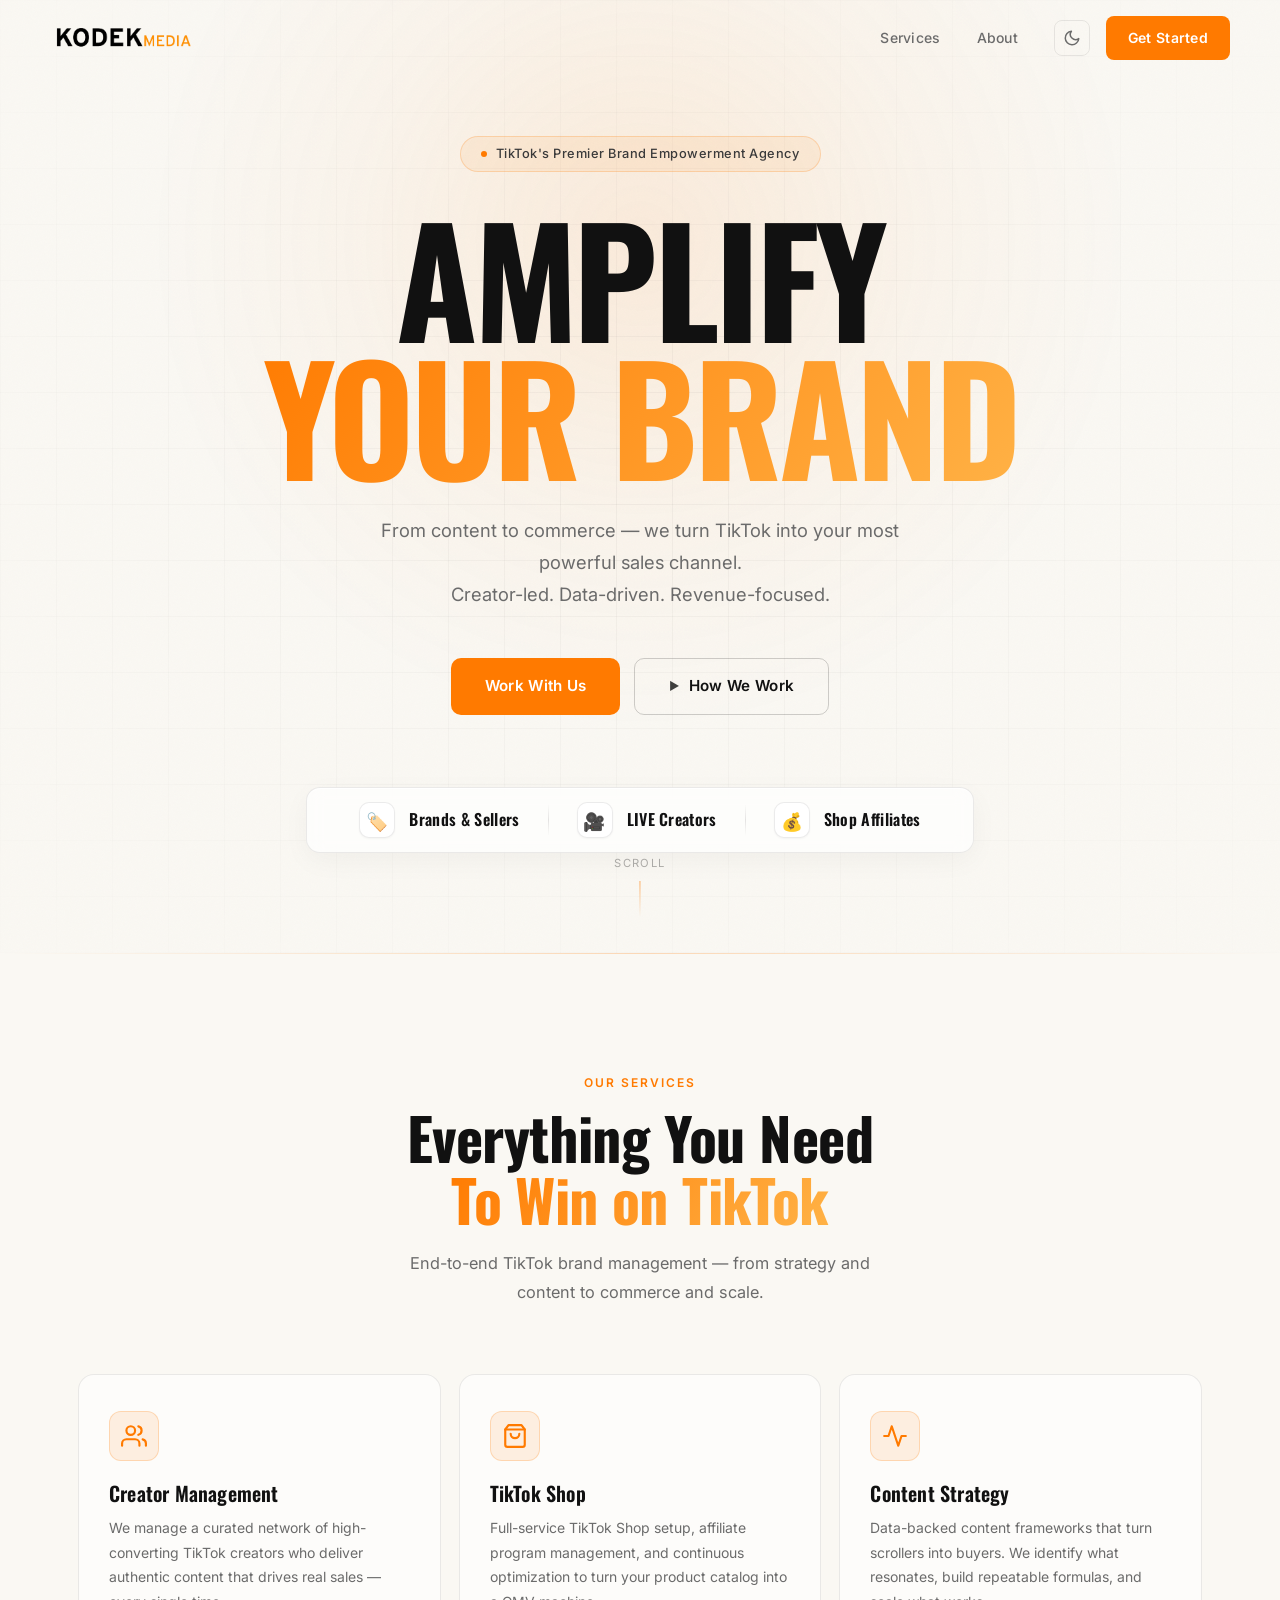
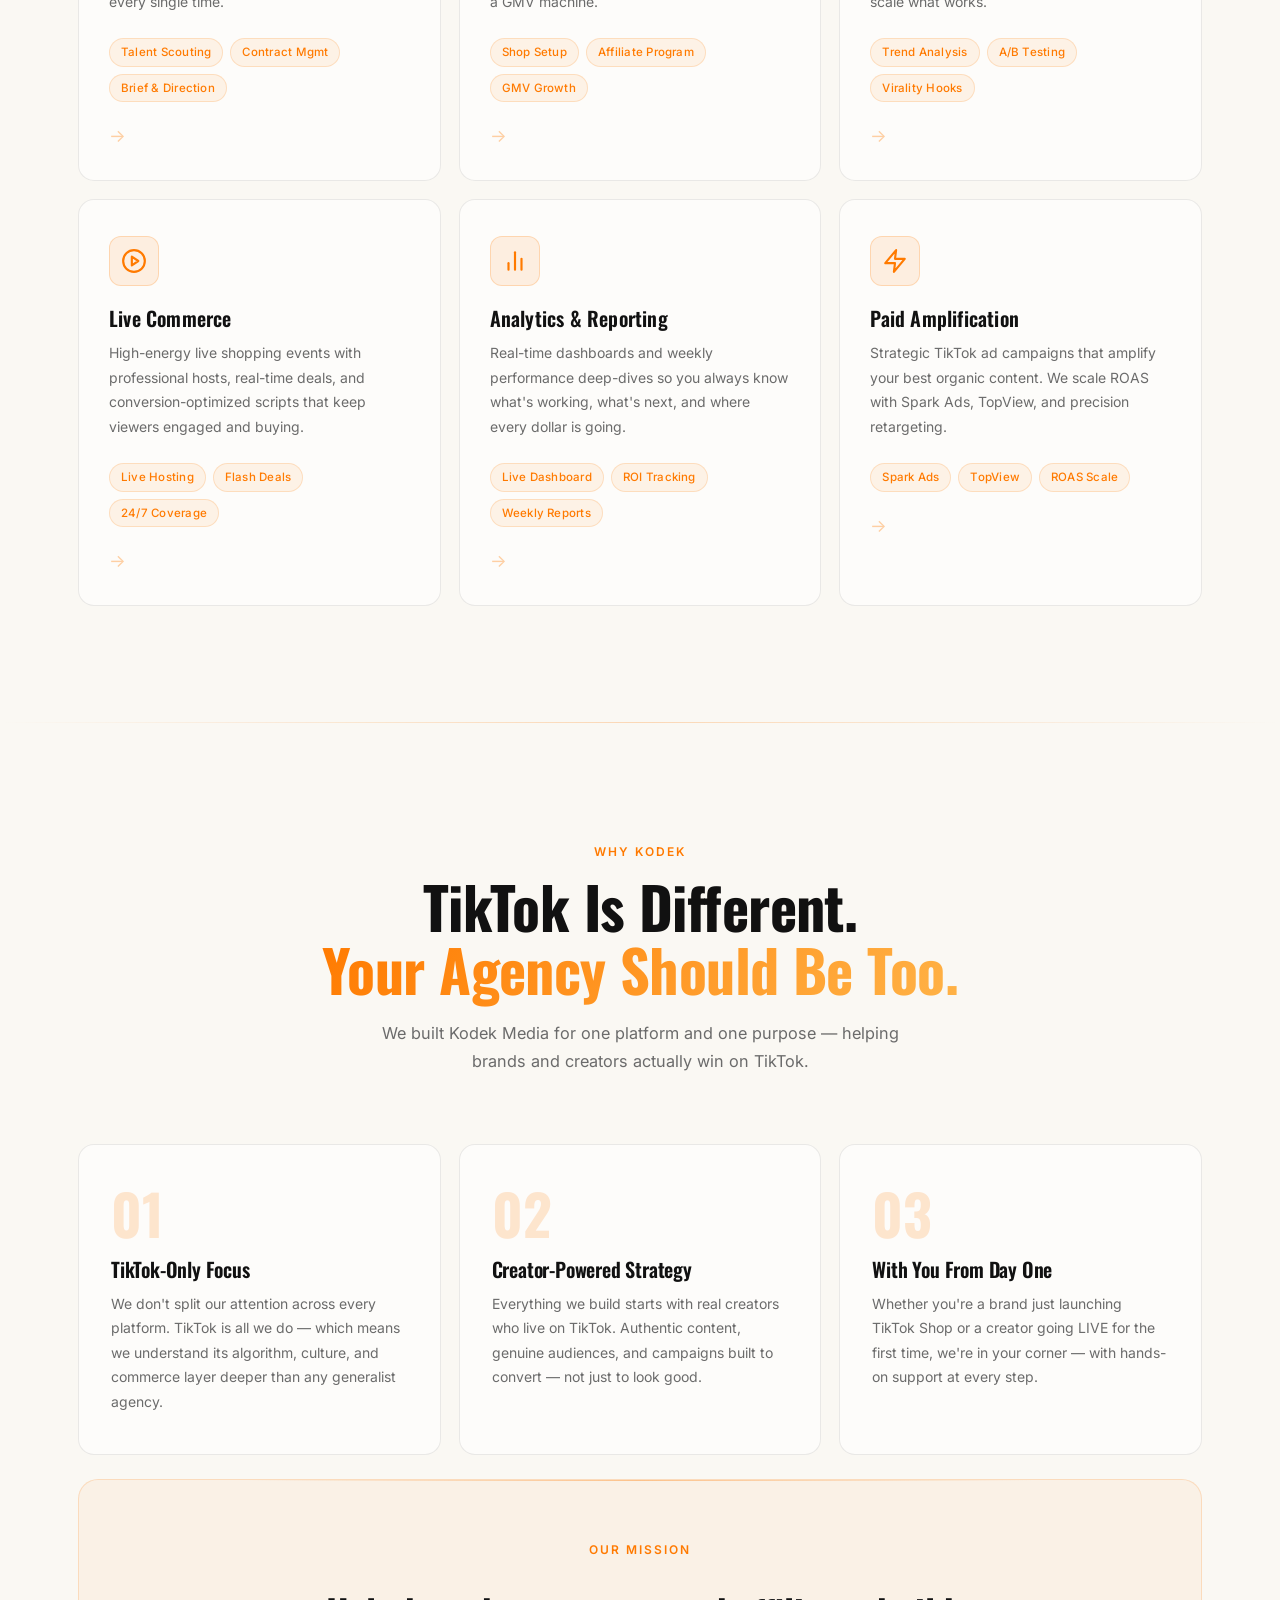
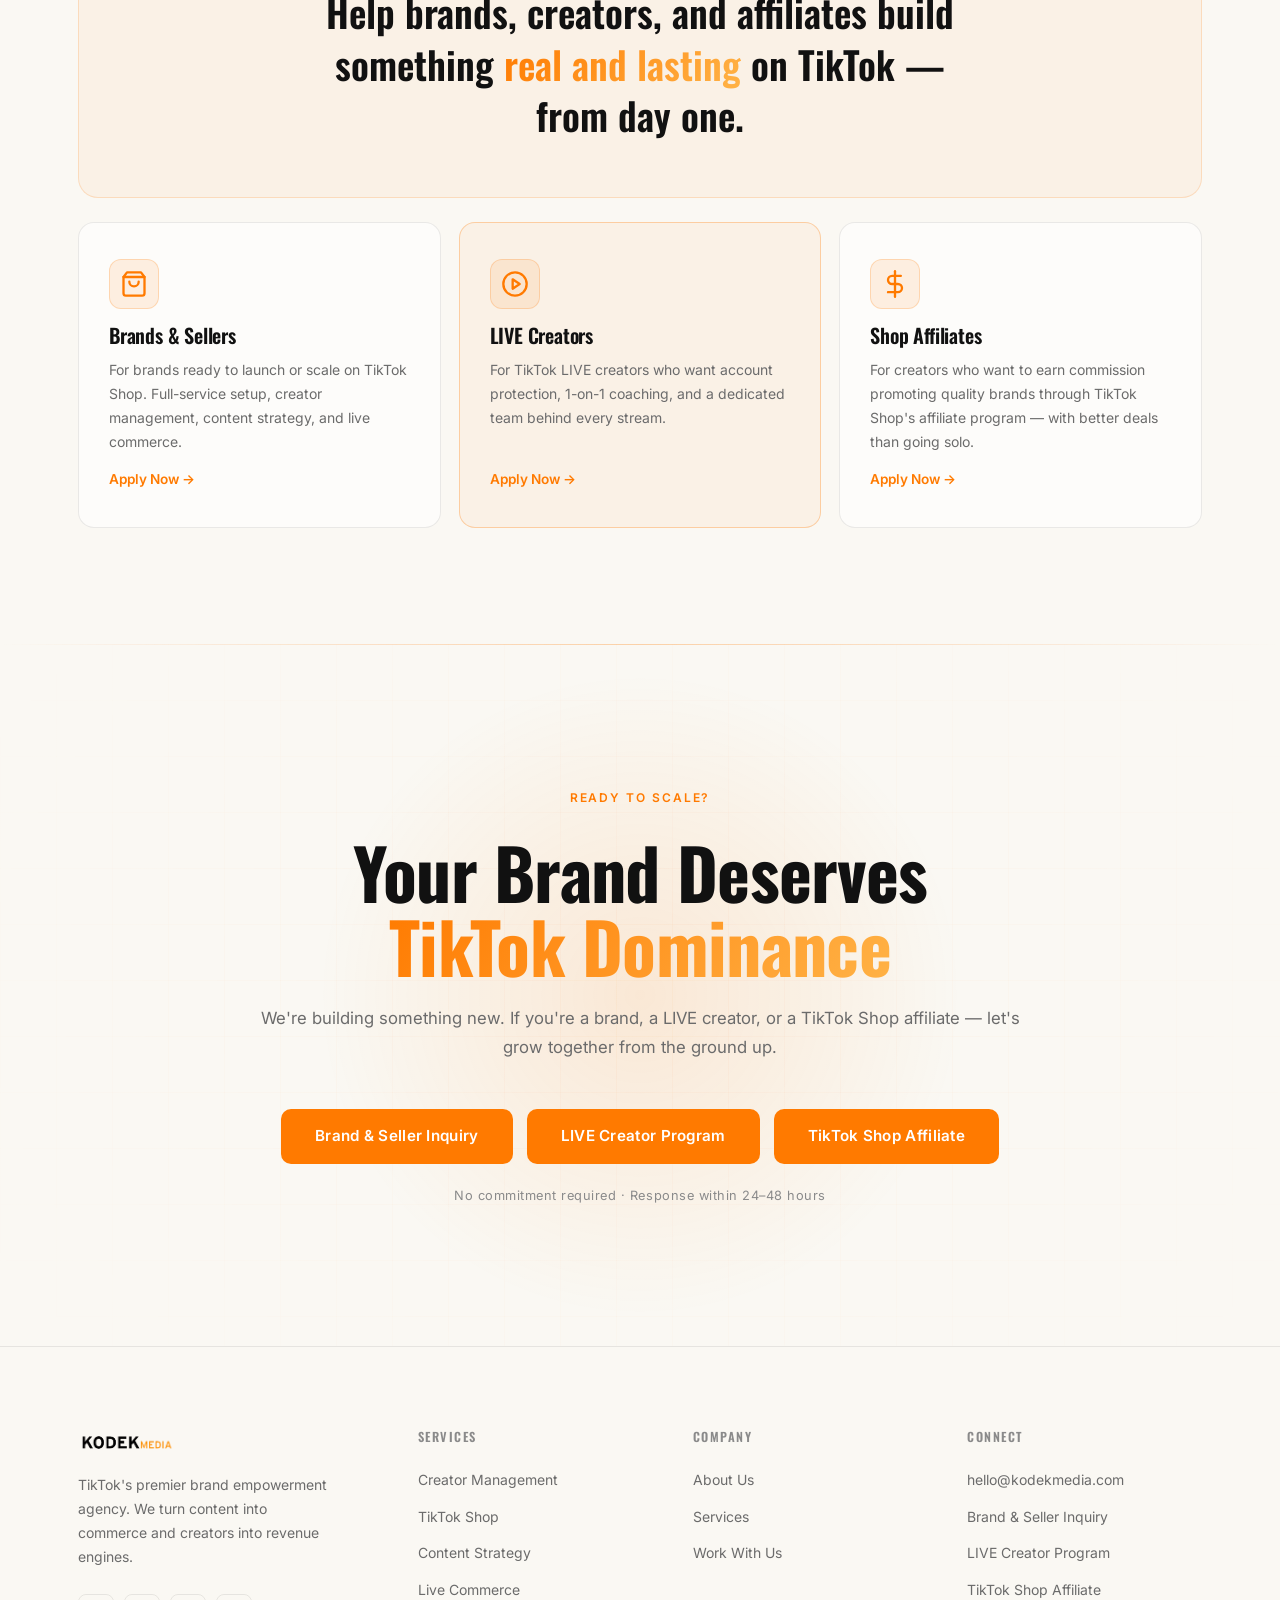
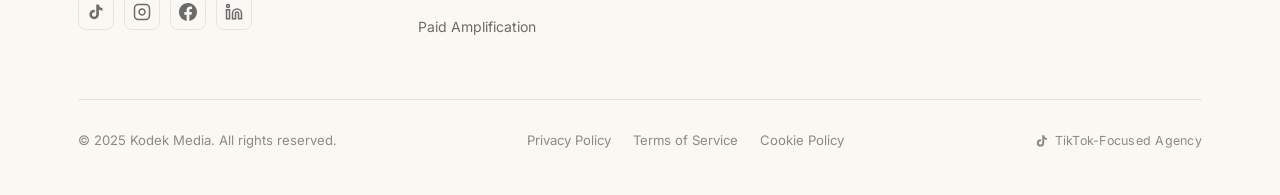
<file: index.html>
<!DOCTYPE html>
<html lang="en">
<head>
  <!-- Google tag (gtag.js) -->
  <script async src="https://www.googletagmanager.com/gtag/js?id=G-HCZ8CJ59QM"></script>
  <script>
    window.dataLayer = window.dataLayer || [];
    function gtag(){dataLayer.push(arguments);}
    gtag('js', new Date());
    gtag('config', 'G-HCZ8CJ59QM');
  </script>
  <meta charset="UTF-8" />
  <meta name="viewport" content="width=device-width, initial-scale=1.0" />
  <title>Kodek Media — TikTok Brand Empowerment</title>
  <link rel="preconnect" href="https://fonts.googleapis.com" />
  <link rel="preconnect" href="https://fonts.gstatic.com" crossorigin />
  <link href="https://fonts.googleapis.com/css2?family=Inter:wght@300;400;500;600;700;800;900&family=Oswald:wght@400;500;600;700&display=swap" rel="stylesheet" />
  <link rel="stylesheet" href="styles.css" />
  <link rel="stylesheet" href="theme-light.css" id="theme-light" />
  <script src="theme.js"></script>
  <link rel="icon" type="image/png" href="logo-icon.png" />
</head>
<body>

  <!-- ═══════════════════════ NAVBAR ═══════════════════════ -->
  <nav id="navbar">
    <div class="nav-container">
      <a href="#" class="logo-link">
        <img src="logo-wordmark.png" alt="Kodek Media" class="logo-img logo-wordmark" />
        <img src="logo-icon.png"     alt="Kodek Media" class="logo-img logo-icon-only" />
      </a>
      <ul class="nav-links">
        <li><a href="#services">Services</a></li>
        <li><a href="#about">About</a></li>
      </ul>
      <button class="theme-toggle" aria-label="Toggle theme">
        <svg class="icon-sun" viewBox="0 0 24 24" width="18" height="18" fill="none" stroke="currentColor" stroke-width="2" stroke-linecap="round" stroke-linejoin="round"><circle cx="12" cy="12" r="4"/><line x1="12" y1="2" x2="12" y2="4"/><line x1="12" y1="20" x2="12" y2="22"/><line x1="4.93" y1="4.93" x2="6.34" y2="6.34"/><line x1="17.66" y1="17.66" x2="19.07" y2="19.07"/><line x1="2" y1="12" x2="4" y2="12"/><line x1="20" y1="12" x2="22" y2="12"/><line x1="4.93" y1="19.07" x2="6.34" y2="17.66"/><line x1="17.66" y1="6.34" x2="19.07" y2="4.93"/></svg>
        <svg class="icon-moon" viewBox="0 0 24 24" width="18" height="18" fill="none" stroke="currentColor" stroke-width="2" stroke-linecap="round" stroke-linejoin="round"><path d="M21 12.79A9 9 0 1 1 11.21 3 7 7 0 0 0 21 12.79z"/></svg>
      </button>
      <a href="apply-brand.html" class="btn btn-primary nav-cta">Get Started</a>
      <button class="menu-toggle" id="menuToggle" aria-label="Toggle menu">
        <span></span><span></span><span></span>
      </button>
    </div>
  </nav>

  <!-- ═══════════════════════ MOBILE MENU ═══════════════════════ -->
  <div class="mobile-menu" id="mobileMenu">
    <ul>
      <li><a href="#services">Services</a></li>
      <li><a href="#about">About</a></li>
      <li><a href="#contact" class="btn btn-primary" style="display:inline-flex;margin-top:8px">Get Started</a></li>
    </ul>
  </div>

  <!-- ═══════════════════════ HERO ═══════════════════════ -->
  <section id="hero" class="hero">
    <div class="hero-glow"></div>
    <div class="hero-grid"></div>
    <div class="hero-noise"></div>

    <div class="hero-content">
      <div class="hero-badge animate-fade-up">
        <span class="badge-dot"></span>
        TikTok's Premier Brand Empowerment Agency
      </div>

      <h1 class="hero-title animate-fade-up delay-1">
        AMPLIFY<br />
        <span class="text-gradient">YOUR BRAND</span>
      </h1>

      <p class="hero-subtitle animate-fade-up delay-2">
        From content to commerce — we turn TikTok into your most powerful sales channel.<br />
        Creator-led. Data-driven. Revenue-focused.
      </p>

      <div class="hero-ctas animate-fade-up delay-3">
        <a href="#contact" class="btn btn-primary btn-large">Work With Us</a>
        <a href="#about" class="btn btn-ghost btn-large">
          <span class="btn-icon">▶</span>
          How We Work
        </a>
      </div>

      <div class="hero-pillars animate-fade-up delay-4">
        <div class="hero-pillar">
          <span class="pillar-icon">🏷️</span>
          <span>Brands &amp; Sellers</span>
        </div>
        <div class="pillar-divider"></div>
        <div class="hero-pillar">
          <span class="pillar-icon">🎥</span>
          <span>LIVE Creators</span>
        </div>
        <div class="pillar-divider"></div>
        <div class="hero-pillar">
          <span class="pillar-icon">💰</span>
          <span>Shop Affiliates</span>
        </div>
      </div>
    </div>

    <div class="scroll-indicator">
      <span class="scroll-text">Scroll</span>
      <div class="scroll-line"></div>
    </div>
  </section>


  <!-- ═══════════════════════ SERVICES ═══════════════════════ -->
  <section id="services" class="services">
    <div class="container">
      <div class="section-header">
        <span class="section-label animate-in">Our Services</span>
        <h2 class="section-title animate-in">
          Everything You Need<br />
          <span class="text-gradient">To Win on TikTok</span>
        </h2>
        <p class="section-desc animate-in">
          End-to-end TikTok brand management — from strategy and content to commerce and scale.
        </p>
      </div>

      <div class="services-grid">

        <div class="service-card animate-in">
          <div class="card-icon">
            <svg xmlns="http://www.w3.org/2000/svg" width="26" height="26" viewBox="0 0 24 24" fill="none" stroke="currentColor" stroke-width="2" stroke-linecap="round" stroke-linejoin="round">
              <path d="M17 21v-2a4 4 0 0 0-4-4H5a4 4 0 0 0-4 4v2"/><circle cx="9" cy="7" r="4"/>
              <path d="M23 21v-2a4 4 0 0 0-3-3.87"/><path d="M16 3.13a4 4 0 0 1 0 7.75"/>
            </svg>
          </div>
          <h3>Creator Management</h3>
          <p>We manage a curated network of high-converting TikTok creators who deliver authentic content that drives real sales — every single time.</p>
          <div class="card-tags">
            <span class="tag">Talent Scouting</span>
            <span class="tag">Contract Mgmt</span>
            <span class="tag">Brief &amp; Direction</span>
          </div>
          <div class="card-arrow">→</div>
        </div>

        <div class="service-card animate-in">
          <div class="card-icon">
            <svg xmlns="http://www.w3.org/2000/svg" width="26" height="26" viewBox="0 0 24 24" fill="none" stroke="currentColor" stroke-width="2" stroke-linecap="round" stroke-linejoin="round">
              <path d="M6 2L3 6v14a2 2 0 0 0 2 2h14a2 2 0 0 0 2-2V6l-3-4z"/>
              <line x1="3" y1="6" x2="21" y2="6"/>
              <path d="M16 10a4 4 0 0 1-8 0"/>
            </svg>
          </div>
          <h3>TikTok Shop</h3>
          <p>Full-service TikTok Shop setup, affiliate program management, and continuous optimization to turn your product catalog into a GMV machine.</p>
          <div class="card-tags">
            <span class="tag">Shop Setup</span>
            <span class="tag">Affiliate Program</span>
            <span class="tag">GMV Growth</span>
          </div>
          <div class="card-arrow">→</div>
        </div>

        <div class="service-card animate-in">
          <div class="card-icon">
            <svg xmlns="http://www.w3.org/2000/svg" width="26" height="26" viewBox="0 0 24 24" fill="none" stroke="currentColor" stroke-width="2" stroke-linecap="round" stroke-linejoin="round">
              <polyline points="22 12 18 12 15 21 9 3 6 12 2 12"/>
            </svg>
          </div>
          <h3>Content Strategy</h3>
          <p>Data-backed content frameworks that turn scrollers into buyers. We identify what resonates, build repeatable formulas, and scale what works.</p>
          <div class="card-tags">
            <span class="tag">Trend Analysis</span>
            <span class="tag">A/B Testing</span>
            <span class="tag">Virality Hooks</span>
          </div>
          <div class="card-arrow">→</div>
        </div>

        <div class="service-card animate-in">
          <div class="card-icon">
            <svg xmlns="http://www.w3.org/2000/svg" width="26" height="26" viewBox="0 0 24 24" fill="none" stroke="currentColor" stroke-width="2" stroke-linecap="round" stroke-linejoin="round">
              <circle cx="12" cy="12" r="10"/>
              <polygon points="10 8 16 12 10 16 10 8"/>
            </svg>
          </div>
          <h3>Live Commerce</h3>
          <p>High-energy live shopping events with professional hosts, real-time deals, and conversion-optimized scripts that keep viewers engaged and buying.</p>
          <div class="card-tags">
            <span class="tag">Live Hosting</span>
            <span class="tag">Flash Deals</span>
            <span class="tag">24/7 Coverage</span>
          </div>
          <div class="card-arrow">→</div>
        </div>

        <div class="service-card animate-in">
          <div class="card-icon">
            <svg xmlns="http://www.w3.org/2000/svg" width="26" height="26" viewBox="0 0 24 24" fill="none" stroke="currentColor" stroke-width="2" stroke-linecap="round" stroke-linejoin="round">
              <line x1="18" y1="20" x2="18" y2="10"/>
              <line x1="12" y1="20" x2="12" y2="4"/>
              <line x1="6" y1="20" x2="6" y2="14"/>
            </svg>
          </div>
          <h3>Analytics &amp; Reporting</h3>
          <p>Real-time dashboards and weekly performance deep-dives so you always know what's working, what's next, and where every dollar is going.</p>
          <div class="card-tags">
            <span class="tag">Live Dashboard</span>
            <span class="tag">ROI Tracking</span>
            <span class="tag">Weekly Reports</span>
          </div>
          <div class="card-arrow">→</div>
        </div>

        <div class="service-card animate-in">
          <div class="card-icon">
            <svg xmlns="http://www.w3.org/2000/svg" width="26" height="26" viewBox="0 0 24 24" fill="none" stroke="currentColor" stroke-width="2" stroke-linecap="round" stroke-linejoin="round">
              <polygon points="13 2 3 14 12 14 11 22 21 10 12 10 13 2"/>
            </svg>
          </div>
          <h3>Paid Amplification</h3>
          <p>Strategic TikTok ad campaigns that amplify your best organic content. We scale ROAS with Spark Ads, TopView, and precision retargeting.</p>
          <div class="card-tags">
            <span class="tag">Spark Ads</span>
            <span class="tag">TopView</span>
            <span class="tag">ROAS Scale</span>
          </div>
          <div class="card-arrow">→</div>
        </div>

      </div>
    </div>
  </section>

  <!-- ═══════════════════════ WHY KODEK ═══════════════════════ -->
  <section id="about" class="why-section">
    <div class="container">

      <div class="section-header">
        <span class="section-label animate-in">Why Kodek</span>
        <h2 class="section-title animate-in">
          TikTok Is Different.<br />
          <span class="text-gradient">Your Agency Should Be Too.</span>
        </h2>
        <p class="section-desc animate-in">
          We built Kodek Media for one platform and one purpose — helping brands and creators actually win on TikTok.
        </p>
      </div>

      <!-- 3 differentiators -->
      <div class="why-grid">
        <div class="why-card animate-in">
          <div class="why-number">01</div>
          <h3>TikTok-Only Focus</h3>
          <p>We don't split our attention across every platform. TikTok is all we do — which means we understand its algorithm, culture, and commerce layer deeper than any generalist agency.</p>
        </div>
        <div class="why-card animate-in">
          <div class="why-number">02</div>
          <h3>Creator-Powered Strategy</h3>
          <p>Everything we build starts with real creators who live on TikTok. Authentic content, genuine audiences, and campaigns built to convert — not just to look good.</p>
        </div>
        <div class="why-card animate-in">
          <div class="why-number">03</div>
          <h3>With You From Day One</h3>
          <p>Whether you're a brand just launching TikTok Shop or a creator going LIVE for the first time, we're in your corner — with hands-on support at every step.</p>
        </div>
      </div>

      <!-- Mission statement -->
      <div class="mission-block animate-in">
        <span class="section-label">Our Mission</span>
        <blockquote class="mission-quote">
          Help brands, creators, and affiliates build something
          <span class="text-gradient"> real and lasting</span> on TikTok — from day one.
        </blockquote>
      </div>

      <!-- 3 program cards -->
      <div class="program-grid">
        <a href="apply-brand.html" class="program-card animate-in">
          <div class="program-icon">
            <svg xmlns="http://www.w3.org/2000/svg" width="28" height="28" viewBox="0 0 24 24" fill="none" stroke="currentColor" stroke-width="2" stroke-linecap="round" stroke-linejoin="round"><path d="M6 2L3 6v14a2 2 0 0 0 2 2h14a2 2 0 0 0 2-2V6l-3-4z"/><line x1="3" y1="6" x2="21" y2="6"/><path d="M16 10a4 4 0 0 1-8 0"/></svg>
          </div>
          <h3>Brands &amp; Sellers</h3>
          <p>For brands ready to launch or scale on TikTok Shop. Full-service setup, creator management, content strategy, and live commerce.</p>
          <span class="program-cta">Apply Now →</span>
        </a>
        <a href="apply-creator.html" class="program-card featured animate-in">
          <div class="program-icon">
            <svg xmlns="http://www.w3.org/2000/svg" width="28" height="28" viewBox="0 0 24 24" fill="none" stroke="currentColor" stroke-width="2" stroke-linecap="round" stroke-linejoin="round"><circle cx="12" cy="12" r="10"/><polygon points="10 8 16 12 10 16 10 8"/></svg>
          </div>
          <h3>LIVE Creators</h3>
          <p>For TikTok LIVE creators who want account protection, 1-on-1 coaching, and a dedicated team behind every stream.</p>
          <span class="program-cta">Apply Now →</span>
        </a>
        <a href="apply-affiliate.html" class="program-card animate-in">
          <div class="program-icon">
            <svg xmlns="http://www.w3.org/2000/svg" width="28" height="28" viewBox="0 0 24 24" fill="none" stroke="currentColor" stroke-width="2" stroke-linecap="round" stroke-linejoin="round"><line x1="12" y1="1" x2="12" y2="23"/><path d="M17 5H9.5a3.5 3.5 0 0 0 0 7h5a3.5 3.5 0 0 1 0 7H6"/></svg>
          </div>
          <h3>Shop Affiliates</h3>
          <p>For creators who want to earn commission promoting quality brands through TikTok Shop's affiliate program — with better deals than going solo.</p>
          <span class="program-cta">Apply Now →</span>
        </a>
      </div>

    </div>
  </section>


  <!-- ═══════════════════════ CTA ═══════════════════════ -->
  <section id="contact" class="cta-section">
    <div class="cta-glow"></div>
    <div class="cta-grid"></div>
    <div class="container">
      <div class="cta-content animate-in">
        <span class="section-label">Ready to Scale?</span>
        <h2 class="cta-title">
          Your Brand Deserves<br />
          <span class="text-gradient">TikTok Dominance</span>
        </h2>
        <p class="cta-desc">We're building something new. If you're a brand, a LIVE creator, or a TikTok Shop affiliate — let's grow together from the ground up.</p>
        <div class="cta-buttons">
          <a href="apply-brand.html"     class="btn btn-primary btn-large">Brand &amp; Seller Inquiry</a>
          <a href="apply-creator.html"   class="btn btn-primary btn-large">LIVE Creator Program</a>
          <a href="apply-affiliate.html" class="btn btn-primary btn-large">TikTok Shop Affiliate</a>
        </div>
        <div class="cta-note">No commitment required · Response within 24–48 hours</div>
      </div>
    </div>
  </section>

  <!-- ═══════════════════════ FOOTER ═══════════════════════ -->
  <footer class="footer">
    <div class="container">
      <div class="footer-top">

        <div class="footer-brand">
          <img src="logo-wordmark.png" alt="Kodek Media" class="footer-logo-img" />
          <p class="footer-tagline">TikTok's premier brand empowerment agency. We turn content into commerce and creators into revenue engines.</p>
          <div class="footer-social">
            <a href="https://www.tiktok.com/@kodekmedia" target="_blank" class="social-link" aria-label="TikTok">
              <svg viewBox="0 0 24 24" fill="currentColor" width="18" height="18">
                <path d="M19.59 6.69a4.83 4.83 0 01-3.77-4.25V2h-3.45v13.67a2.89 2.89 0 01-2.88 2.5 2.89 2.89 0 01-2.89-2.89 2.89 2.89 0 012.89-2.89c.28 0 .54.04.79.1V9.01a6.27 6.27 0 00-.79-.05 6.34 6.34 0 00-6.34 6.34 6.34 6.34 0 006.34 6.34 6.34 6.34 0 006.33-6.34V8.65a8.18 8.18 0 004.79 1.53v-3.4a4.85 4.85 0 01-1.02-.09z"/>
              </svg>
            </a>
            <a href="https://www.instagram.com/kodekmedia" target="_blank" class="social-link" aria-label="Instagram">
              <svg viewBox="0 0 24 24" fill="none" stroke="currentColor" stroke-width="2" width="18" height="18">
                <rect x="2" y="2" width="20" height="20" rx="5" ry="5"/>
                <path d="M16 11.37A4 4 0 1 1 12.63 8 4 4 0 0 1 16 11.37z"/>
                <line x1="17.5" y1="6.5" x2="17.51" y2="6.5"/>
              </svg>
            </a>
            <a href="https://www.facebook.com/profile.php?id=61575314942605" target="_blank" class="social-link" aria-label="Facebook">
              <svg viewBox="0 0 24 24" fill="currentColor" width="18" height="18">
                <path d="M24 12.073c0-6.627-5.373-12-12-12s-12 5.373-12 12c0 5.99 4.388 10.954 10.125 11.854v-8.385H7.078v-3.47h3.047V9.43c0-3.007 1.792-4.669 4.533-4.669 1.312 0 2.686.235 2.686.235v2.953H15.83c-1.491 0-1.956.925-1.956 1.874v2.25h3.328l-.532 3.47h-2.796v8.385C19.612 23.027 24 18.062 24 12.073z"/>
              </svg>
            </a>
            <a href="https://www.linkedin.com/company/kodek-media/" target="_blank" class="social-link" aria-label="LinkedIn">
              <svg viewBox="0 0 24 24" fill="none" stroke="currentColor" stroke-width="2" width="18" height="18">
                <path d="M16 8a6 6 0 0 1 6 6v7h-4v-7a2 2 0 0 0-2-2 2 2 0 0 0-2 2v7h-4v-7a6 6 0 0 1 6-6z"/>
                <rect x="2" y="9" width="4" height="12"/><circle cx="4" cy="4" r="2"/>
              </svg>
            </a>
          </div>
        </div>

        <div class="footer-links">
          <div class="footer-col">
            <h4>Services</h4>
            <ul>
              <li><a href="#services">Creator Management</a></li>
              <li><a href="#services">TikTok Shop</a></li>
              <li><a href="#services">Content Strategy</a></li>
              <li><a href="#services">Live Commerce</a></li>
              <li><a href="#services">Paid Amplification</a></li>
            </ul>
          </div>
          <div class="footer-col">
            <h4>Company</h4>
            <ul>
              <li><a href="#about">About Us</a></li>
              <li><a href="#services">Services</a></li>
                    <li><a href="apply-brand.html">Work With Us</a></li>
            </ul>
          </div>
          <div class="footer-col">
            <h4>Connect</h4>
            <ul>
              <li><a href="mailto:hello@kodekmedia.com">hello@kodekmedia.com</a></li>
              <li><a href="apply-brand.html">Brand &amp; Seller Inquiry</a></li>
              <li><a href="apply-creator.html">LIVE Creator Program</a></li>
              <li><a href="apply-affiliate.html">TikTok Shop Affiliate</a></li>
            </ul>
          </div>
        </div>

      </div>

      <div class="footer-bottom">
        <p>© 2025 Kodek Media. All rights reserved.</p>
        <div class="footer-bottom-links">
          <a href="privacy-policy.html">Privacy Policy</a>
          <a href="terms-of-service.html">Terms of Service</a>
          <a href="terms-of-service.html#cookies">Cookie Policy</a>
        </div>
        <div class="tiktok-badge">
          <svg viewBox="0 0 24 24" fill="currentColor" width="14" height="14">
            <path d="M19.59 6.69a4.83 4.83 0 01-3.77-4.25V2h-3.45v13.67a2.89 2.89 0 01-2.88 2.5 2.89 2.89 0 01-2.89-2.89 2.89 2.89 0 012.89-2.89c.28 0 .54.04.79.1V9.01a6.27 6.27 0 00-.79-.05 6.34 6.34 0 00-6.34 6.34 6.34 6.34 0 006.34 6.34 6.34 6.34 0 006.33-6.34V8.65a8.18 8.18 0 004.79 1.53v-3.4a4.85 4.85 0 01-1.02-.09z"/>
          </svg>
          TikTok-Focused Agency
        </div>
      </div>

    </div>
  </footer>

  <script src="script.js"></script>
</body>
</html>
</file>
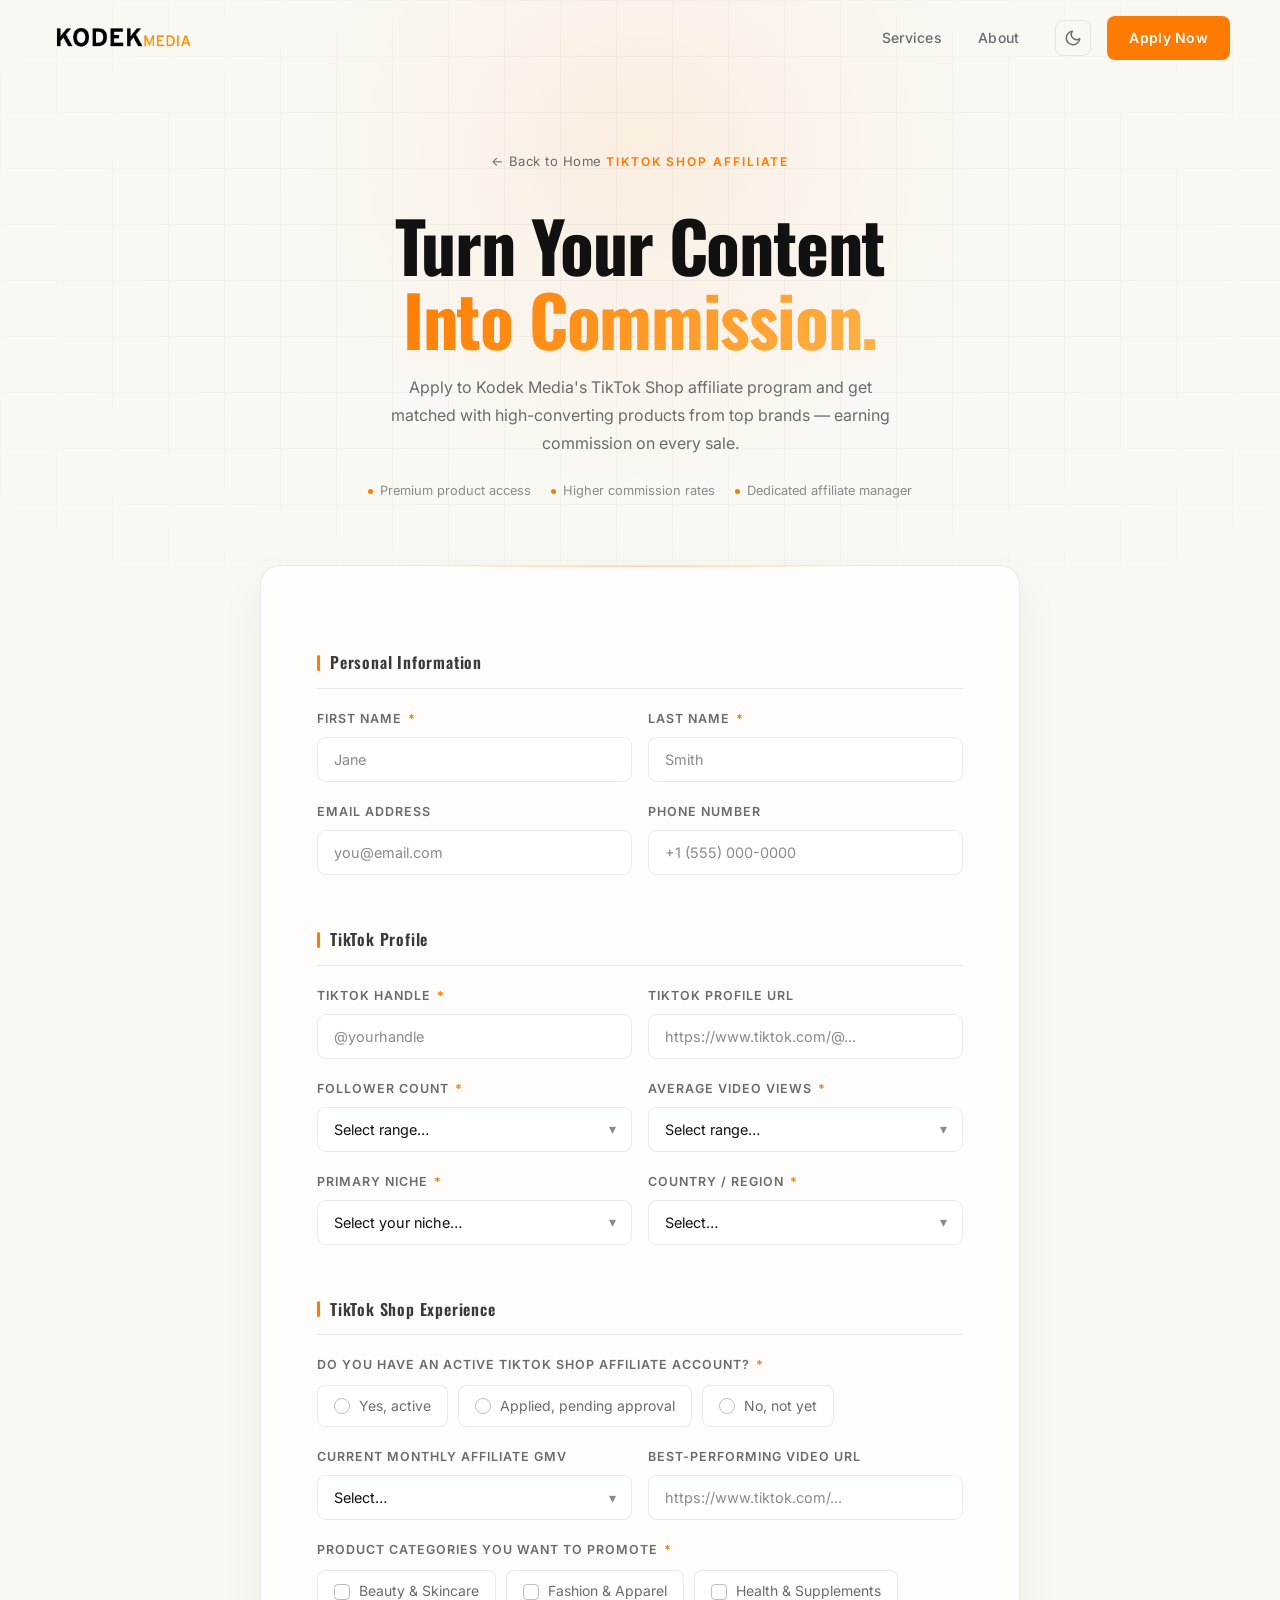
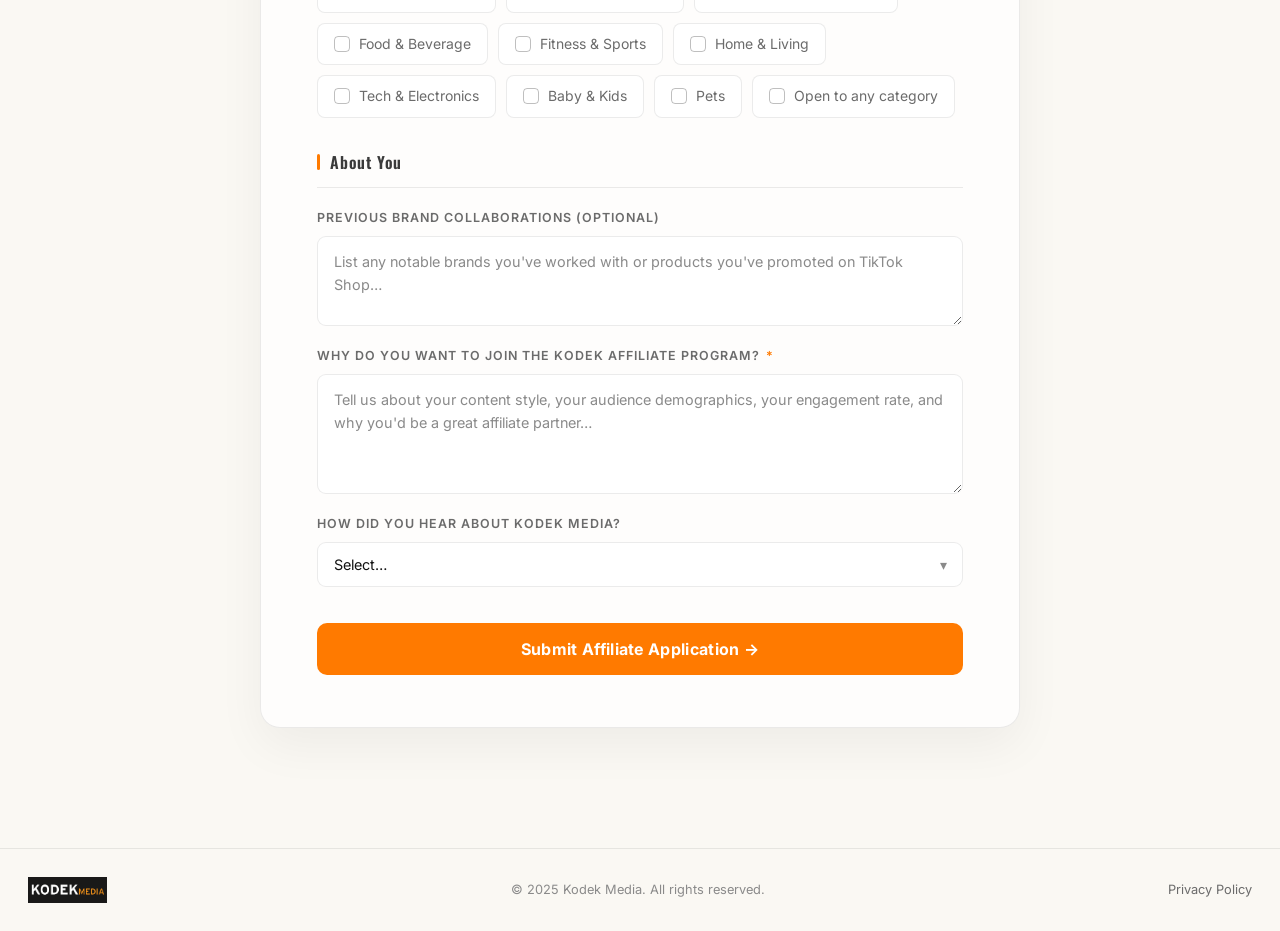
<file: apply-affiliate.html>
<!DOCTYPE html>
<html lang="en">
<head>
  <!-- Google tag (gtag.js) -->
  <script async src="https://www.googletagmanager.com/gtag/js?id=G-HCZ8CJ59QM"></script>
  <script>
    window.dataLayer = window.dataLayer || [];
    function gtag(){dataLayer.push(arguments);}
    gtag('js', new Date());
    gtag('config', 'G-HCZ8CJ59QM');
  </script>
  <meta charset="UTF-8" />
  <meta name="viewport" content="width=device-width, initial-scale=1.0" />
  <title>TikTok Shop Affiliate Application — Kodek Media</title>
  <link rel="preconnect" href="https://fonts.googleapis.com" />
  <link rel="preconnect" href="https://fonts.gstatic.com" crossorigin />
  <link href="https://fonts.googleapis.com/css2?family=Inter:wght@300;400;500;600;700;800;900&family=Oswald:wght@400;500;600;700&display=swap" rel="stylesheet" />
  <link rel="stylesheet" href="styles.css" />
  <link rel="stylesheet" href="forms.css" />
  <link rel="stylesheet" href="theme-light.css" id="theme-light" />
  <script src="theme.js"></script>
  <link rel="icon" type="image/png" href="logo-icon.png" />
  <script src="https://challenges.cloudflare.com/turnstile/v0/api.js" async defer></script>
</head>
<body>

  <!-- NAVBAR -->
  <nav id="navbar">
    <div class="nav-container">
      <a href="index.html" class="logo-link">
        <img src="logo-wordmark.png" alt="Kodek Media" class="logo-img logo-wordmark" />
        <img src="logo-icon.png"     alt="Kodek Media" class="logo-img logo-icon-only" />
      </a>
      <ul class="nav-links">
        <li><a href="index.html#services">Services</a></li>
        <li><a href="index.html#about">About</a></li>
      </ul>
      <button class="theme-toggle" aria-label="Toggle theme">
        <svg class="icon-sun" viewBox="0 0 24 24" width="18" height="18" fill="none" stroke="currentColor" stroke-width="2" stroke-linecap="round" stroke-linejoin="round"><circle cx="12" cy="12" r="4"/><line x1="12" y1="2" x2="12" y2="4"/><line x1="12" y1="20" x2="12" y2="22"/><line x1="4.93" y1="4.93" x2="6.34" y2="6.34"/><line x1="17.66" y1="17.66" x2="19.07" y2="19.07"/><line x1="2" y1="12" x2="4" y2="12"/><line x1="20" y1="12" x2="22" y2="12"/><line x1="4.93" y1="19.07" x2="6.34" y2="17.66"/><line x1="17.66" y1="6.34" x2="19.07" y2="4.93"/></svg>
        <svg class="icon-moon" viewBox="0 0 24 24" width="18" height="18" fill="none" stroke="currentColor" stroke-width="2" stroke-linecap="round" stroke-linejoin="round"><path d="M21 12.79A9 9 0 1 1 11.21 3 7 7 0 0 0 21 12.79z"/></svg>
      </button>
      <a href="apply-affiliate.html" class="btn btn-primary nav-cta">Apply Now</a>
      <button class="menu-toggle" id="menuToggle" aria-label="Toggle menu">
        <span></span><span></span><span></span>
      </button>
    </div>
  </nav>

  <!-- MOBILE MENU -->
  <div class="mobile-menu" id="mobileMenu">
    <ul>
      <li><a href="index.html#services">Services</a></li>
    </ul>
  </div>

  <!-- HERO -->
  <section class="form-hero">
    <div class="form-hero-glow"></div>
    <div class="form-hero-grid"></div>
    <div class="form-hero-inner">
      <a href="index.html" class="form-back">← Back to Home</a>
      <span class="section-label">TikTok Shop Affiliate</span>
      <h1 class="form-title">Turn Your Content<br /><span class="text-gradient">Into Commission.</span></h1>
      <p class="form-subtitle">Apply to Kodek Media's TikTok Shop affiliate program and get matched with high-converting products from top brands — earning commission on every sale.</p>
      <div class="form-meta">
        <div class="form-meta-item"><span class="form-meta-dot"></span> Premium product access</div>
        <div class="form-meta-item"><span class="form-meta-dot"></span> Higher commission rates</div>
        <div class="form-meta-item"><span class="form-meta-dot"></span> Dedicated affiliate manager</div>
      </div>
    </div>
  </section>

  <!-- FORM -->
  <section class="form-section">
    <div class="form-card">

      <form id="affiliateForm" novalidate>

        <!-- Honeypot — hidden from humans, catches bots -->
        <div class="form-hp" aria-hidden="true">
          <label for="company_url">Leave this blank</label>
          <input type="text" id="company_url" name="company_url" tabindex="-1" autocomplete="off" />
        </div>

        <div class="form-section-title">Personal Information</div>

        <div class="form-row">
          <div class="form-group">
            <label class="form-label" for="firstName">First Name <span class="required">*</span></label>
            <input class="form-input" type="text" id="firstName" name="firstName" placeholder="Jane" required />
            <span class="form-error-msg">Please enter your first name.</span>
          </div>
          <div class="form-group">
            <label class="form-label" for="lastName">Last Name <span class="required">*</span></label>
            <input class="form-input" type="text" id="lastName" name="lastName" placeholder="Smith" required />
            <span class="form-error-msg">Please enter your last name.</span>
          </div>
        </div>

        <div class="form-row">
          <div class="form-group">
            <label class="form-label" for="email">Email Address</label>
            <input class="form-input" type="email" id="email" name="email" placeholder="you@email.com" />
            <span class="form-error-msg">Please enter a valid email.</span>
          </div>
          <div class="form-group">
            <label class="form-label" for="phone">Phone Number</label>
            <input class="form-input" type="tel" id="phone" name="phone" placeholder="+1 (555) 000-0000" />
          </div>
        </div>

        <div class="form-section-title">TikTok Profile</div>

        <div class="form-row">
          <div class="form-group">
            <label class="form-label" for="tiktokHandle">TikTok Handle <span class="required">*</span></label>
            <input class="form-input" type="text" id="tiktokHandle" name="tiktokHandle" placeholder="@yourhandle" required />
            <span class="form-error-msg">Please enter your TikTok handle.</span>
          </div>
          <div class="form-group">
            <label class="form-label" for="tiktokProfile">TikTok Profile URL</label>
            <input class="form-input" type="url" id="tiktokProfile" name="tiktokProfile" placeholder="https://www.tiktok.com/@..." />
            <span class="form-error-msg">Please enter your TikTok profile URL.</span>
          </div>
        </div>

        <div class="form-row">
          <div class="form-group">
            <label class="form-label" for="followers">Follower Count <span class="required">*</span></label>
            <div class="form-select-wrap">
              <select class="form-select" id="followers" name="followers" required>
                <option value="" disabled selected>Select range…</option>
                <option>Under 5,000</option>
                <option>5,000 – 10,000</option>
                <option>10,000 – 50,000</option>
                <option>50,000 – 100,000</option>
                <option>100,000 – 500,000</option>
                <option>500,000+</option>
              </select>
            </div>
            <span class="form-error-msg">Please select your follower count.</span>
          </div>
          <div class="form-group">
            <label class="form-label" for="avgViews">Average Video Views <span class="required">*</span></label>
            <div class="form-select-wrap">
              <select class="form-select" id="avgViews" name="avgViews" required>
                <option value="" disabled selected>Select range…</option>
                <option>Under 10,000</option>
                <option>10,000 – 50,000</option>
                <option>50,000 – 200,000</option>
                <option>200,000 – 1M</option>
                <option>1M – 5M</option>
                <option>5M+</option>
              </select>
            </div>
            <span class="form-error-msg">Please select your average views.</span>
          </div>
        </div>

        <div class="form-row">
          <div class="form-group">
            <label class="form-label" for="niche">Primary Niche <span class="required">*</span></label>
            <div class="form-select-wrap">
              <select class="form-select" id="niche" name="niche" required>
                <option value="" disabled selected>Select your niche…</option>
                <option>Beauty &amp; Skincare</option>
                <option>Fashion &amp; Style</option>
                <option>Health &amp; Wellness</option>
                <option>Fitness &amp; Sport</option>
                <option>Food &amp; Cooking</option>
                <option>Lifestyle &amp; Vlogs</option>
                <option>Tech &amp; Gadgets</option>
                <option>Gaming</option>
                <option>Finance &amp; Business</option>
                <option>Parenting &amp; Family</option>
                <option>Travel</option>
                <option>Comedy &amp; Entertainment</option>
                <option>Other</option>
              </select>
            </div>
            <span class="form-error-msg">Please select your niche.</span>
          </div>
          <div class="form-group">
            <label class="form-label" for="country">Country / Region <span class="required">*</span></label>
            <div class="form-select-wrap">
              <select class="form-select" id="country" name="country" required>
                <option value="" disabled selected>Select…</option>
                <option>United States</option>
                <option>United Kingdom</option>
                <option>Canada</option>
                <option>Australia</option>
                <option>Germany</option>
                <option>France</option>
                <option>Other</option>
              </select>
            </div>
            <span class="form-error-msg">Please select your country.</span>
          </div>
        </div>

        <div class="form-section-title">TikTok Shop Experience</div>

        <div class="form-group">
          <label class="form-label">Do You Have an Active TikTok Shop Affiliate Account? <span class="required">*</span></label>
          <div class="form-radio-group">
            <label class="form-radio-label"><input type="radio" name="hasShop" value="yes" required /> Yes, active</label>
            <label class="form-radio-label"><input type="radio" name="hasShop" value="pending" /> Applied, pending approval</label>
            <label class="form-radio-label"><input type="radio" name="hasShop" value="no" /> No, not yet</label>
          </div>
        </div>

        <div class="form-row">
          <div class="form-group">
            <label class="form-label" for="currentGmv">Current Monthly Affiliate GMV</label>
            <div class="form-select-wrap">
              <select class="form-select" id="currentGmv" name="currentGmv">
                <option value="" disabled selected>Select…</option>
                <option>N/A — no shop yet</option>
                <option>Under $1,000</option>
                <option>$1,000 – $5,000</option>
                <option>$5,000 – $20,000</option>
                <option>$20,000 – $50,000</option>
                <option>$50,000 – $100,000</option>
                <option>$100,000+</option>
              </select>
            </div>
          </div>
          <div class="form-group">
            <label class="form-label" for="videosSample">Best-Performing Video URL</label>
            <input class="form-input" type="url" id="videosSample" name="videosSample" placeholder="https://www.tiktok.com/..." />
          </div>
        </div>

        <div class="form-group">
          <label class="form-label">Product Categories You Want to Promote <span class="required">*</span></label>
          <div class="form-check-group">
            <label class="form-check-label"><input type="checkbox" name="categories" value="Beauty" /> Beauty &amp; Skincare</label>
            <label class="form-check-label"><input type="checkbox" name="categories" value="Fashion" /> Fashion &amp; Apparel</label>
            <label class="form-check-label"><input type="checkbox" name="categories" value="Health" /> Health &amp; Supplements</label>
            <label class="form-check-label"><input type="checkbox" name="categories" value="Food" /> Food &amp; Beverage</label>
            <label class="form-check-label"><input type="checkbox" name="categories" value="Fitness" /> Fitness &amp; Sports</label>
            <label class="form-check-label"><input type="checkbox" name="categories" value="Home" /> Home &amp; Living</label>
            <label class="form-check-label"><input type="checkbox" name="categories" value="Tech" /> Tech &amp; Electronics</label>
            <label class="form-check-label"><input type="checkbox" name="categories" value="Baby" /> Baby &amp; Kids</label>
            <label class="form-check-label"><input type="checkbox" name="categories" value="Pets" /> Pets</label>
            <label class="form-check-label"><input type="checkbox" name="categories" value="Any" /> Open to any category</label>
          </div>
        </div>

        <div class="form-section-title">About You</div>

        <div class="form-group">
          <label class="form-label" for="prevCollab">Previous Brand Collaborations (Optional)</label>
          <textarea class="form-textarea" id="prevCollab" name="prevCollab" placeholder="List any notable brands you've worked with or products you've promoted on TikTok Shop…" style="min-height:90px"></textarea>
        </div>

        <div class="form-group">
          <label class="form-label" for="whyJoin">Why Do You Want to Join the Kodek Affiliate Program? <span class="required">*</span></label>
          <textarea class="form-textarea" id="whyJoin" name="whyJoin" placeholder="Tell us about your content style, your audience demographics, your engagement rate, and why you'd be a great affiliate partner…" required></textarea>
          <span class="form-error-msg">Please tell us why you want to join.</span>
        </div>

        <div class="form-group">
          <label class="form-label" for="heardFrom">How Did You Hear About Kodek Media?</label>
          <div class="form-select-wrap">
            <select class="form-select" id="heardFrom" name="heardFrom">
              <option value="" disabled selected>Select…</option>
              <option>TikTok</option>
              <option>Instagram</option>
              <option>Google Search</option>
              <option>Referral from a creator</option>
              <option>Referral from a brand</option>
              <option>LinkedIn</option>
              <option>Other</option>
            </select>
          </div>
        </div>

        <div class="turnstile-wrap">
          <div class="cf-turnstile" data-sitekey="0x4AAAAAAC9mZPhq9n-aTmN4" data-theme="dark"></div>
        </div>

        <button type="submit" class="form-submit" id="submitBtn">
          Submit Affiliate Application →
        </button>

      </form>

      <!-- Success -->
      <div class="form-success" id="formSuccess">
        <div class="success-icon">✓</div>
        <h3 class="success-title">Application Received!</h3>
        <p class="success-desc">Thanks for applying to the Kodek affiliate program. Our team reviews applications weekly and will reach out within 3–5 business days with next steps.</p>
        <a href="index.html" class="btn btn-primary btn-large">Back to Home</a>
      </div>

    </div>
  </section>

  <!-- SLIM FOOTER -->
  <footer class="form-footer">
    <img src="logo-wordmark.png" alt="Kodek Media" class="form-footer-logo" />
    <span class="form-footer-copy">© 2025 Kodek Media. All rights reserved.</span>
    <a href="index.html" class="form-footer-link">Privacy Policy</a>
  </footer>

  <script src="scripts/form-handler.js"></script>
  <script src="script.js"></script>
</body>
</html>
</file>
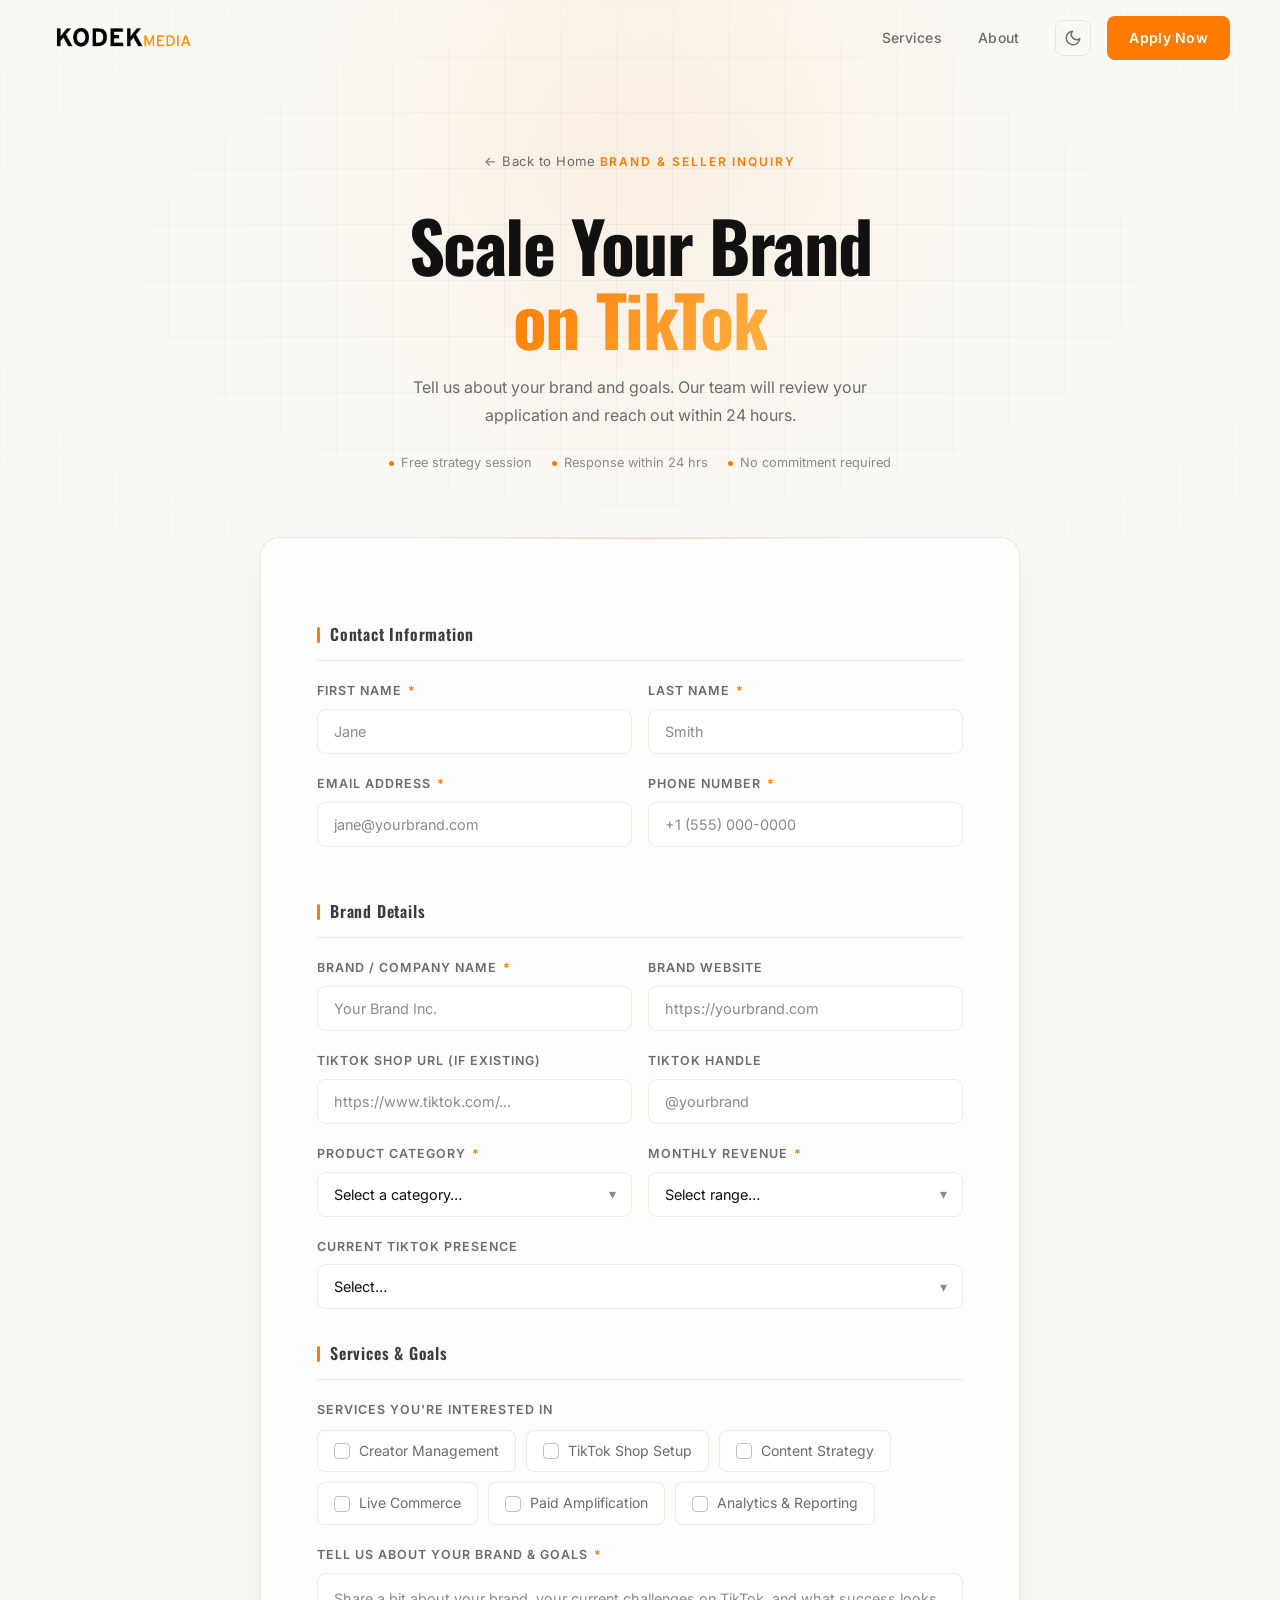
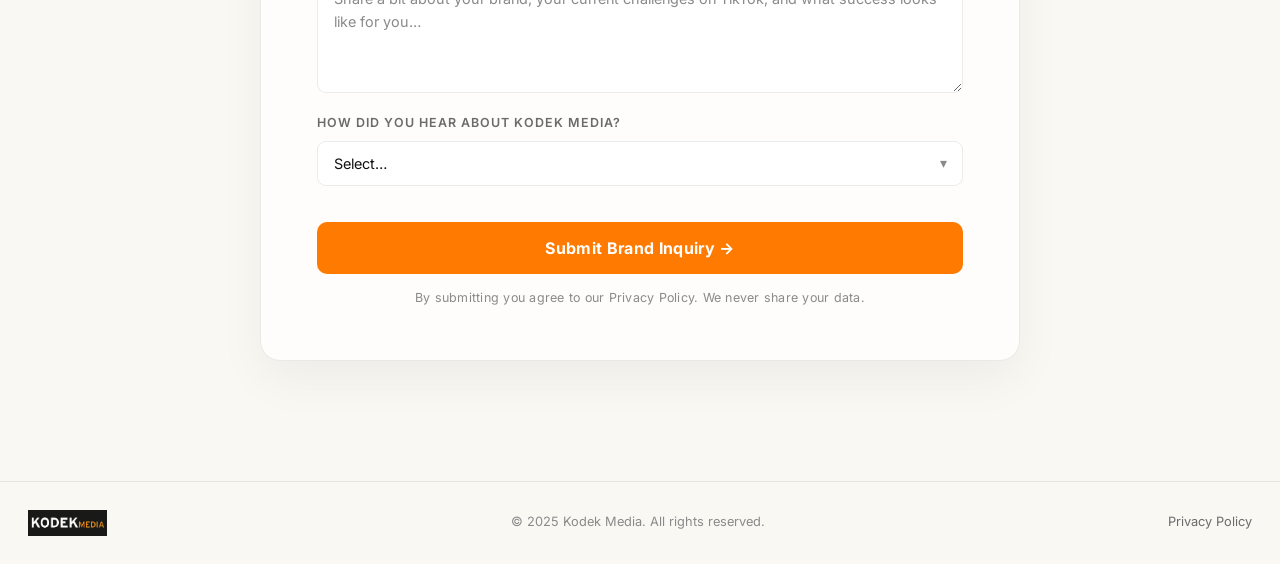
<file: apply-brand.html>
<!DOCTYPE html>
<html lang="en">
<head>
  <!-- Google tag (gtag.js) -->
  <script async src="https://www.googletagmanager.com/gtag/js?id=G-HCZ8CJ59QM"></script>
  <script>
    window.dataLayer = window.dataLayer || [];
    function gtag(){dataLayer.push(arguments);}
    gtag('js', new Date());
    gtag('config', 'G-HCZ8CJ59QM');
  </script>
  <meta charset="UTF-8" />
  <meta name="viewport" content="width=device-width, initial-scale=1.0" />
  <title>Brand & Seller Inquiry — Kodek Media</title>
  <link rel="preconnect" href="https://fonts.googleapis.com" />
  <link rel="preconnect" href="https://fonts.gstatic.com" crossorigin />
  <link href="https://fonts.googleapis.com/css2?family=Inter:wght@300;400;500;600;700;800;900&family=Oswald:wght@400;500;600;700&display=swap" rel="stylesheet" />
  <link rel="stylesheet" href="styles.css" />
  <link rel="stylesheet" href="forms.css" />
  <link rel="stylesheet" href="theme-light.css" id="theme-light" />
  <script src="theme.js"></script>
  <link rel="icon" type="image/png" href="logo-icon.png" />
  <script src="https://challenges.cloudflare.com/turnstile/v0/api.js" async defer></script>
</head>
<body>

  <!-- NAVBAR -->
  <nav id="navbar">
    <div class="nav-container">
      <a href="index.html" class="logo-link">
        <img src="logo-wordmark.png" alt="Kodek Media" class="logo-img logo-wordmark" />
        <img src="logo-icon.png"     alt="Kodek Media" class="logo-img logo-icon-only" />
      </a>
      <ul class="nav-links">
        <li><a href="index.html#services">Services</a></li>
        <li><a href="index.html#about">About</a></li>
      </ul>
      <button class="theme-toggle" aria-label="Toggle theme">
        <svg class="icon-sun" viewBox="0 0 24 24" width="18" height="18" fill="none" stroke="currentColor" stroke-width="2" stroke-linecap="round" stroke-linejoin="round"><circle cx="12" cy="12" r="4"/><line x1="12" y1="2" x2="12" y2="4"/><line x1="12" y1="20" x2="12" y2="22"/><line x1="4.93" y1="4.93" x2="6.34" y2="6.34"/><line x1="17.66" y1="17.66" x2="19.07" y2="19.07"/><line x1="2" y1="12" x2="4" y2="12"/><line x1="20" y1="12" x2="22" y2="12"/><line x1="4.93" y1="19.07" x2="6.34" y2="17.66"/><line x1="17.66" y1="6.34" x2="19.07" y2="4.93"/></svg>
        <svg class="icon-moon" viewBox="0 0 24 24" width="18" height="18" fill="none" stroke="currentColor" stroke-width="2" stroke-linecap="round" stroke-linejoin="round"><path d="M21 12.79A9 9 0 1 1 11.21 3 7 7 0 0 0 21 12.79z"/></svg>
      </button>
      <a href="apply-brand.html" class="btn btn-primary nav-cta">Apply Now</a>
      <button class="menu-toggle" id="menuToggle" aria-label="Toggle menu">
        <span></span><span></span><span></span>
      </button>
    </div>
  </nav>

  <!-- MOBILE MENU -->
  <div class="mobile-menu" id="mobileMenu">
    <ul>
      <li><a href="index.html#services">Services</a></li>
    </ul>
  </div>

  <!-- HERO -->
  <section class="form-hero">
    <div class="form-hero-glow"></div>
    <div class="form-hero-grid"></div>
    <div class="form-hero-inner">
      <a href="index.html" class="form-back">← Back to Home</a>
      <span class="section-label">Brand &amp; Seller Inquiry</span>
      <h1 class="form-title">Scale Your Brand<br /><span class="text-gradient">on TikTok</span></h1>
      <p class="form-subtitle">Tell us about your brand and goals. Our team will review your application and reach out within 24 hours.</p>
      <div class="form-meta">
        <div class="form-meta-item"><span class="form-meta-dot"></span> Free strategy session</div>
        <div class="form-meta-item"><span class="form-meta-dot"></span> Response within 24 hrs</div>
        <div class="form-meta-item"><span class="form-meta-dot"></span> No commitment required</div>
      </div>
    </div>
  </section>

  <!-- FORM -->
  <section class="form-section">
    <div class="form-card">

      <!-- ─── The actual form ─────────────────────── -->
      <form id="brandForm" novalidate>

        <!-- Honeypot — hidden from humans, catches bots -->
        <div class="form-hp" aria-hidden="true">
          <label for="company_url">Leave this blank</label>
          <input type="text" id="company_url" name="company_url" tabindex="-1" autocomplete="off" />
        </div>

        <div class="form-section-title">Contact Information</div>

        <div class="form-row">
          <div class="form-group">
            <label class="form-label" for="firstName">First Name <span class="required">*</span></label>
            <input class="form-input" type="text" id="firstName" name="firstName" placeholder="Jane" required />
            <span class="form-error-msg">Please enter your first name.</span>
          </div>
          <div class="form-group">
            <label class="form-label" for="lastName">Last Name <span class="required">*</span></label>
            <input class="form-input" type="text" id="lastName" name="lastName" placeholder="Smith" required />
            <span class="form-error-msg">Please enter your last name.</span>
          </div>
        </div>

        <div class="form-row">
          <div class="form-group">
            <label class="form-label" for="email">Email Address <span class="required">*</span></label>
            <input class="form-input" type="email" id="email" name="email" placeholder="jane@yourbrand.com" required />
            <span class="form-error-msg">Please enter a valid email.</span>
          </div>
          <div class="form-group">
            <label class="form-label" for="phone">Phone Number <span class="required">*</span></label>
            <input class="form-input" type="tel" id="phone" name="phone" placeholder="+1 (555) 000-0000" required />
            <span class="form-error-msg">Please enter your phone number.</span>
          </div>
        </div>

        <div class="form-section-title">Brand Details</div>

        <div class="form-row">
          <div class="form-group">
            <label class="form-label" for="brandName">Brand / Company Name <span class="required">*</span></label>
            <input class="form-input" type="text" id="brandName" name="brandName" placeholder="Your Brand Inc." required />
            <span class="form-error-msg">Please enter your brand name.</span>
          </div>
          <div class="form-group">
            <label class="form-label" for="website">Brand Website</label>
            <input class="form-input" type="url" id="website" name="website" placeholder="https://yourbrand.com" />
          </div>
        </div>

        <div class="form-row">
          <div class="form-group">
            <label class="form-label" for="tiktokShop">TikTok Shop URL (if existing)</label>
            <input class="form-input" type="url" id="tiktokShop" name="tiktokShop" placeholder="https://www.tiktok.com/..." />
          </div>
          <div class="form-group">
            <label class="form-label" for="tiktokHandle">TikTok Handle</label>
            <input class="form-input" type="text" id="tiktokHandle" name="tiktokHandle" placeholder="@yourbrand" />
          </div>
        </div>

        <div class="form-row">
          <div class="form-group">
            <label class="form-label" for="category">Product Category <span class="required">*</span></label>
            <div class="form-select-wrap">
              <select class="form-select" id="category" name="category" required>
                <option value="" disabled selected>Select a category…</option>
                <option>Beauty &amp; Skincare</option>
                <option>Fashion &amp; Apparel</option>
                <option>Health &amp; Wellness</option>
                <option>Food &amp; Beverage</option>
                <option>Electronics &amp; Tech</option>
                <option>Home &amp; Living</option>
                <option>Fitness &amp; Sports</option>
                <option>Baby &amp; Kids</option>
                <option>Pets</option>
                <option>Other</option>
              </select>
            </div>
            <span class="form-error-msg">Please select a product category.</span>
          </div>
          <div class="form-group">
            <label class="form-label" for="revenue">Monthly Revenue <span class="required">*</span></label>
            <div class="form-select-wrap">
              <select class="form-select" id="revenue" name="revenue" required>
                <option value="" disabled selected>Select range…</option>
                <option>Under $10,000</option>
                <option>$10,000 – $50,000</option>
                <option>$50,000 – $100,000</option>
                <option>$100,000 – $500,000</option>
                <option>$500,000 – $1M</option>
                <option>$1M+</option>
              </select>
            </div>
            <span class="form-error-msg">Please select your revenue range.</span>
          </div>
        </div>

        <div class="form-group">
          <label class="form-label" for="tiktokPresence">Current TikTok Presence</label>
          <div class="form-select-wrap">
            <select class="form-select" id="tiktokPresence" name="tiktokPresence">
              <option value="" disabled selected>Select…</option>
              <option>No TikTok presence yet</option>
              <option>Under 10K followers</option>
              <option>10K – 100K followers</option>
              <option>100K – 500K followers</option>
              <option>500K+ followers</option>
            </select>
          </div>
        </div>

        <div class="form-section-title">Services &amp; Goals</div>

        <div class="form-group">
          <label class="form-label">Services You're Interested In</label>
          <div class="form-check-group">
            <label class="form-check-label"><input type="checkbox" name="services" value="Creator Management" /> Creator Management</label>
            <label class="form-check-label"><input type="checkbox" name="services" value="TikTok Shop Setup" /> TikTok Shop Setup</label>
            <label class="form-check-label"><input type="checkbox" name="services" value="Content Strategy" /> Content Strategy</label>
            <label class="form-check-label"><input type="checkbox" name="services" value="Live Commerce" /> Live Commerce</label>
            <label class="form-check-label"><input type="checkbox" name="services" value="Paid Amplification" /> Paid Amplification</label>
            <label class="form-check-label"><input type="checkbox" name="services" value="Analytics & Reporting" /> Analytics &amp; Reporting</label>
          </div>
        </div>

        <div class="form-group">
          <label class="form-label" for="goals">Tell Us About Your Brand &amp; Goals <span class="required">*</span></label>
          <textarea class="form-textarea" id="goals" name="goals" placeholder="Share a bit about your brand, your current challenges on TikTok, and what success looks like for you…" required></textarea>
          <span class="form-error-msg">Please share your brand goals.</span>
        </div>

        <div class="form-group">
          <label class="form-label" for="heardFrom">How Did You Hear About Kodek Media?</label>
          <div class="form-select-wrap">
            <select class="form-select" id="heardFrom" name="heardFrom">
              <option value="" disabled selected>Select…</option>
              <option>TikTok</option>
              <option>Instagram</option>
              <option>Google Search</option>
              <option>Referral from a friend</option>
              <option>Referral from a client</option>
              <option>LinkedIn</option>
              <option>Other</option>
            </select>
          </div>
        </div>

        <div class="turnstile-wrap">
          <div class="cf-turnstile" data-sitekey="0x4AAAAAAC9mZPhq9n-aTmN4" data-theme="dark"></div>
        </div>

        <button type="submit" class="form-submit" id="submitBtn">
          Submit Brand Inquiry →
        </button>
        <p class="form-note">By submitting you agree to our Privacy Policy. We never share your data.</p>

      </form>

      <!-- ─── Success screen ─────────────────────── -->
      <div class="form-success" id="formSuccess">
        <div class="success-icon">✓</div>
        <h3 class="success-title">Application Received!</h3>
        <p class="success-desc">Thank you for reaching out. A member of our team will review your inquiry and contact you within 24 hours to schedule your free strategy session.</p>
        <a href="index.html" class="btn btn-primary btn-large">Back to Home</a>
      </div>

    </div>
  </section>

  <!-- SLIM FOOTER -->
  <footer class="form-footer">
    <img src="logo-wordmark.png" alt="Kodek Media" class="form-footer-logo" />
    <span class="form-footer-copy">© 2025 Kodek Media. All rights reserved.</span>
    <a href="index.html" class="form-footer-link">Privacy Policy</a>
  </footer>

  <script src="scripts/form-handler.js"></script>
  <script src="script.js"></script>
</body>
</html>
</file>
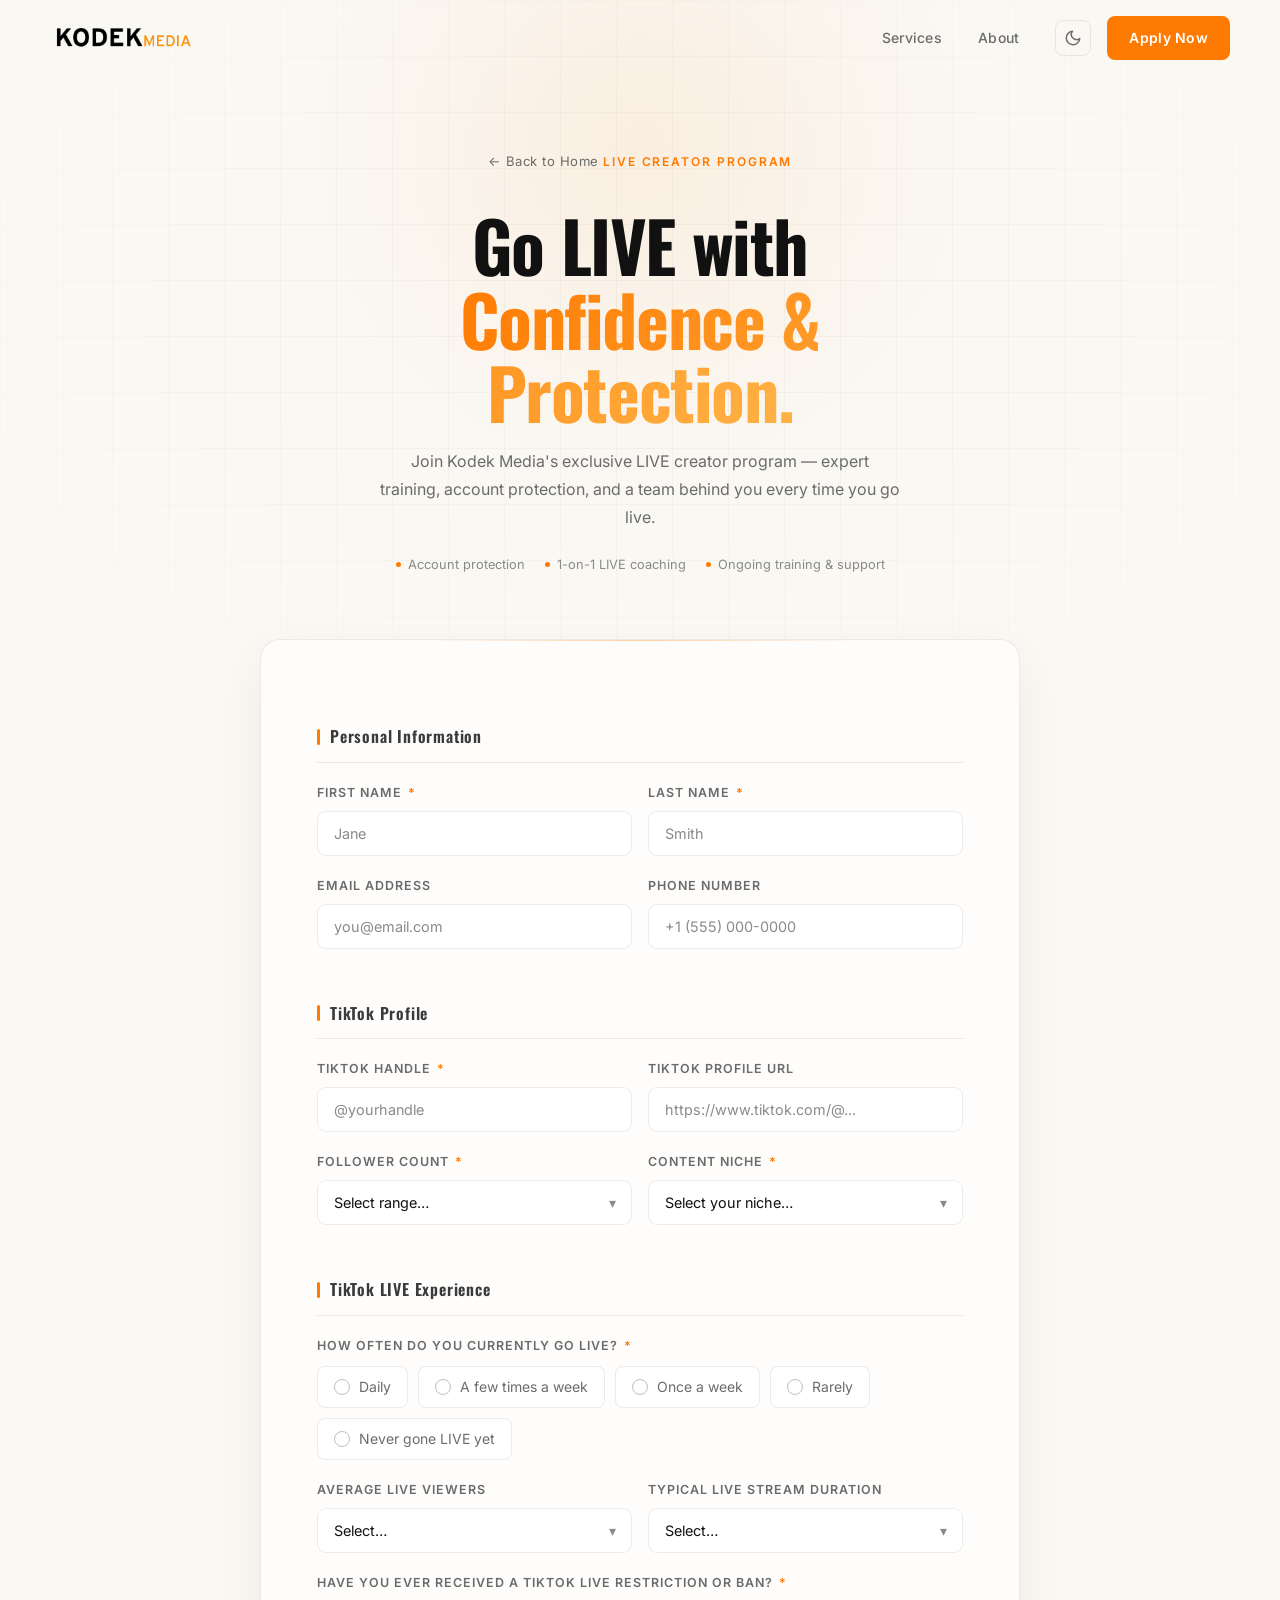
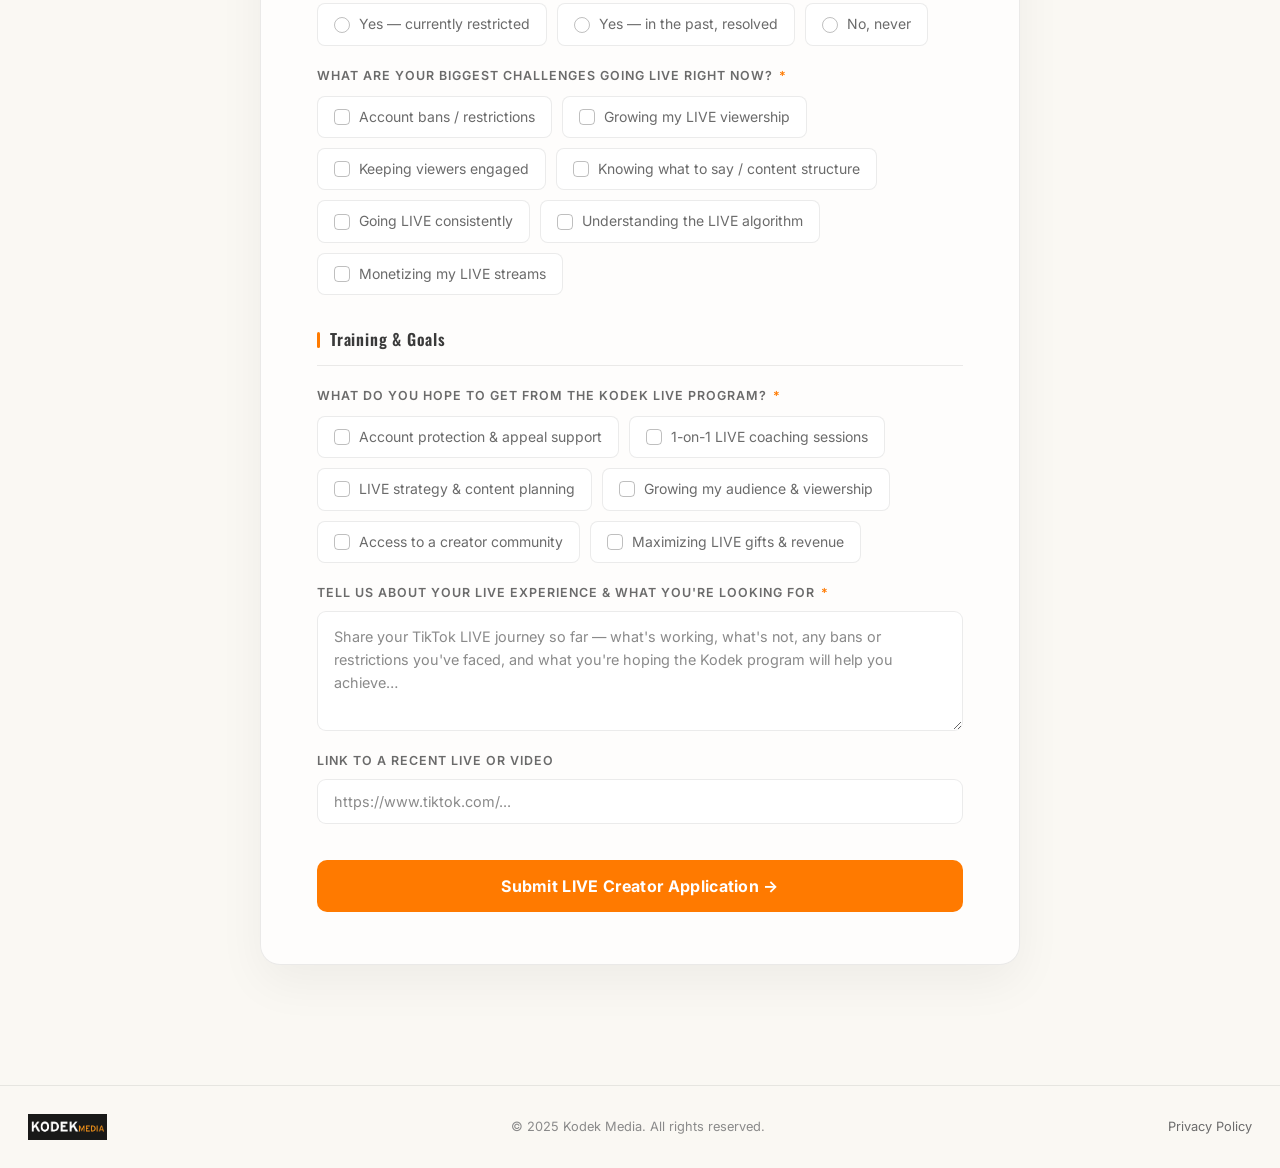
<file: apply-creator.html>
<!DOCTYPE html>
<html lang="en">
<head>
  <!-- Google tag (gtag.js) -->
  <script async src="https://www.googletagmanager.com/gtag/js?id=G-HCZ8CJ59QM"></script>
  <script>
    window.dataLayer = window.dataLayer || [];
    function gtag(){dataLayer.push(arguments);}
    gtag('js', new Date());
    gtag('config', 'G-HCZ8CJ59QM');
  </script>
  <meta charset="UTF-8" />
  <meta name="viewport" content="width=device-width, initial-scale=1.0" />
  <title>LIVE Creator Application — Kodek Media</title>
  <link rel="preconnect" href="https://fonts.googleapis.com" />
  <link rel="preconnect" href="https://fonts.gstatic.com" crossorigin />
  <link href="https://fonts.googleapis.com/css2?family=Inter:wght@300;400;500;600;700;800;900&family=Oswald:wght@400;500;600;700&display=swap" rel="stylesheet" />
  <link rel="stylesheet" href="styles.css" />
  <link rel="stylesheet" href="forms.css" />
  <link rel="stylesheet" href="theme-light.css" id="theme-light" />
  <script src="theme.js"></script>
  <link rel="icon" type="image/png" href="logo-icon.png" />
  <script src="https://challenges.cloudflare.com/turnstile/v0/api.js" async defer></script>
</head>
<body>

  <!-- NAVBAR -->
  <nav id="navbar">
    <div class="nav-container">
      <a href="index.html" class="logo-link">
        <img src="logo-wordmark.png" alt="Kodek Media" class="logo-img logo-wordmark" />
        <img src="logo-icon.png"     alt="Kodek Media" class="logo-img logo-icon-only" />
      </a>
      <ul class="nav-links">
        <li><a href="index.html#services">Services</a></li>
        <li><a href="index.html#about">About</a></li>
      </ul>
      <button class="theme-toggle" aria-label="Toggle theme">
        <svg class="icon-sun" viewBox="0 0 24 24" width="18" height="18" fill="none" stroke="currentColor" stroke-width="2" stroke-linecap="round" stroke-linejoin="round"><circle cx="12" cy="12" r="4"/><line x1="12" y1="2" x2="12" y2="4"/><line x1="12" y1="20" x2="12" y2="22"/><line x1="4.93" y1="4.93" x2="6.34" y2="6.34"/><line x1="17.66" y1="17.66" x2="19.07" y2="19.07"/><line x1="2" y1="12" x2="4" y2="12"/><line x1="20" y1="12" x2="22" y2="12"/><line x1="4.93" y1="19.07" x2="6.34" y2="17.66"/><line x1="17.66" y1="6.34" x2="19.07" y2="4.93"/></svg>
        <svg class="icon-moon" viewBox="0 0 24 24" width="18" height="18" fill="none" stroke="currentColor" stroke-width="2" stroke-linecap="round" stroke-linejoin="round"><path d="M21 12.79A9 9 0 1 1 11.21 3 7 7 0 0 0 21 12.79z"/></svg>
      </button>
      <a href="apply-creator.html" class="btn btn-primary nav-cta">Apply Now</a>
      <button class="menu-toggle" id="menuToggle" aria-label="Toggle menu">
        <span></span><span></span><span></span>
      </button>
    </div>
  </nav>

  <!-- MOBILE MENU -->
  <div class="mobile-menu" id="mobileMenu">
    <ul>
      <li><a href="index.html#services">Services</a></li>
    </ul>
  </div>

  <!-- HERO -->
  <section class="form-hero">
    <div class="form-hero-glow"></div>
    <div class="form-hero-grid"></div>
    <div class="form-hero-inner">
      <a href="index.html" class="form-back">← Back to Home</a>
      <span class="section-label">LIVE Creator Program</span>
      <h1 class="form-title">Go LIVE with<br /><span class="text-gradient">Confidence &amp; Protection.</span></h1>
      <p class="form-subtitle">Join Kodek Media's exclusive LIVE creator program — expert training, account protection, and a team behind you every time you go live.</p>
      <div class="form-meta">
        <div class="form-meta-item"><span class="form-meta-dot"></span> Account protection</div>
        <div class="form-meta-item"><span class="form-meta-dot"></span> 1-on-1 LIVE coaching</div>
        <div class="form-meta-item"><span class="form-meta-dot"></span> Ongoing training &amp; support</div>
      </div>
    </div>
  </section>

  <!-- FORM -->
  <section class="form-section">
    <div class="form-card">

      <form id="creatorForm" novalidate>

        <!-- Honeypot — hidden from humans, catches bots -->
        <div class="form-hp" aria-hidden="true">
          <label for="company_url">Leave this blank</label>
          <input type="text" id="company_url" name="company_url" tabindex="-1" autocomplete="off" />
        </div>

        <!-- ─── Contact Info ──────────────────────── -->
        <div class="form-section-title">Personal Information</div>

        <div class="form-row">
          <div class="form-group">
            <label class="form-label" for="firstName">First Name <span class="required">*</span></label>
            <input class="form-input" type="text" id="firstName" name="firstName" placeholder="Jane" required />
            <span class="form-error-msg">Please enter your first name.</span>
          </div>
          <div class="form-group">
            <label class="form-label" for="lastName">Last Name <span class="required">*</span></label>
            <input class="form-input" type="text" id="lastName" name="lastName" placeholder="Smith" required />
            <span class="form-error-msg">Please enter your last name.</span>
          </div>
        </div>

        <div class="form-row">
          <div class="form-group">
            <label class="form-label" for="email">Email Address</label>
            <input class="form-input" type="email" id="email" name="email" placeholder="you@email.com" />
            <span class="form-error-msg">Please enter a valid email.</span>
          </div>
          <div class="form-group">
            <label class="form-label" for="phone">Phone Number</label>
            <input class="form-input" type="tel" id="phone" name="phone" placeholder="+1 (555) 000-0000" />
            <span class="form-error-msg">Please enter your phone number.</span>
          </div>
        </div>

        <!-- ─── TikTok Profile ────────────────────── -->
        <div class="form-section-title">TikTok Profile</div>

        <div class="form-row">
          <div class="form-group">
            <label class="form-label" for="tiktokHandle">TikTok Handle <span class="required">*</span></label>
            <input class="form-input" type="text" id="tiktokHandle" name="tiktokHandle" placeholder="@yourhandle" required />
            <span class="form-error-msg">Please enter your TikTok handle.</span>
          </div>
          <div class="form-group">
            <label class="form-label" for="tiktokProfile">TikTok Profile URL</label>
            <input class="form-input" type="url" id="tiktokProfile" name="tiktokProfile" placeholder="https://www.tiktok.com/@..." />
            <span class="form-error-msg">Please enter your TikTok profile URL.</span>
          </div>
        </div>

        <div class="form-row">
          <div class="form-group">
            <label class="form-label" for="followers">Follower Count <span class="required">*</span></label>
            <div class="form-select-wrap">
              <select class="form-select" id="followers" name="followers" required>
                <option value="" disabled selected>Select range…</option>
                <option>Under 1,000</option>
                <option>1,000 – 5,000</option>
                <option>5,000 – 10,000</option>
                <option>10,000 – 50,000</option>
                <option>50,000 – 100,000</option>
                <option>100,000+</option>
              </select>
            </div>
            <span class="form-error-msg">Please select your follower count.</span>
          </div>
          <div class="form-group">
            <label class="form-label" for="contentNiche">Content Niche <span class="required">*</span></label>
            <div class="form-select-wrap">
              <select class="form-select" id="contentNiche" name="contentNiche" required>
                <option value="" disabled selected>Select your niche…</option>
                <option>Beauty &amp; Skincare</option>
                <option>Fashion &amp; Style</option>
                <option>Health &amp; Wellness</option>
                <option>Fitness &amp; Sport</option>
                <option>Food &amp; Cooking</option>
                <option>Lifestyle &amp; Vlogs</option>
                <option>Tech &amp; Gadgets</option>
                <option>Gaming</option>
                <option>Finance &amp; Business</option>
                <option>Parenting &amp; Family</option>
                <option>Comedy &amp; Entertainment</option>
                <option>Music &amp; Performance</option>
                <option>Education &amp; Tutorials</option>
                <option>Other</option>
              </select>
            </div>
            <span class="form-error-msg">Please select your content niche.</span>
          </div>
        </div>

        <!-- ─── LIVE Experience ───────────────────── -->
        <div class="form-section-title">TikTok LIVE Experience</div>

        <div class="form-group">
          <label class="form-label">How Often Do You Currently Go LIVE? <span class="required">*</span></label>
          <div class="form-radio-group">
            <label class="form-radio-label"><input type="radio" name="liveFrequency" value="daily" required /> Daily</label>
            <label class="form-radio-label"><input type="radio" name="liveFrequency" value="few-week" /> A few times a week</label>
            <label class="form-radio-label"><input type="radio" name="liveFrequency" value="weekly" /> Once a week</label>
            <label class="form-radio-label"><input type="radio" name="liveFrequency" value="rarely" /> Rarely</label>
            <label class="form-radio-label"><input type="radio" name="liveFrequency" value="never" /> Never gone LIVE yet</label>
          </div>
        </div>

        <div class="form-row">
          <div class="form-group">
            <label class="form-label" for="avgLiveViewers">Average LIVE Viewers</label>
            <div class="form-select-wrap">
              <select class="form-select" id="avgLiveViewers" name="avgLiveViewers">
                <option value="" disabled selected>Select…</option>
                <option>N/A — haven't gone LIVE</option>
                <option>Under 50</option>
                <option>50 – 200</option>
                <option>200 – 1,000</option>
                <option>1,000 – 5,000</option>
                <option>5,000+</option>
              </select>
            </div>
          </div>
          <div class="form-group">
            <label class="form-label" for="avgLiveDuration">Typical LIVE Stream Duration</label>
            <div class="form-select-wrap">
              <select class="form-select" id="avgLiveDuration" name="avgLiveDuration">
                <option value="" disabled selected>Select…</option>
                <option>N/A — haven't gone LIVE</option>
                <option>Under 30 minutes</option>
                <option>30 – 60 minutes</option>
                <option>1 – 2 hours</option>
                <option>2 – 4 hours</option>
                <option>4+ hours</option>
              </select>
            </div>
          </div>
        </div>

        <div class="form-group">
          <label class="form-label">Have You Ever Received a TikTok LIVE Restriction or Ban? <span class="required">*</span></label>
          <div class="form-radio-group">
            <label class="form-radio-label"><input type="radio" name="hasBan" value="yes-current" required /> Yes — currently restricted</label>
            <label class="form-radio-label"><input type="radio" name="hasBan" value="yes-past" /> Yes — in the past, resolved</label>
            <label class="form-radio-label"><input type="radio" name="hasBan" value="no" /> No, never</label>
          </div>
        </div>

        <div class="form-group">
          <label class="form-label" for="currentChallenges">What Are Your Biggest Challenges Going LIVE Right Now? <span class="required">*</span></label>
          <div class="form-check-group">
            <label class="form-check-label"><input type="checkbox" name="challenges" value="bans" /> Account bans / restrictions</label>
            <label class="form-check-label"><input type="checkbox" name="challenges" value="viewers" /> Growing my LIVE viewership</label>
            <label class="form-check-label"><input type="checkbox" name="challenges" value="engagement" /> Keeping viewers engaged</label>
            <label class="form-check-label"><input type="checkbox" name="challenges" value="content" /> Knowing what to say / content structure</label>
            <label class="form-check-label"><input type="checkbox" name="challenges" value="consistency" /> Going LIVE consistently</label>
            <label class="form-check-label"><input type="checkbox" name="challenges" value="algorithm" /> Understanding the LIVE algorithm</label>
            <label class="form-check-label"><input type="checkbox" name="challenges" value="monetization" /> Monetizing my LIVE streams</label>
          </div>
        </div>

        <!-- ─── Training Goals ────────────────────── -->
        <div class="form-section-title">Training &amp; Goals</div>

        <div class="form-group">
          <label class="form-label">What Do You Hope to Get From the Kodek LIVE Program? <span class="required">*</span></label>
          <div class="form-check-group">
            <label class="form-check-label"><input type="checkbox" name="goals" value="protection" /> Account protection &amp; appeal support</label>
            <label class="form-check-label"><input type="checkbox" name="goals" value="coaching" /> 1-on-1 LIVE coaching sessions</label>
            <label class="form-check-label"><input type="checkbox" name="goals" value="strategy" /> LIVE strategy &amp; content planning</label>
            <label class="form-check-label"><input type="checkbox" name="goals" value="growth" /> Growing my audience &amp; viewership</label>
            <label class="form-check-label"><input type="checkbox" name="goals" value="community" /> Access to a creator community</label>
            <label class="form-check-label"><input type="checkbox" name="goals" value="monetization" /> Maximizing LIVE gifts &amp; revenue</label>
          </div>
        </div>

        <div class="form-group">
          <label class="form-label" for="experience">Tell Us About Your LIVE Experience &amp; What You're Looking For <span class="required">*</span></label>
          <textarea class="form-textarea" id="experience" name="experience" placeholder="Share your TikTok LIVE journey so far — what's working, what's not, any bans or restrictions you've faced, and what you're hoping the Kodek program will help you achieve…" required></textarea>
          <span class="form-error-msg">Please tell us about your experience and goals.</span>
        </div>

        <div class="form-group">
          <label class="form-label" for="sampleLive">Link to a Recent LIVE or Video</label>
          <input class="form-input" type="url" id="sampleLive" name="sampleLive" placeholder="https://www.tiktok.com/..." />
        </div>

        <div class="turnstile-wrap">
          <div class="cf-turnstile" data-sitekey="0x4AAAAAAC9mZPhq9n-aTmN4" data-theme="dark"></div>
        </div>

        <button type="submit" class="form-submit" id="submitBtn">
          Submit LIVE Creator Application →
        </button>

      </form>

      <!-- Success -->
      <div class="form-success" id="formSuccess">
        <div class="success-icon">✓</div>
        <h3 class="success-title">Application Submitted!</h3>
        <p class="success-desc">You're on your way to going LIVE with real support behind you. Our team reviews applications weekly and will be in touch within 5–7 business days.</p>
        <a href="index.html" class="btn btn-primary btn-large">Back to Home</a>
      </div>

    </div>
  </section>

  <!-- SLIM FOOTER -->
  <footer class="form-footer">
    <img src="logo-wordmark.png" alt="Kodek Media" class="form-footer-logo" />
    <span class="form-footer-copy">© 2025 Kodek Media. All rights reserved.</span>
    <a href="index.html" class="form-footer-link">Privacy Policy</a>
  </footer>

  <script src="scripts/form-handler.js"></script>
  <script src="script.js"></script>
</body>
</html>
</file>
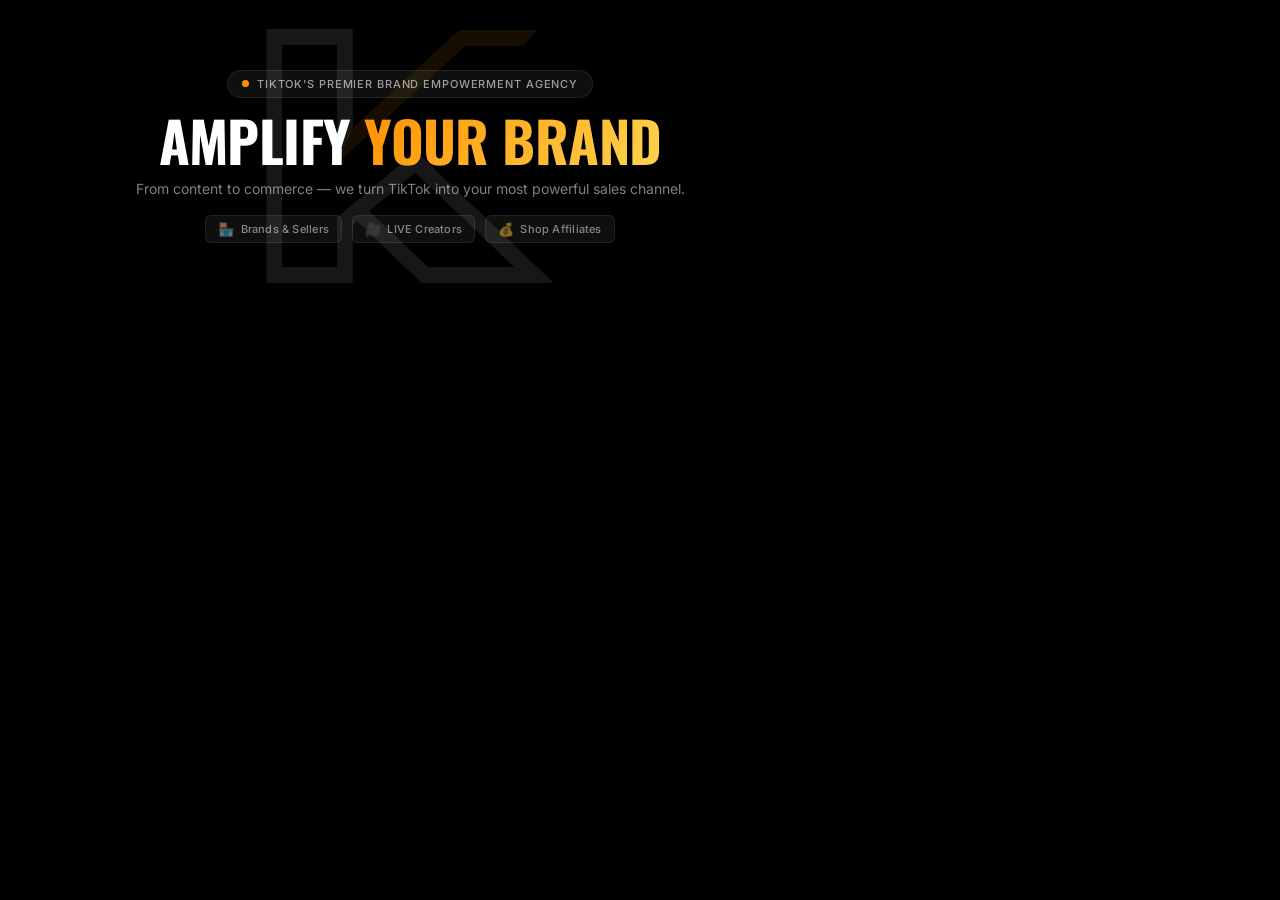
<file: fb-cover.html>
<!DOCTYPE html>
<html lang="en">
<head>
  <meta charset="UTF-8" />
  <meta name="viewport" content="width=820" />
  <title>Kodek Media — Facebook Cover</title>
  <link rel="preconnect" href="https://fonts.googleapis.com" />
  <link rel="preconnect" href="https://fonts.gstatic.com" crossorigin />
  <link href="https://fonts.googleapis.com/css2?family=Inter:wght@300;400;500;600;700&family=Oswald:wght@400;500;600;700&display=swap" rel="stylesheet" />
  <style>
    * { margin: 0; padding: 0; box-sizing: border-box; }

    body {
      width: 820px;
      height: 312px;
      overflow: hidden;
      background: #000;
      font-family: 'Inter', sans-serif;
    }

    .cover {
      position: relative;
      width: 820px;
      height: 312px;
      background: #000;
      overflow: hidden;
      display: flex;
      align-items: center;
      justify-content: center;
    }

    /* ── Ambient glow orbs ── */
    .glow-1 {
      position: absolute;
      width: 500px;
      height: 500px;
      background: none;
      pointer-events: none;
    }
    .glow-2 {
      position: absolute;
      background: none;
      pointer-events: none;
    }
    .glow-3 {
      position: absolute;
      background: none;
      pointer-events: none;
    }

    /* ── Subtle grid ── */
    .grid {
      position: absolute;
      inset: 0;
      background: none;
      pointer-events: none;
    }

    /* ── Content ── */
    .content {
      position: relative;
      z-index: 2;
      display: flex;
      flex-direction: column;
      align-items: center;
      text-align: center;
      width: 100%;
      padding: 0 60px;
    }

    .label {
      display: inline-flex;
      align-items: center;
      gap: 8px;
      font-size: 11px;
      font-weight: 500;
      letter-spacing: 0.08em;
      text-transform: uppercase;
      color: rgba(255,255,255,0.6);
      margin-bottom: 14px;
      background: rgba(255,255,255,0.06);
      border: 1px solid rgba(255,255,255,0.08);
      border-radius: 20px;
      padding: 6px 14px;
    }

    .label-dot {
      width: 7px;
      height: 7px;
      background: #ff8f00;
      border-radius: 50%;
      animation: pulse 2s ease-in-out infinite;
    }

    @keyframes pulse {
      0%, 100% { opacity: 1; box-shadow: 0 0 4px rgba(255,143,0,0.6); }
      50% { opacity: 0.6; box-shadow: 0 0 8px rgba(255,143,0,0.3); }
    }

    .title {
      font-family: 'Oswald', sans-serif;
      font-weight: 700;
      font-size: 56px;
      line-height: 1.0;
      letter-spacing: -0.01em;
      color: #fff;
      text-transform: uppercase;
    }

    .title .gradient {
      background: linear-gradient(130deg, #ff8f00 0%, #ffd54f 100%);
      -webkit-background-clip: text;
      -webkit-text-fill-color: transparent;
      background-clip: text;
    }

    .subtitle {
      margin-top: 10px;
      font-size: 14px;
      font-weight: 400;
      color: rgba(255,255,255,0.5);
      line-height: 1.5;
    }

    .tags {
      display: flex;
      gap: 10px;
      margin-top: 16px;
    }

    .tag {
      display: inline-flex;
      align-items: center;
      gap: 6px;
      font-size: 11px;
      font-weight: 500;
      color: rgba(255,255,255,0.5);
      background: rgba(255,255,255,0.06);
      border: 1px solid rgba(255,255,255,0.08);
      border-radius: 6px;
      padding: 5px 12px;
      letter-spacing: 0.02em;
    }

    .tag-icon {
      font-size: 13px;
    }

    /* ── Background watermark logo ── */
    .bg-logo {
      position: absolute;
      width: 420px;
      height: 420px;
      left: 50%;
      top: 50%;
      transform: translate(-50%, -50%);
      opacity: 0.09;
      pointer-events: none;
      z-index: 1;
    }

    .bg-logo img {
      width: 100%;
      height: 100%;
      object-fit: contain;
    }

    /* ── Decorative line accents ── */
    .accent-line {
      position: absolute;
      width: 120px;
      height: 1px;
      background: linear-gradient(90deg, transparent, rgba(255,143,0,0.3), transparent);
      z-index: 1;
    }
    .accent-line-1 {
      top: 40px;
      right: 80px;
    }
    .accent-line-2 {
      bottom: 50px;
      left: 100px;
      width: 80px;
    }
  </style>
</head>
<body>
  <div class="cover">
    <!-- Ambient effects -->
    <div class="glow-1"></div>
    <div class="glow-2"></div>
    <div class="glow-3"></div>
    <div class="grid"></div>
    <div class="bg-logo"><img src="logo-icon.png" alt="" /></div>

    <!-- Content -->
    <div class="content">
      <div class="label">
        <span class="label-dot"></span>
        TikTok's Premier Brand Empowerment Agency
      </div>
      <div class="title">
        AMPLIFY <span class="gradient">YOUR BRAND</span>
      </div>
      <p class="subtitle">From content to commerce — we turn TikTok into your most powerful sales channel.</p>
      <div class="tags">
        <span class="tag"><span class="tag-icon">🏪</span> Brands &amp; Sellers</span>
        <span class="tag"><span class="tag-icon">🎥</span> LIVE Creators</span>
        <span class="tag"><span class="tag-icon">💰</span> Shop Affiliates</span>
      </div>
    </div>
  </div>
</body>
</html>
</file>
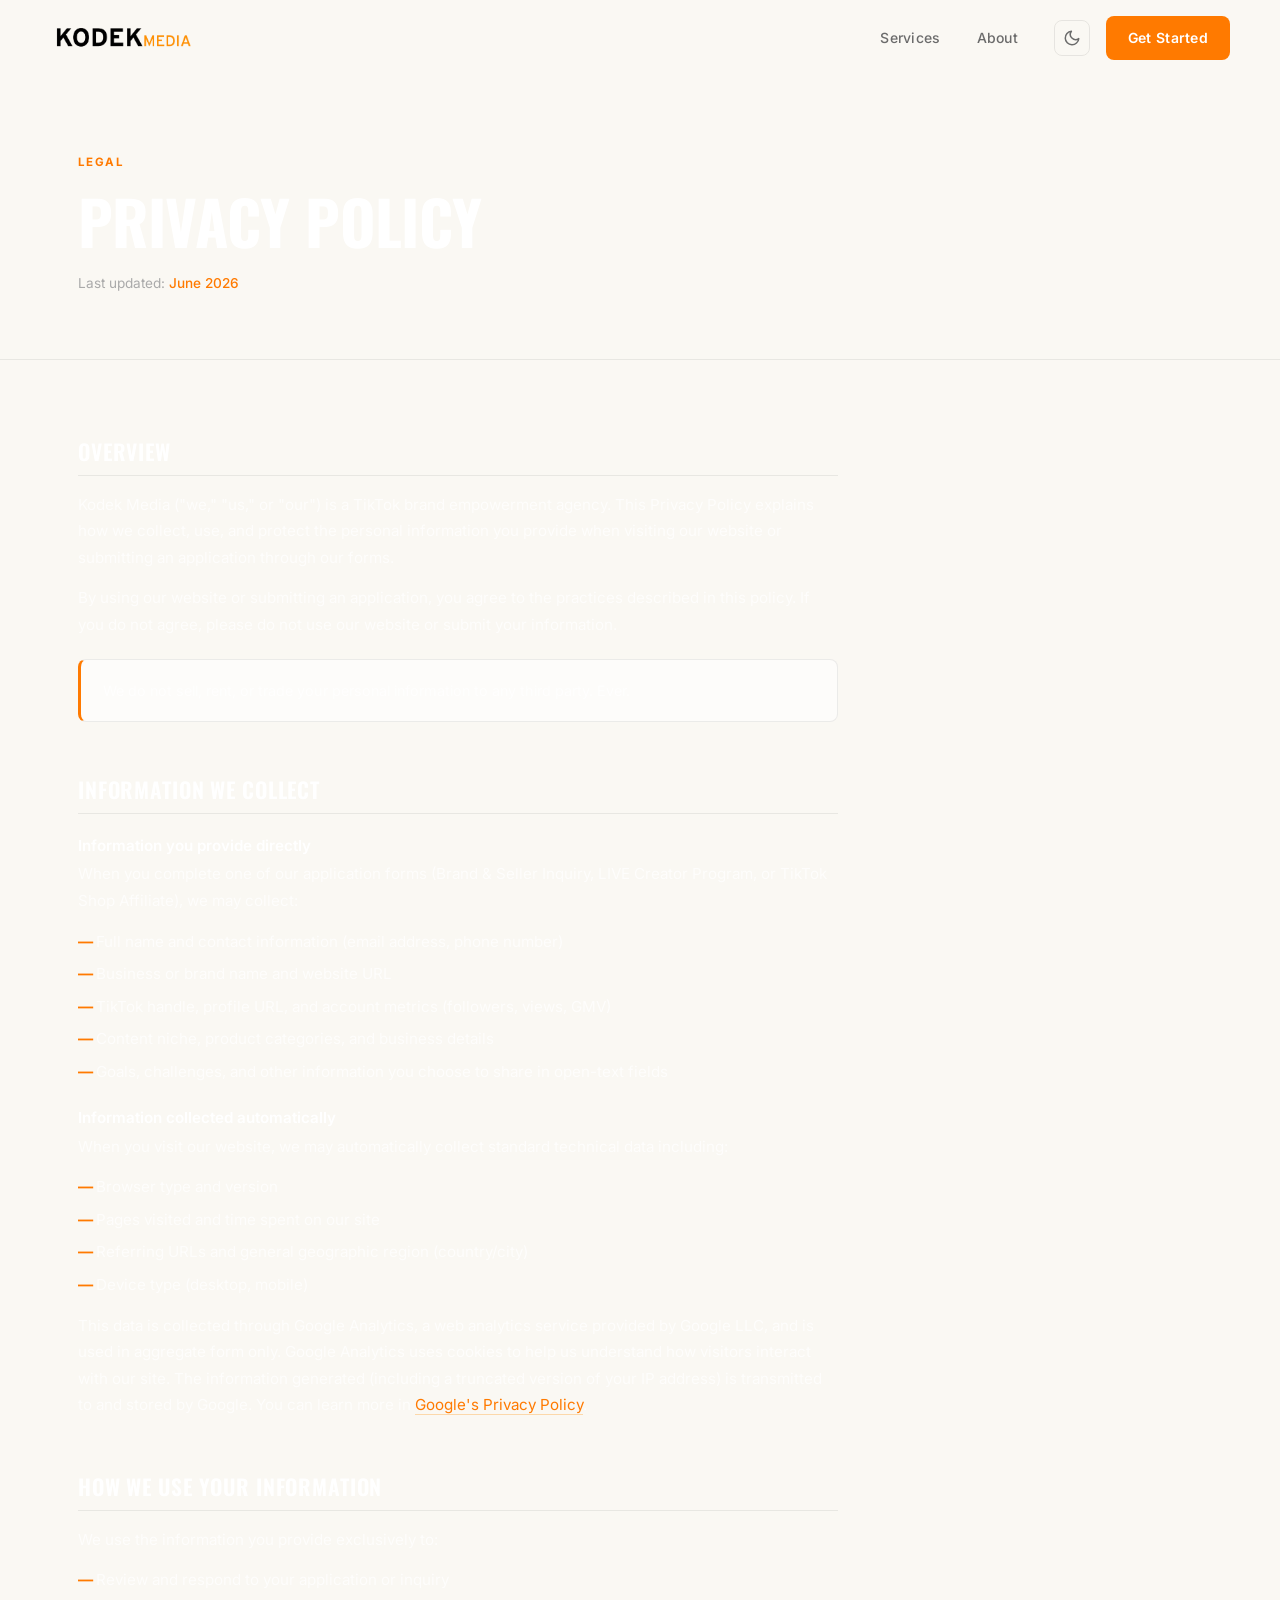
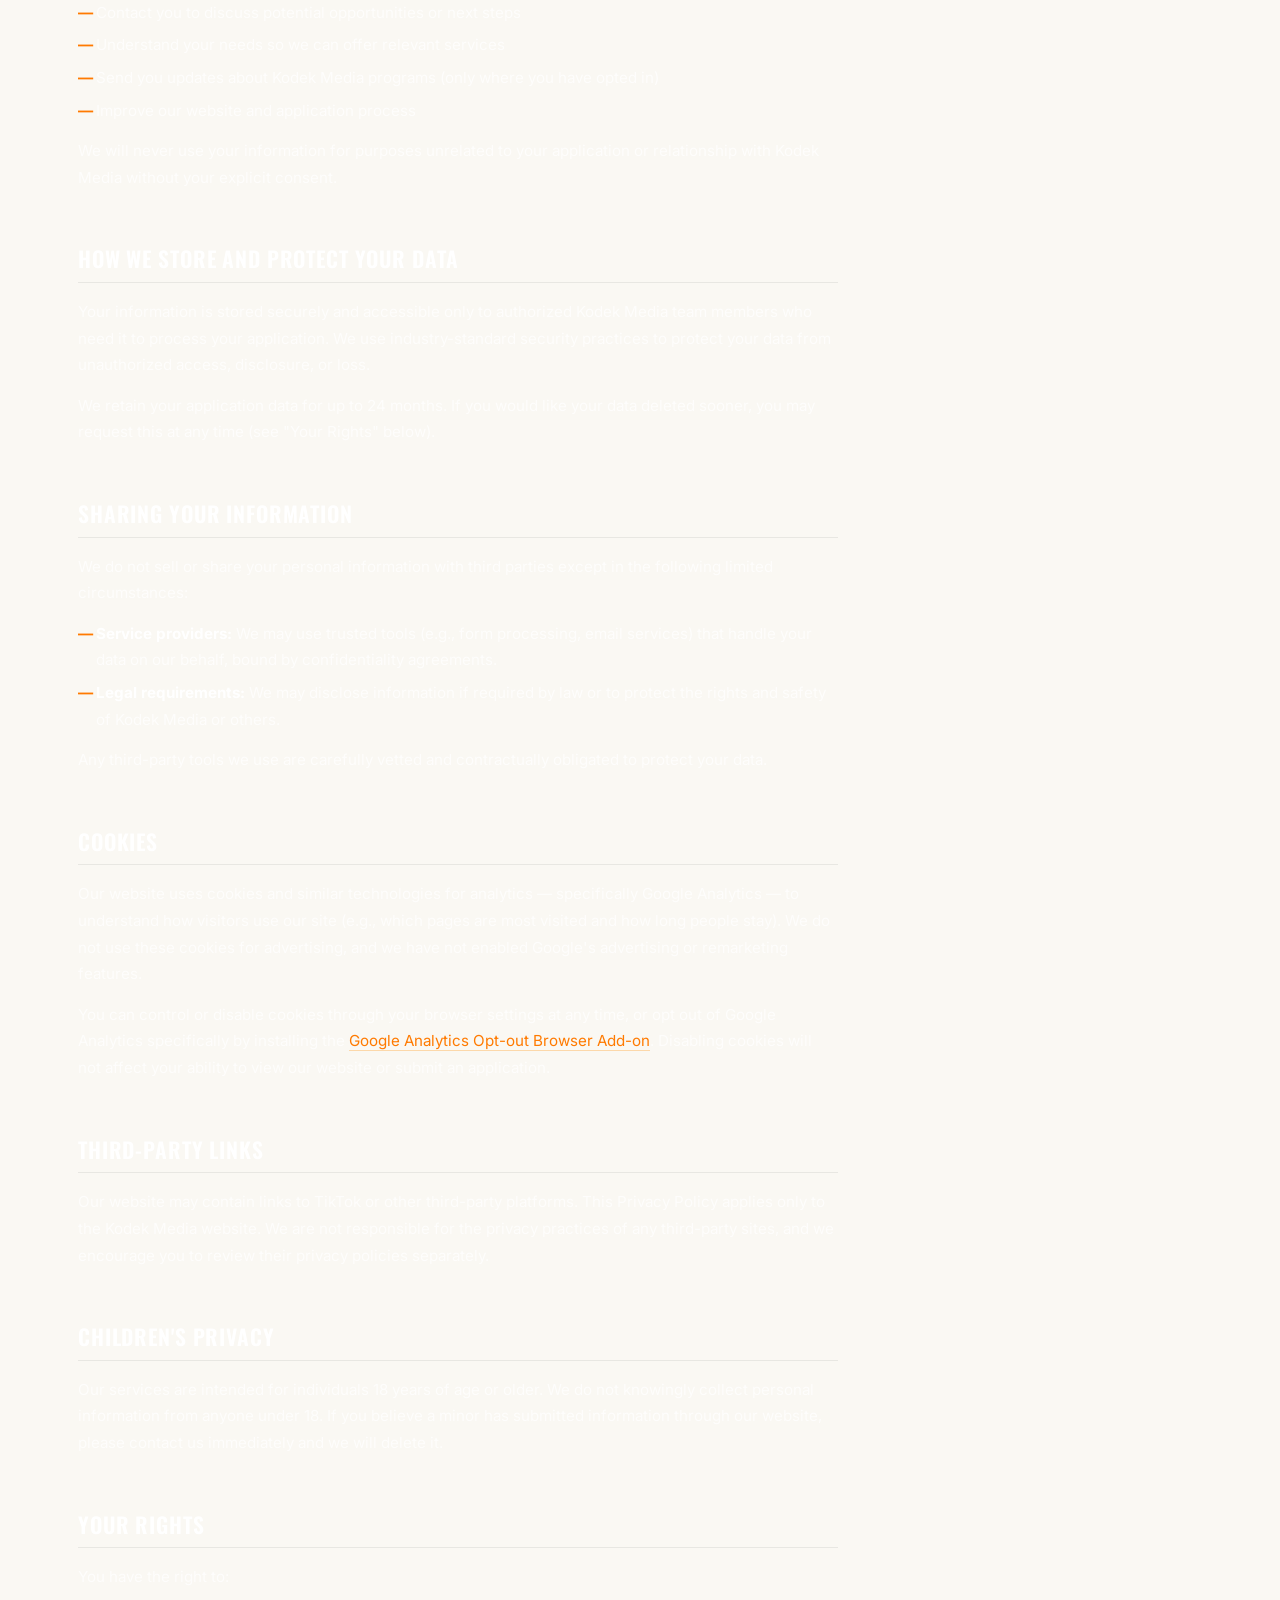
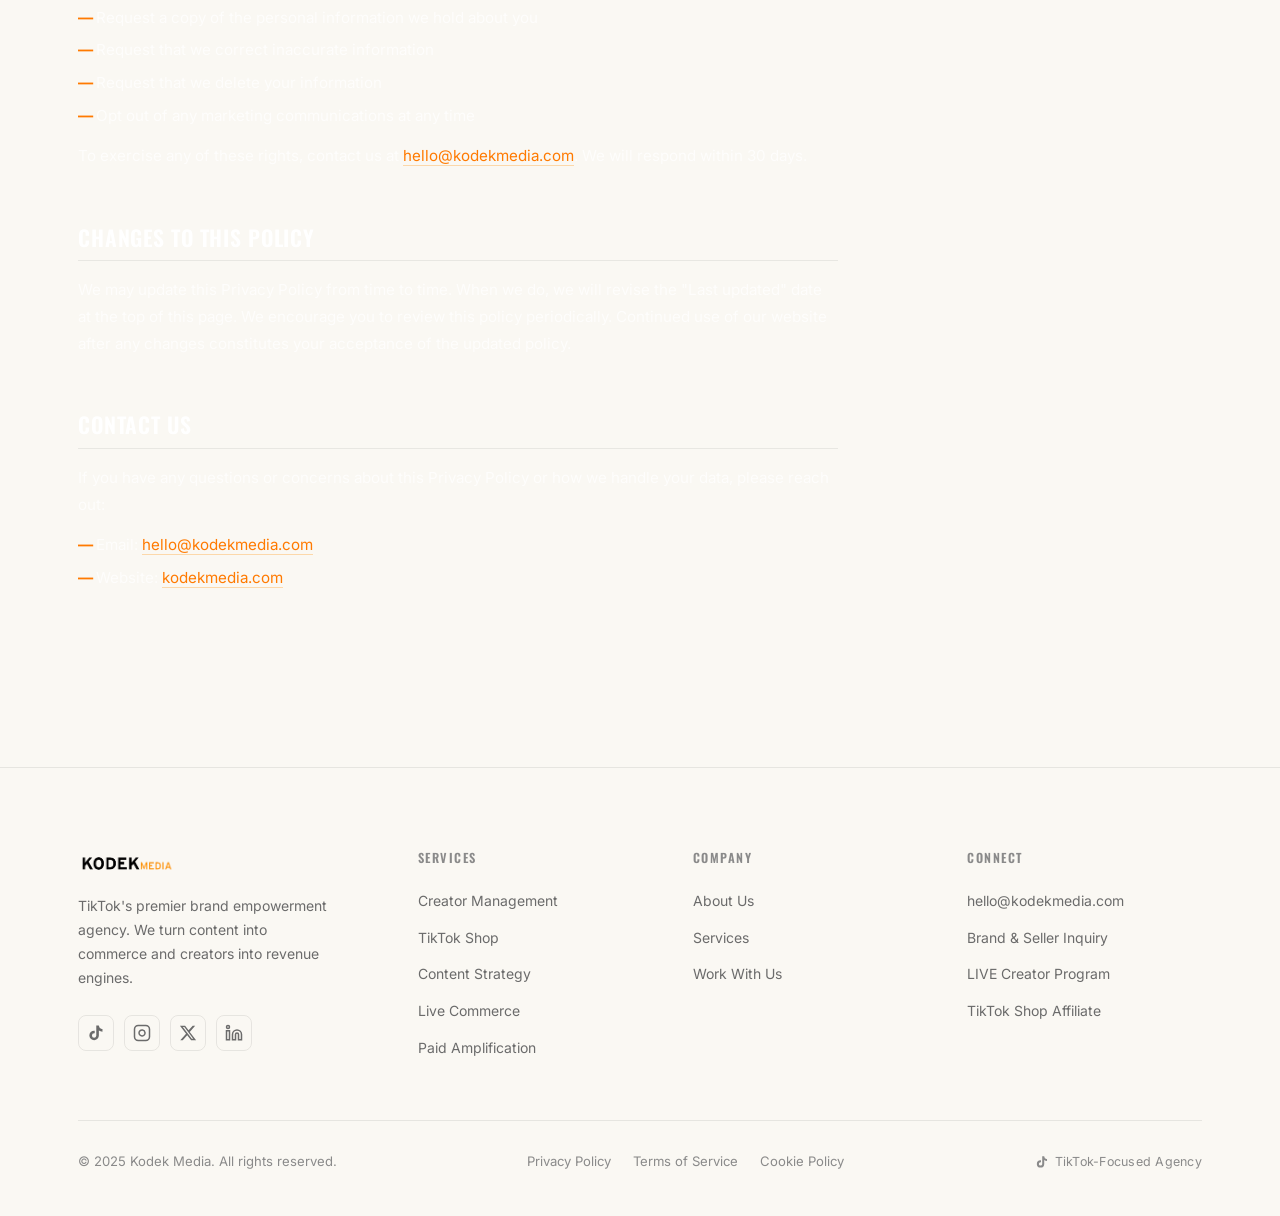
<file: privacy-policy.html>
<!DOCTYPE html>
<html lang="en">
<head>
  <!-- Google tag (gtag.js) -->
  <script async src="https://www.googletagmanager.com/gtag/js?id=G-HCZ8CJ59QM"></script>
  <script>
    window.dataLayer = window.dataLayer || [];
    function gtag(){dataLayer.push(arguments);}
    gtag('js', new Date());
    gtag('config', 'G-HCZ8CJ59QM');
  </script>
  <meta charset="UTF-8" />
  <meta name="viewport" content="width=device-width, initial-scale=1.0" />
  <title>Privacy Policy — Kodek Media</title>
  <link rel="preconnect" href="https://fonts.googleapis.com" />
  <link rel="preconnect" href="https://fonts.gstatic.com" crossorigin />
  <link href="https://fonts.googleapis.com/css2?family=Inter:wght@300;400;500;600;700;800;900&family=Oswald:wght@400;500;600;700&display=swap" rel="stylesheet" />
  <link rel="stylesheet" href="styles.css" />
  <link rel="stylesheet" href="theme-light.css" id="theme-light" />
  <script src="theme.js"></script>
  <link rel="icon" type="image/png" href="logo-icon.png" />
  <style>
    /* ── Legal page layout ── */
    .legal-hero {
      padding: calc(var(--nav-h) + 72px) 0 64px;
      border-bottom: 1px solid var(--glass-border);
    }
    .legal-hero .legal-label {
      display: inline-block;
      font-size: 0.72rem;
      font-weight: 700;
      letter-spacing: 0.12em;
      text-transform: uppercase;
      color: var(--amber);
      margin-bottom: 18px;
    }
    .legal-hero h1 {
      font-family: 'Oswald', sans-serif;
      font-size: clamp(2.2rem, 5vw, 3.8rem);
      font-weight: 700;
      color: var(--white);
      text-transform: uppercase;
      margin-bottom: 20px;
    }
    .legal-meta {
      font-size: 0.85rem;
      color: var(--gray-light);
    }
    .legal-meta span {
      color: var(--amber);
      font-weight: 500;
    }

    /* ── Body content ── */
    .legal-body {
      padding: 80px 0 120px;
    }
    .legal-body .legal-inner {
      max-width: 760px;
    }
    .legal-section {
      margin-bottom: 56px;
    }
    .legal-section h2 {
      font-family: 'Oswald', sans-serif;
      font-size: 1.35rem;
      font-weight: 600;
      text-transform: uppercase;
      letter-spacing: 0.04em;
      color: var(--white);
      margin-bottom: 16px;
      padding-bottom: 12px;
      border-bottom: 1px solid var(--glass-border);
    }
    .legal-section h3 {
      font-family: 'Inter', sans-serif;
      font-size: 0.95rem;
      font-weight: 600;
      color: var(--white);
      margin: 24px 0 8px;
      text-transform: none;
      letter-spacing: 0;
    }
    .legal-section p {
      font-size: 0.95rem;
      color: rgba(255,255,255,0.72);
      line-height: 1.75;
      margin-bottom: 14px;
    }
    .legal-section ul {
      list-style: none;
      padding: 0;
      margin-bottom: 14px;
    }
    .legal-section ul li {
      font-size: 0.95rem;
      color: rgba(255,255,255,0.72);
      line-height: 1.75;
      padding-left: 18px;
      position: relative;
      margin-bottom: 6px;
    }
    .legal-section ul li::before {
      content: '—';
      position: absolute;
      left: 0;
      color: var(--amber);
      font-weight: 700;
    }
    .legal-section a {
      color: var(--amber);
      text-decoration: none;
      border-bottom: 1px solid rgba(255,143,0,0.3);
      transition: border-color 0.2s;
    }
    .legal-section a:hover {
      border-color: var(--amber);
    }
    .legal-callout {
      background: var(--glass);
      border: 1px solid var(--glass-border);
      border-left: 3px solid var(--amber);
      border-radius: 8px;
      padding: 18px 22px;
      margin: 20px 0;
    }
    .legal-callout p {
      margin: 0;
      font-size: 0.9rem;
    }
  </style>
</head>
<body>

  <!-- ═══════════════════════ NAVBAR ═══════════════════════ -->
  <nav id="navbar" class="scrolled">
    <div class="nav-container">
      <a href="index.html" class="logo-link">
        <img src="logo-wordmark.png" alt="Kodek Media" class="logo-img logo-wordmark" />
        <img src="logo-icon.png"     alt="Kodek Media" class="logo-img logo-icon-only" />
      </a>
      <ul class="nav-links">
        <li><a href="index.html#services">Services</a></li>
        <li><a href="index.html#about">About</a></li>
      </ul>
      <button class="theme-toggle" aria-label="Toggle theme">
        <svg class="icon-sun" viewBox="0 0 24 24" width="18" height="18" fill="none" stroke="currentColor" stroke-width="2" stroke-linecap="round" stroke-linejoin="round"><circle cx="12" cy="12" r="4"/><line x1="12" y1="2" x2="12" y2="4"/><line x1="12" y1="20" x2="12" y2="22"/><line x1="4.93" y1="4.93" x2="6.34" y2="6.34"/><line x1="17.66" y1="17.66" x2="19.07" y2="19.07"/><line x1="2" y1="12" x2="4" y2="12"/><line x1="20" y1="12" x2="22" y2="12"/><line x1="4.93" y1="19.07" x2="6.34" y2="17.66"/><line x1="17.66" y1="6.34" x2="19.07" y2="4.93"/></svg>
        <svg class="icon-moon" viewBox="0 0 24 24" width="18" height="18" fill="none" stroke="currentColor" stroke-width="2" stroke-linecap="round" stroke-linejoin="round"><path d="M21 12.79A9 9 0 1 1 11.21 3 7 7 0 0 0 21 12.79z"/></svg>
      </button>
      <a href="apply-brand.html" class="btn btn-primary nav-cta">Get Started</a>
      <button class="menu-toggle" id="menuToggle" aria-label="Toggle menu">
        <span></span><span></span><span></span>
      </button>
    </div>
  </nav>

  <!-- ═══════════════════════ MOBILE MENU ═══════════════════════ -->
  <div class="mobile-menu" id="mobileMenu">
    <ul>
      <li><a href="index.html#services">Services</a></li>
      <li><a href="index.html#about">About</a></li>
      <li><a href="apply-brand.html" class="btn btn-primary" style="display:inline-flex;margin-top:8px">Get Started</a></li>
    </ul>
  </div>

  <!-- ═══════════════════════ HERO ═══════════════════════ -->
  <div class="legal-hero">
    <div class="container">
      <span class="legal-label">Legal</span>
      <h1>Privacy Policy</h1>
      <p class="legal-meta">Last updated: <span>June 2026</span></p>
    </div>
  </div>

  <!-- ═══════════════════════ CONTENT ═══════════════════════ -->
  <div class="legal-body">
    <div class="container">
      <div class="legal-inner">

        <div class="legal-section">
          <h2>Overview</h2>
          <p>Kodek Media ("we," "us," or "our") is a TikTok brand empowerment agency. This Privacy Policy explains how we collect, use, and protect the personal information you provide when visiting our website or submitting an application through our forms.</p>
          <p>By using our website or submitting an application, you agree to the practices described in this policy. If you do not agree, please do not use our website or submit your information.</p>
          <div class="legal-callout">
            <p>We do not sell, rent, or trade your personal information to any third party. Ever.</p>
          </div>
        </div>

        <div class="legal-section">
          <h2>Information We Collect</h2>
          <h3>Information you provide directly</h3>
          <p>When you complete one of our application forms (Brand &amp; Seller Inquiry, LIVE Creator Program, or TikTok Shop Affiliate), we may collect:</p>
          <ul>
            <li>Full name and contact information (email address, phone number)</li>
            <li>Business or brand name and website URL</li>
            <li>TikTok handle, profile URL, and account metrics (followers, views, GMV)</li>
            <li>Content niche, product categories, and business details</li>
            <li>Goals, challenges, and other information you choose to share in open-text fields</li>
          </ul>
          <h3>Information collected automatically</h3>
          <p>When you visit our website, we may automatically collect standard technical data including:</p>
          <ul>
            <li>Browser type and version</li>
            <li>Pages visited and time spent on our site</li>
            <li>Referring URLs and general geographic region (country/city)</li>
            <li>Device type (desktop, mobile)</li>
          </ul>
          <p>This data is collected through Google Analytics, a web analytics service provided by Google LLC, and is used in aggregate form only. Google Analytics uses cookies to help us understand how visitors interact with our site. The information generated (including a truncated version of your IP address) is transmitted to and stored by Google. You can learn more in <a href="https://policies.google.com/privacy" target="_blank" rel="noopener">Google's Privacy Policy</a>.</p>
        </div>

        <div class="legal-section">
          <h2>How We Use Your Information</h2>
          <p>We use the information you provide exclusively to:</p>
          <ul>
            <li>Review and respond to your application or inquiry</li>
            <li>Contact you to discuss potential opportunities or next steps</li>
            <li>Understand your needs so we can offer relevant services</li>
            <li>Send you updates about Kodek Media programs (only where you have opted in)</li>
            <li>Improve our website and application process</li>
          </ul>
          <p>We will never use your information for purposes unrelated to your application or relationship with Kodek Media without your explicit consent.</p>
        </div>

        <div class="legal-section">
          <h2>How We Store and Protect Your Data</h2>
          <p>Your information is stored securely and accessible only to authorized Kodek Media team members who need it to process your application. We use industry-standard security practices to protect your data from unauthorized access, disclosure, or loss.</p>
          <p>We retain your application data for up to 24 months. If you would like your data deleted sooner, you may request this at any time (see "Your Rights" below).</p>
        </div>

        <div class="legal-section">
          <h2>Sharing Your Information</h2>
          <p>We do not sell or share your personal information with third parties except in the following limited circumstances:</p>
          <ul>
            <li><strong style="color:var(--white)">Service providers:</strong> We may use trusted tools (e.g., form processing, email services) that handle your data on our behalf, bound by confidentiality agreements.</li>
            <li><strong style="color:var(--white)">Legal requirements:</strong> We may disclose information if required by law or to protect the rights and safety of Kodek Media or others.</li>
          </ul>
          <p>Any third-party tools we use are carefully vetted and contractually obligated to protect your data.</p>
        </div>

        <div class="legal-section">
          <h2>Cookies</h2>
          <p>Our website uses cookies and similar technologies for analytics — specifically Google Analytics — to understand how visitors use our site (e.g., which pages are most visited and how long people stay). We do not use these cookies for advertising, and we have not enabled Google's advertising or remarketing features.</p>
          <p>You can control or disable cookies through your browser settings at any time, or opt out of Google Analytics specifically by installing the <a href="https://tools.google.com/dlpage/gaoptout" target="_blank" rel="noopener">Google Analytics Opt-out Browser Add-on</a>. Disabling cookies will not affect your ability to view our website or submit an application.</p>
        </div>

        <div class="legal-section">
          <h2>Third-Party Links</h2>
          <p>Our website may contain links to TikTok or other third-party platforms. This Privacy Policy applies only to the Kodek Media website. We are not responsible for the privacy practices of any third-party sites, and we encourage you to review their privacy policies separately.</p>
        </div>

        <div class="legal-section">
          <h2>Children's Privacy</h2>
          <p>Our services are intended for individuals 18 years of age or older. We do not knowingly collect personal information from anyone under 18. If you believe a minor has submitted information through our website, please contact us immediately and we will delete it.</p>
        </div>

        <div class="legal-section">
          <h2>Your Rights</h2>
          <p>You have the right to:</p>
          <ul>
            <li>Request a copy of the personal information we hold about you</li>
            <li>Request that we correct inaccurate information</li>
            <li>Request that we delete your information</li>
            <li>Opt out of any marketing communications at any time</li>
          </ul>
          <p>To exercise any of these rights, contact us at <a href="mailto:hello@kodekmedia.com">hello@kodekmedia.com</a>. We will respond within 30 days.</p>
        </div>

        <div class="legal-section">
          <h2>Changes to This Policy</h2>
          <p>We may update this Privacy Policy from time to time. When we do, we will revise the "Last updated" date at the top of this page. We encourage you to review this policy periodically. Continued use of our website after any changes constitutes your acceptance of the updated policy.</p>
        </div>

        <div class="legal-section">
          <h2>Contact Us</h2>
          <p>If you have any questions or concerns about this Privacy Policy or how we handle your data, please reach out:</p>
          <ul>
            <li>Email: <a href="mailto:hello@kodekmedia.com">hello@kodekmedia.com</a></li>
            <li>Website: <a href="index.html">kodekmedia.com</a></li>
          </ul>
        </div>

      </div>
    </div>
  </div>

  <!-- ═══════════════════════ FOOTER ═══════════════════════ -->
  <footer class="footer">
    <div class="container">
      <div class="footer-top">

        <div class="footer-brand">
          <img src="logo-wordmark.png" alt="Kodek Media" class="footer-logo-img" />
          <p class="footer-tagline">TikTok's premier brand empowerment agency. We turn content into commerce and creators into revenue engines.</p>
          <div class="footer-social">
            <a href="#" class="social-link" aria-label="TikTok">
              <svg viewBox="0 0 24 24" fill="currentColor" width="18" height="18">
                <path d="M19.59 6.69a4.83 4.83 0 01-3.77-4.25V2h-3.45v13.67a2.89 2.89 0 01-2.88 2.5 2.89 2.89 0 01-2.89-2.89 2.89 2.89 0 012.89-2.89c.28 0 .54.04.79.1V9.01a6.27 6.27 0 00-.79-.05 6.34 6.34 0 00-6.34 6.34 6.34 6.34 0 006.34 6.34 6.34 6.34 0 006.33-6.34V8.65a8.18 8.18 0 004.79 1.53v-3.4a4.85 4.85 0 01-1.02-.09z"/>
              </svg>
            </a>
            <a href="#" class="social-link" aria-label="Instagram">
              <svg viewBox="0 0 24 24" fill="none" stroke="currentColor" stroke-width="2" width="18" height="18">
                <rect x="2" y="2" width="20" height="20" rx="5" ry="5"/>
                <path d="M16 11.37A4 4 0 1 1 12.63 8 4 4 0 0 1 16 11.37z"/>
                <line x1="17.5" y1="6.5" x2="17.51" y2="6.5"/>
              </svg>
            </a>
            <a href="#" class="social-link" aria-label="X / Twitter">
              <svg viewBox="0 0 24 24" fill="currentColor" width="18" height="18">
                <path d="M18.244 2.25h3.308l-7.227 8.26 8.502 11.24H16.17l-5.214-6.817L4.99 21.75H1.68l7.73-8.835L1.254 2.25H8.08l4.713 6.231zm-1.161 17.52h1.833L7.084 4.126H5.117z"/>
              </svg>
            </a>
            <a href="#" class="social-link" aria-label="LinkedIn">
              <svg viewBox="0 0 24 24" fill="none" stroke="currentColor" stroke-width="2" width="18" height="18">
                <path d="M16 8a6 6 0 0 1 6 6v7h-4v-7a2 2 0 0 0-2-2 2 2 0 0 0-2 2v7h-4v-7a6 6 0 0 1 6-6z"/>
                <rect x="2" y="9" width="4" height="12"/><circle cx="4" cy="4" r="2"/>
              </svg>
            </a>
          </div>
        </div>

        <div class="footer-links">
          <div class="footer-col">
            <h4>Services</h4>
            <ul>
              <li><a href="index.html#services">Creator Management</a></li>
              <li><a href="index.html#services">TikTok Shop</a></li>
              <li><a href="index.html#services">Content Strategy</a></li>
              <li><a href="index.html#services">Live Commerce</a></li>
              <li><a href="index.html#services">Paid Amplification</a></li>
            </ul>
          </div>
          <div class="footer-col">
            <h4>Company</h4>
            <ul>
              <li><a href="index.html#about">About Us</a></li>
              <li><a href="index.html#services">Services</a></li>
                    <li><a href="apply-brand.html">Work With Us</a></li>
            </ul>
          </div>
          <div class="footer-col">
            <h4>Connect</h4>
            <ul>
              <li><a href="mailto:hello@kodekmedia.com">hello@kodekmedia.com</a></li>
              <li><a href="apply-brand.html">Brand &amp; Seller Inquiry</a></li>
              <li><a href="apply-creator.html">LIVE Creator Program</a></li>
              <li><a href="apply-affiliate.html">TikTok Shop Affiliate</a></li>
            </ul>
          </div>
        </div>

      </div>

      <div class="footer-bottom">
        <p>© 2025 Kodek Media. All rights reserved.</p>
        <div class="footer-bottom-links">
          <a href="privacy-policy.html">Privacy Policy</a>
          <a href="terms-of-service.html">Terms of Service</a>
          <a href="terms-of-service.html#cookies">Cookie Policy</a>
        </div>
        <div class="tiktok-badge">
          <svg viewBox="0 0 24 24" fill="currentColor" width="14" height="14">
            <path d="M19.59 6.69a4.83 4.83 0 01-3.77-4.25V2h-3.45v13.67a2.89 2.89 0 01-2.88 2.5 2.89 2.89 0 01-2.89-2.89 2.89 2.89 0 012.89-2.89c.28 0 .54.04.79.1V9.01a6.27 6.27 0 00-.79-.05 6.34 6.34 0 00-6.34 6.34 6.34 6.34 0 006.34 6.34 6.34 6.34 0 006.33-6.34V8.65a8.18 8.18 0 004.79 1.53v-3.4a4.85 4.85 0 01-1.02-.09z"/>
          </svg>
          TikTok-Focused Agency
        </div>
      </div>

    </div>
  </footer>

  <script src="script.js"></script>
</body>
</html>
</file>
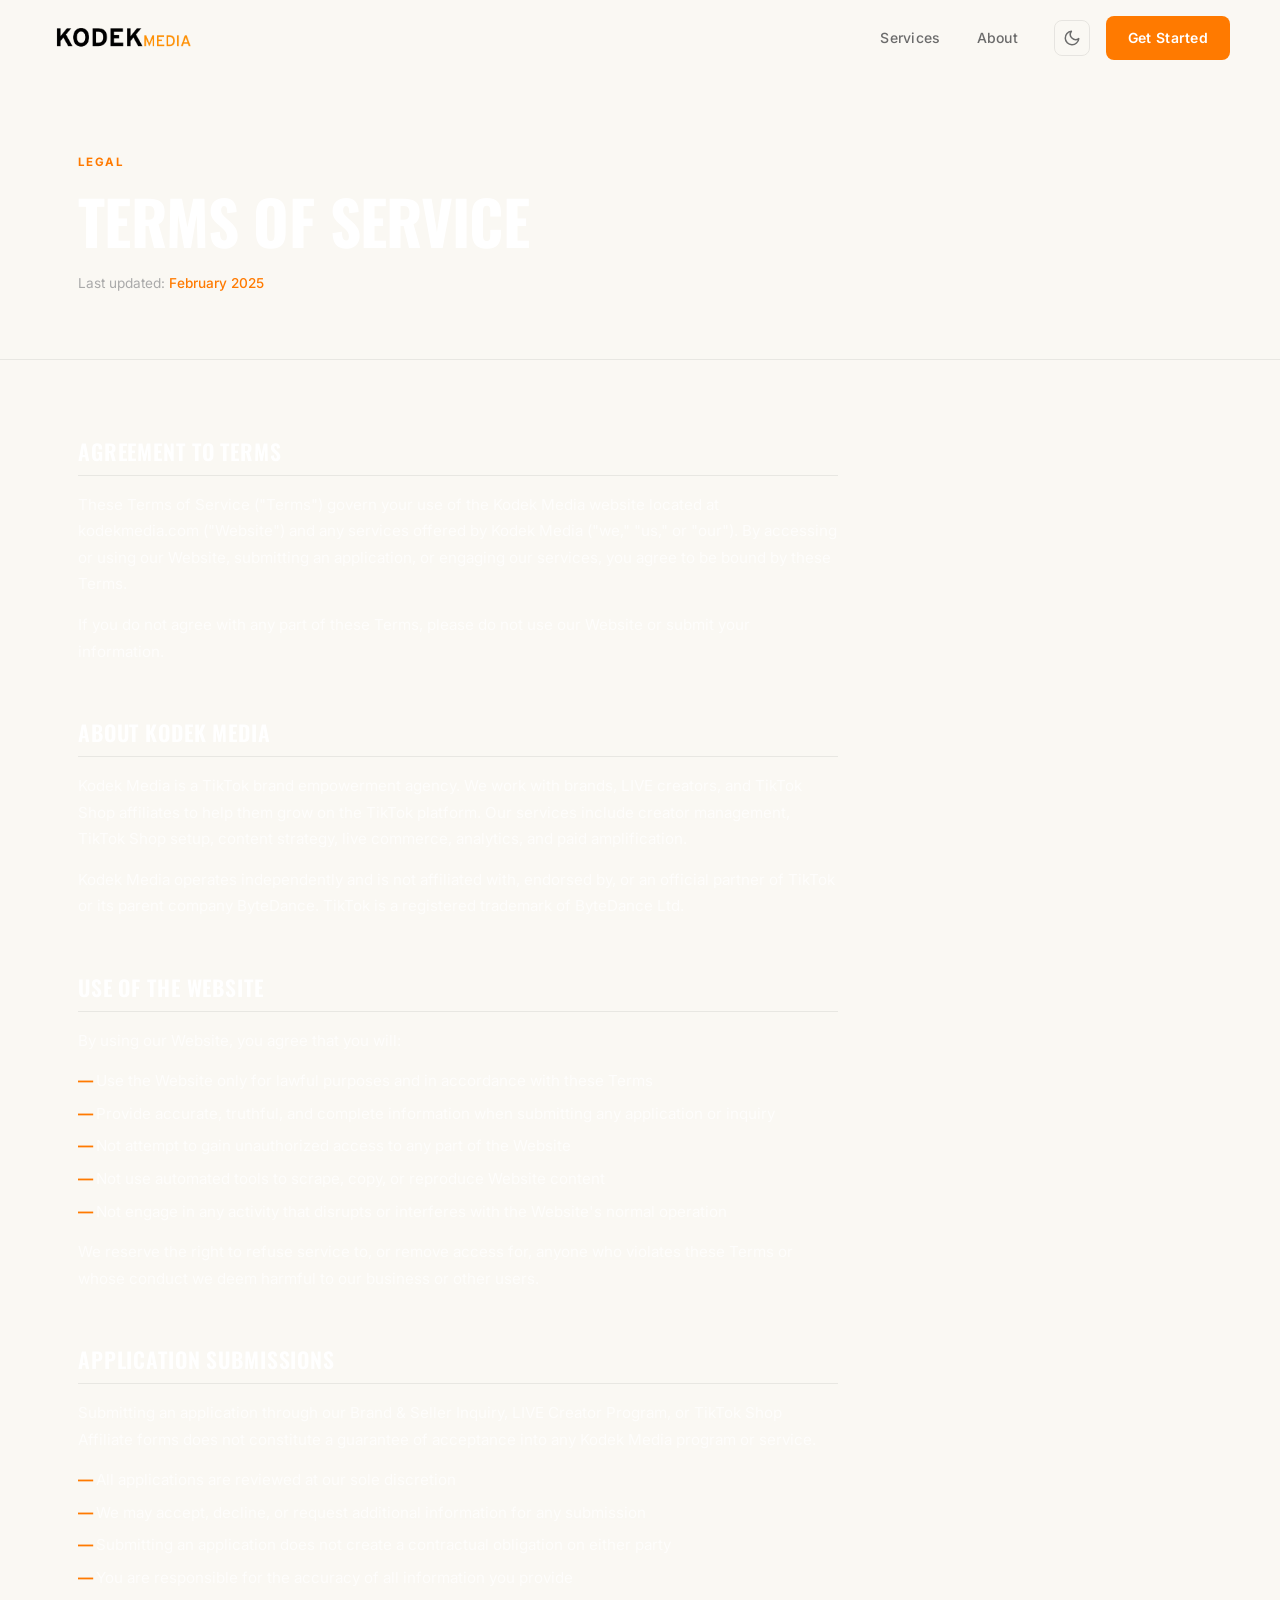
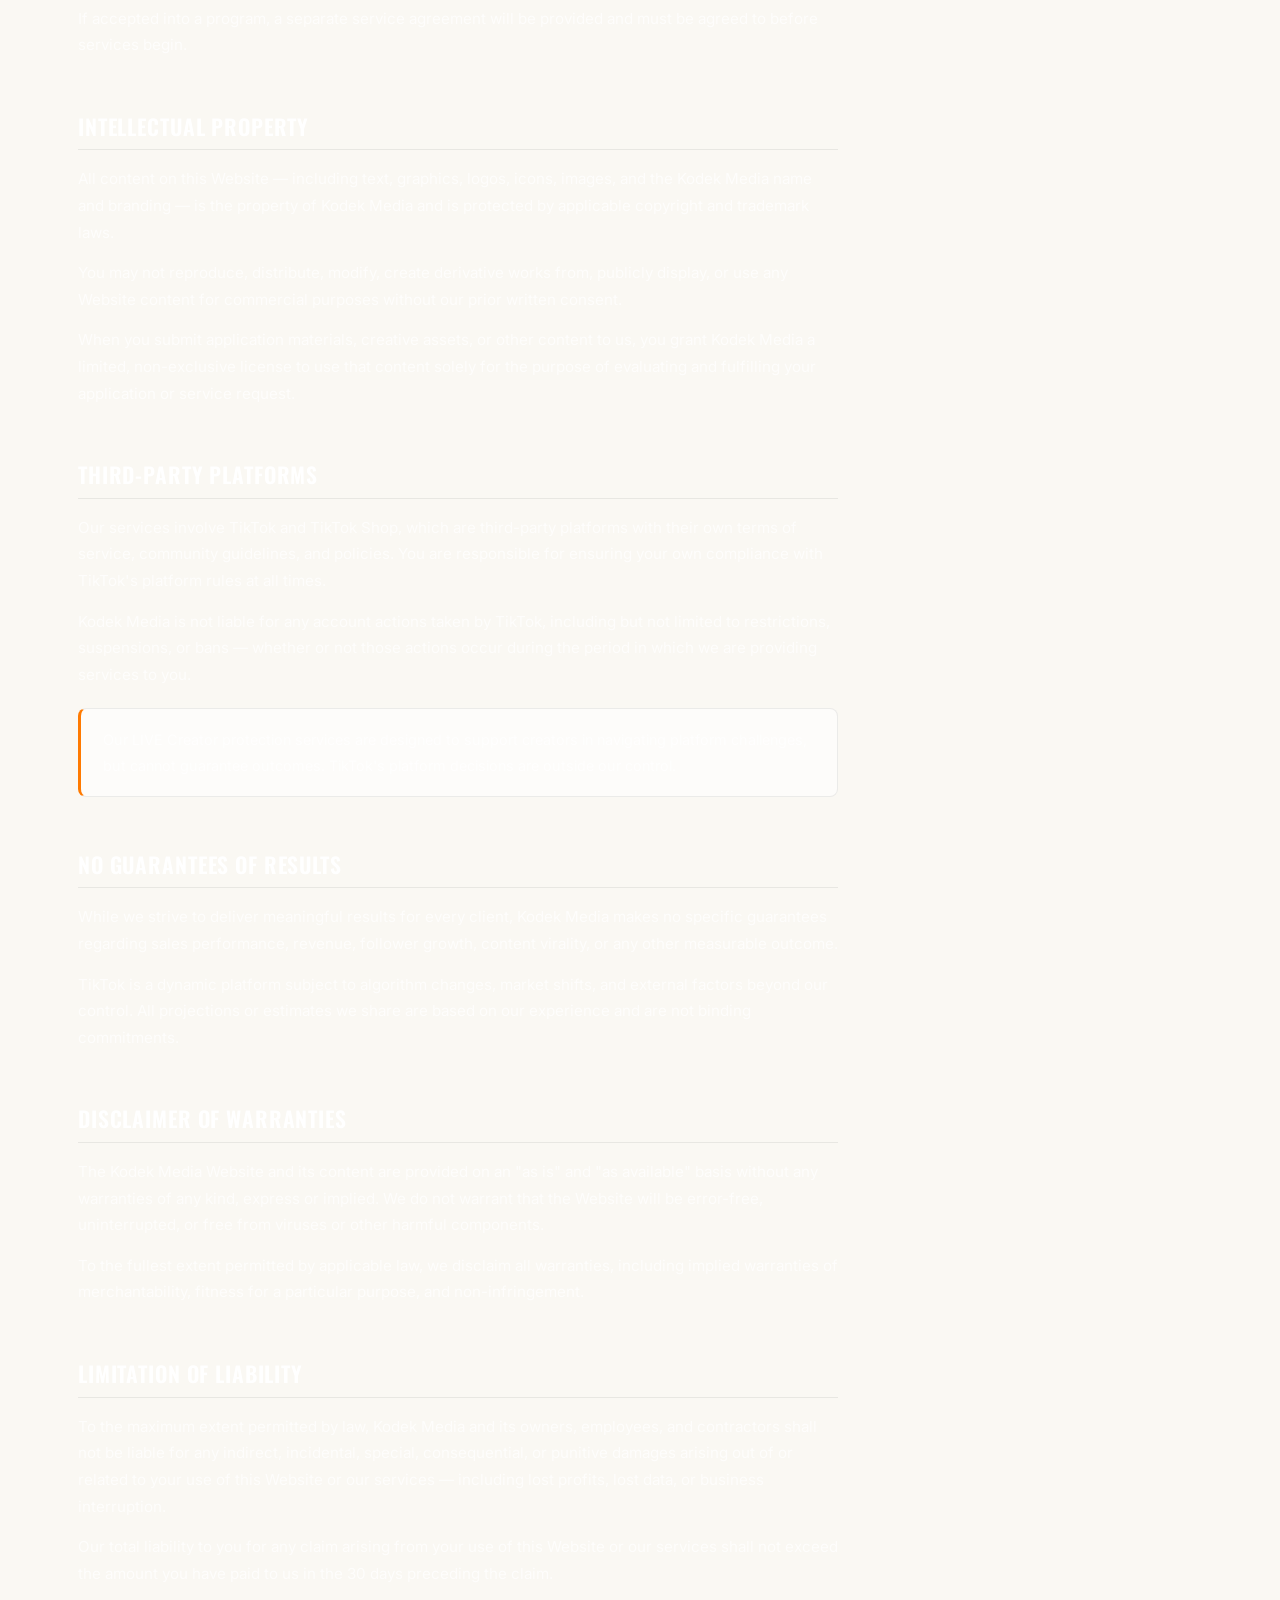
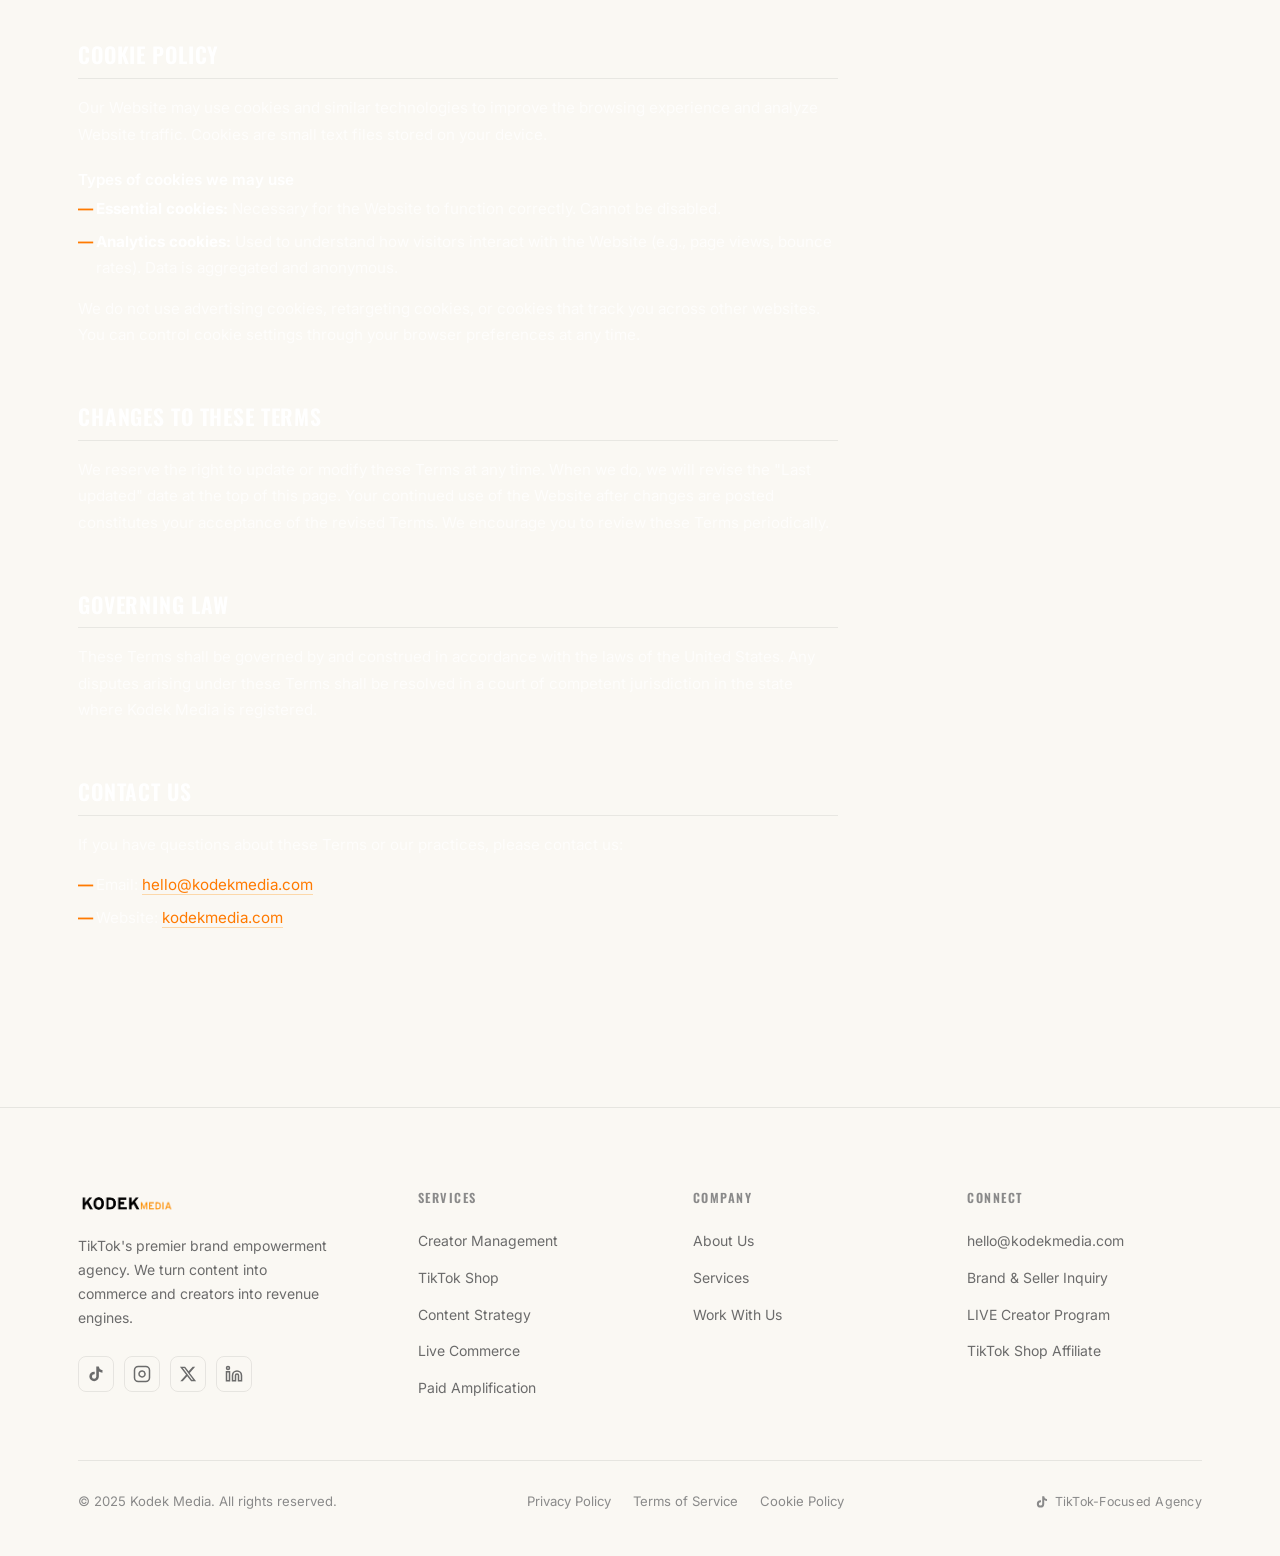
<file: terms-of-service.html>
<!DOCTYPE html>
<html lang="en">
<head>
  <!-- Google tag (gtag.js) -->
  <script async src="https://www.googletagmanager.com/gtag/js?id=G-HCZ8CJ59QM"></script>
  <script>
    window.dataLayer = window.dataLayer || [];
    function gtag(){dataLayer.push(arguments);}
    gtag('js', new Date());
    gtag('config', 'G-HCZ8CJ59QM');
  </script>
  <meta charset="UTF-8" />
  <meta name="viewport" content="width=device-width, initial-scale=1.0" />
  <title>Terms of Service — Kodek Media</title>
  <link rel="preconnect" href="https://fonts.googleapis.com" />
  <link rel="preconnect" href="https://fonts.gstatic.com" crossorigin />
  <link href="https://fonts.googleapis.com/css2?family=Inter:wght@300;400;500;600;700;800;900&family=Oswald:wght@400;500;600;700&display=swap" rel="stylesheet" />
  <link rel="stylesheet" href="styles.css" />
  <link rel="stylesheet" href="theme-light.css" id="theme-light" />
  <script src="theme.js"></script>
  <link rel="icon" type="image/png" href="logo-icon.png" />
  <style>
    /* ── Legal page layout ── */
    .legal-hero {
      padding: calc(var(--nav-h) + 72px) 0 64px;
      border-bottom: 1px solid var(--glass-border);
    }
    .legal-hero .legal-label {
      display: inline-block;
      font-size: 0.72rem;
      font-weight: 700;
      letter-spacing: 0.12em;
      text-transform: uppercase;
      color: var(--amber);
      margin-bottom: 18px;
    }
    .legal-hero h1 {
      font-family: 'Oswald', sans-serif;
      font-size: clamp(2.2rem, 5vw, 3.8rem);
      font-weight: 700;
      color: var(--white);
      text-transform: uppercase;
      margin-bottom: 20px;
    }
    .legal-meta {
      font-size: 0.85rem;
      color: var(--gray-light);
    }
    .legal-meta span {
      color: var(--amber);
      font-weight: 500;
    }

    /* ── Body content ── */
    .legal-body {
      padding: 80px 0 120px;
    }
    .legal-body .legal-inner {
      max-width: 760px;
    }
    .legal-section {
      margin-bottom: 56px;
    }
    .legal-section h2 {
      font-family: 'Oswald', sans-serif;
      font-size: 1.35rem;
      font-weight: 600;
      text-transform: uppercase;
      letter-spacing: 0.04em;
      color: var(--white);
      margin-bottom: 16px;
      padding-bottom: 12px;
      border-bottom: 1px solid var(--glass-border);
    }
    .legal-section h3 {
      font-family: 'Inter', sans-serif;
      font-size: 0.95rem;
      font-weight: 600;
      color: var(--white);
      margin: 24px 0 8px;
      text-transform: none;
      letter-spacing: 0;
    }
    .legal-section p {
      font-size: 0.95rem;
      color: rgba(255,255,255,0.72);
      line-height: 1.75;
      margin-bottom: 14px;
    }
    .legal-section ul {
      list-style: none;
      padding: 0;
      margin-bottom: 14px;
    }
    .legal-section ul li {
      font-size: 0.95rem;
      color: rgba(255,255,255,0.72);
      line-height: 1.75;
      padding-left: 18px;
      position: relative;
      margin-bottom: 6px;
    }
    .legal-section ul li::before {
      content: '—';
      position: absolute;
      left: 0;
      color: var(--amber);
      font-weight: 700;
    }
    .legal-section a {
      color: var(--amber);
      text-decoration: none;
      border-bottom: 1px solid rgba(255,143,0,0.3);
      transition: border-color 0.2s;
    }
    .legal-section a:hover {
      border-color: var(--amber);
    }
    .legal-callout {
      background: var(--glass);
      border: 1px solid var(--glass-border);
      border-left: 3px solid var(--amber);
      border-radius: 8px;
      padding: 18px 22px;
      margin: 20px 0;
    }
    .legal-callout p {
      margin: 0;
      font-size: 0.9rem;
    }
  </style>
</head>
<body>

  <!-- ═══════════════════════ NAVBAR ═══════════════════════ -->
  <nav id="navbar" class="scrolled">
    <div class="nav-container">
      <a href="index.html" class="logo-link">
        <img src="logo-wordmark.png" alt="Kodek Media" class="logo-img logo-wordmark" />
        <img src="logo-icon.png"     alt="Kodek Media" class="logo-img logo-icon-only" />
      </a>
      <ul class="nav-links">
        <li><a href="index.html#services">Services</a></li>
        <li><a href="index.html#about">About</a></li>
      </ul>
      <button class="theme-toggle" aria-label="Toggle theme">
        <svg class="icon-sun" viewBox="0 0 24 24" width="18" height="18" fill="none" stroke="currentColor" stroke-width="2" stroke-linecap="round" stroke-linejoin="round"><circle cx="12" cy="12" r="4"/><line x1="12" y1="2" x2="12" y2="4"/><line x1="12" y1="20" x2="12" y2="22"/><line x1="4.93" y1="4.93" x2="6.34" y2="6.34"/><line x1="17.66" y1="17.66" x2="19.07" y2="19.07"/><line x1="2" y1="12" x2="4" y2="12"/><line x1="20" y1="12" x2="22" y2="12"/><line x1="4.93" y1="19.07" x2="6.34" y2="17.66"/><line x1="17.66" y1="6.34" x2="19.07" y2="4.93"/></svg>
        <svg class="icon-moon" viewBox="0 0 24 24" width="18" height="18" fill="none" stroke="currentColor" stroke-width="2" stroke-linecap="round" stroke-linejoin="round"><path d="M21 12.79A9 9 0 1 1 11.21 3 7 7 0 0 0 21 12.79z"/></svg>
      </button>
      <a href="apply-brand.html" class="btn btn-primary nav-cta">Get Started</a>
      <button class="menu-toggle" id="menuToggle" aria-label="Toggle menu">
        <span></span><span></span><span></span>
      </button>
    </div>
  </nav>

  <!-- ═══════════════════════ MOBILE MENU ═══════════════════════ -->
  <div class="mobile-menu" id="mobileMenu">
    <ul>
      <li><a href="index.html#services">Services</a></li>
      <li><a href="index.html#about">About</a></li>
      <li><a href="apply-brand.html" class="btn btn-primary" style="display:inline-flex;margin-top:8px">Get Started</a></li>
    </ul>
  </div>

  <!-- ═══════════════════════ HERO ═══════════════════════ -->
  <div class="legal-hero">
    <div class="container">
      <span class="legal-label">Legal</span>
      <h1>Terms of Service</h1>
      <p class="legal-meta">Last updated: <span>February 2025</span></p>
    </div>
  </div>

  <!-- ═══════════════════════ CONTENT ═══════════════════════ -->
  <div class="legal-body">
    <div class="container">
      <div class="legal-inner">

        <div class="legal-section">
          <h2>Agreement to Terms</h2>
          <p>These Terms of Service ("Terms") govern your use of the Kodek Media website located at kodekmedia.com ("Website") and any services offered by Kodek Media ("we," "us," or "our"). By accessing or using our Website, submitting an application, or engaging our services, you agree to be bound by these Terms.</p>
          <p>If you do not agree with any part of these Terms, please do not use our Website or submit your information.</p>
        </div>

        <div class="legal-section">
          <h2>About Kodek Media</h2>
          <p>Kodek Media is a TikTok brand empowerment agency. We work with brands, LIVE creators, and TikTok Shop affiliates to help them grow on the TikTok platform. Our services include creator management, TikTok Shop setup, content strategy, live commerce, analytics, and paid amplification.</p>
          <p>Kodek Media operates independently and is not affiliated with, endorsed by, or an official partner of TikTok or its parent company ByteDance. TikTok is a registered trademark of ByteDance Ltd.</p>
        </div>

        <div class="legal-section">
          <h2>Use of the Website</h2>
          <p>By using our Website, you agree that you will:</p>
          <ul>
            <li>Use the Website only for lawful purposes and in accordance with these Terms</li>
            <li>Provide accurate, truthful, and complete information when submitting any application or inquiry</li>
            <li>Not attempt to gain unauthorized access to any part of the Website</li>
            <li>Not use automated tools to scrape, copy, or reproduce Website content</li>
            <li>Not engage in any activity that disrupts or interferes with the Website's normal operation</li>
          </ul>
          <p>We reserve the right to refuse service to, or remove access for, anyone who violates these Terms or whose conduct we deem harmful to our business or other users.</p>
        </div>

        <div class="legal-section">
          <h2>Application Submissions</h2>
          <p>Submitting an application through our Brand & Seller Inquiry, LIVE Creator Program, or TikTok Shop Affiliate forms does not constitute a guarantee of acceptance into any Kodek Media program or service.</p>
          <ul>
            <li>All applications are reviewed at our sole discretion</li>
            <li>We may accept, decline, or request additional information for any submission</li>
            <li>Submitting an application does not create a contractual obligation on either party</li>
            <li>You are responsible for the accuracy of all information you provide</li>
          </ul>
          <p>If accepted into a program, a separate service agreement will be provided and must be agreed to before services begin.</p>
        </div>

        <div class="legal-section">
          <h2>Intellectual Property</h2>
          <p>All content on this Website — including text, graphics, logos, icons, images, and the Kodek Media name and branding — is the property of Kodek Media and is protected by applicable copyright and trademark laws.</p>
          <p>You may not reproduce, distribute, modify, create derivative works from, publicly display, or use any Website content for commercial purposes without our prior written consent.</p>
          <p>When you submit application materials, creative assets, or other content to us, you grant Kodek Media a limited, non-exclusive license to use that content solely for the purpose of evaluating and fulfilling your application or service request.</p>
        </div>

        <div class="legal-section">
          <h2>Third-Party Platforms</h2>
          <p>Our services involve TikTok and TikTok Shop, which are third-party platforms with their own terms of service, community guidelines, and policies. You are responsible for ensuring your own compliance with TikTok's platform rules at all times.</p>
          <p>Kodek Media is not liable for any account actions taken by TikTok, including but not limited to restrictions, suspensions, or bans — whether or not those actions occur during the period in which we are providing services to you.</p>
          <div class="legal-callout">
            <p>Our LIVE Creator protection services are designed to support creators in navigating platform challenges, but cannot guarantee outcomes. TikTok's platform decisions are outside our control.</p>
          </div>
        </div>

        <div class="legal-section">
          <h2>No Guarantees of Results</h2>
          <p>While we strive to deliver meaningful results for every client, Kodek Media makes no specific guarantees regarding sales performance, revenue, follower growth, content virality, or any other measurable outcome.</p>
          <p>TikTok is a dynamic platform subject to algorithm changes, market shifts, and external factors beyond our control. All projections or estimates we share are based on our experience and are not binding commitments.</p>
        </div>

        <div class="legal-section">
          <h2>Disclaimer of Warranties</h2>
          <p>The Kodek Media Website and its content are provided on an "as is" and "as available" basis without any warranties of any kind, express or implied. We do not warrant that the Website will be error-free, uninterrupted, or free from viruses or other harmful components.</p>
          <p>To the fullest extent permitted by applicable law, we disclaim all warranties, including implied warranties of merchantability, fitness for a particular purpose, and non-infringement.</p>
        </div>

        <div class="legal-section">
          <h2>Limitation of Liability</h2>
          <p>To the maximum extent permitted by law, Kodek Media and its owners, employees, and contractors shall not be liable for any indirect, incidental, special, consequential, or punitive damages arising out of or related to your use of this Website or our services — including lost profits, lost data, or business interruption.</p>
          <p>Our total liability to you for any claim arising from your use of this Website or our services shall not exceed the amount you have paid to us in the 30 days preceding the claim.</p>
        </div>

        <div class="legal-section" id="cookies">
          <h2>Cookie Policy</h2>
          <p>Our Website may use cookies and similar technologies to improve the browsing experience and analyze Website traffic. Cookies are small text files stored on your device.</p>
          <h3>Types of cookies we may use</h3>
          <ul>
            <li><strong style="color:var(--white)">Essential cookies:</strong> Necessary for the Website to function correctly. Cannot be disabled.</li>
            <li><strong style="color:var(--white)">Analytics cookies:</strong> Used to understand how visitors interact with the Website (e.g., page views, bounce rates). Data is aggregated and anonymous.</li>
          </ul>
          <p>We do not use advertising cookies, retargeting cookies, or cookies that track you across other websites. You can control cookie settings through your browser preferences at any time.</p>
        </div>

        <div class="legal-section">
          <h2>Changes to These Terms</h2>
          <p>We reserve the right to update or modify these Terms at any time. When we do, we will revise the "Last updated" date at the top of this page. Your continued use of the Website after changes are posted constitutes your acceptance of the revised Terms. We encourage you to review these Terms periodically.</p>
        </div>

        <div class="legal-section">
          <h2>Governing Law</h2>
          <p>These Terms shall be governed by and construed in accordance with the laws of the United States. Any disputes arising under these Terms shall be resolved in a court of competent jurisdiction in the state where Kodek Media is registered.</p>
        </div>

        <div class="legal-section">
          <h2>Contact Us</h2>
          <p>If you have questions about these Terms or our practices, please contact us:</p>
          <ul>
            <li>Email: <a href="mailto:hello@kodekmedia.com">hello@kodekmedia.com</a></li>
            <li>Website: <a href="index.html">kodekmedia.com</a></li>
          </ul>
        </div>

      </div>
    </div>
  </div>

  <!-- ═══════════════════════ FOOTER ═══════════════════════ -->
  <footer class="footer">
    <div class="container">
      <div class="footer-top">

        <div class="footer-brand">
          <img src="logo-wordmark.png" alt="Kodek Media" class="footer-logo-img" />
          <p class="footer-tagline">TikTok's premier brand empowerment agency. We turn content into commerce and creators into revenue engines.</p>
          <div class="footer-social">
            <a href="#" class="social-link" aria-label="TikTok">
              <svg viewBox="0 0 24 24" fill="currentColor" width="18" height="18">
                <path d="M19.59 6.69a4.83 4.83 0 01-3.77-4.25V2h-3.45v13.67a2.89 2.89 0 01-2.88 2.5 2.89 2.89 0 01-2.89-2.89 2.89 2.89 0 012.89-2.89c.28 0 .54.04.79.1V9.01a6.27 6.27 0 00-.79-.05 6.34 6.34 0 00-6.34 6.34 6.34 6.34 0 006.34 6.34 6.34 6.34 0 006.33-6.34V8.65a8.18 8.18 0 004.79 1.53v-3.4a4.85 4.85 0 01-1.02-.09z"/>
              </svg>
            </a>
            <a href="#" class="social-link" aria-label="Instagram">
              <svg viewBox="0 0 24 24" fill="none" stroke="currentColor" stroke-width="2" width="18" height="18">
                <rect x="2" y="2" width="20" height="20" rx="5" ry="5"/>
                <path d="M16 11.37A4 4 0 1 1 12.63 8 4 4 0 0 1 16 11.37z"/>
                <line x1="17.5" y1="6.5" x2="17.51" y2="6.5"/>
              </svg>
            </a>
            <a href="#" class="social-link" aria-label="X / Twitter">
              <svg viewBox="0 0 24 24" fill="currentColor" width="18" height="18">
                <path d="M18.244 2.25h3.308l-7.227 8.26 8.502 11.24H16.17l-5.214-6.817L4.99 21.75H1.68l7.73-8.835L1.254 2.25H8.08l4.713 6.231zm-1.161 17.52h1.833L7.084 4.126H5.117z"/>
              </svg>
            </a>
            <a href="#" class="social-link" aria-label="LinkedIn">
              <svg viewBox="0 0 24 24" fill="none" stroke="currentColor" stroke-width="2" width="18" height="18">
                <path d="M16 8a6 6 0 0 1 6 6v7h-4v-7a2 2 0 0 0-2-2 2 2 0 0 0-2 2v7h-4v-7a6 6 0 0 1 6-6z"/>
                <rect x="2" y="9" width="4" height="12"/><circle cx="4" cy="4" r="2"/>
              </svg>
            </a>
          </div>
        </div>

        <div class="footer-links">
          <div class="footer-col">
            <h4>Services</h4>
            <ul>
              <li><a href="index.html#services">Creator Management</a></li>
              <li><a href="index.html#services">TikTok Shop</a></li>
              <li><a href="index.html#services">Content Strategy</a></li>
              <li><a href="index.html#services">Live Commerce</a></li>
              <li><a href="index.html#services">Paid Amplification</a></li>
            </ul>
          </div>
          <div class="footer-col">
            <h4>Company</h4>
            <ul>
              <li><a href="index.html#about">About Us</a></li>
              <li><a href="index.html#services">Services</a></li>
                    <li><a href="apply-brand.html">Work With Us</a></li>
            </ul>
          </div>
          <div class="footer-col">
            <h4>Connect</h4>
            <ul>
              <li><a href="mailto:hello@kodekmedia.com">hello@kodekmedia.com</a></li>
              <li><a href="apply-brand.html">Brand &amp; Seller Inquiry</a></li>
              <li><a href="apply-creator.html">LIVE Creator Program</a></li>
              <li><a href="apply-affiliate.html">TikTok Shop Affiliate</a></li>
            </ul>
          </div>
        </div>

      </div>

      <div class="footer-bottom">
        <p>© 2025 Kodek Media. All rights reserved.</p>
        <div class="footer-bottom-links">
          <a href="privacy-policy.html">Privacy Policy</a>
          <a href="terms-of-service.html">Terms of Service</a>
          <a href="terms-of-service.html#cookies">Cookie Policy</a>
        </div>
        <div class="tiktok-badge">
          <svg viewBox="0 0 24 24" fill="currentColor" width="14" height="14">
            <path d="M19.59 6.69a4.83 4.83 0 01-3.77-4.25V2h-3.45v13.67a2.89 2.89 0 01-2.88 2.5 2.89 2.89 0 01-2.89-2.89 2.89 2.89 0 012.89-2.89c.28 0 .54.04.79.1V9.01a6.27 6.27 0 00-.79-.05 6.34 6.34 0 00-6.34 6.34 6.34 6.34 0 006.34 6.34 6.34 6.34 0 006.33-6.34V8.65a8.18 8.18 0 004.79 1.53v-3.4a4.85 4.85 0 01-1.02-.09z"/>
          </svg>
          TikTok-Focused Agency
        </div>
      </div>

    </div>
  </footer>

  <script src="script.js"></script>
</body>
</html>
</file>
<file: styles.css>
/* ═══════════════════════════════════════════════════════════
   KODEK MEDIA — GLOBAL STYLES
   Brand: #000000 (black) · #ffffff (white) · #ff8f00 (amber)
═══════════════════════════════════════════════════════════ */

/* === RESET & BASE === */
*, *::before, *::after {
  margin: 0;
  padding: 0;
  box-sizing: border-box;
}

:root {
  --black:        #000000;
  --white:        #ffffff;
  --amber:        #ff8f00;
  --amber-dim:    rgba(255, 143, 0, 0.12);
  --amber-mid:    rgba(255, 143, 0, 0.25);
  --amber-glow:   rgba(255, 143, 0, 0.10);
  --glass:        rgba(255, 255, 255, 0.07);
  --glass-border: rgba(255, 255, 255, 0.10);
  --glass-hover:  rgba(255, 255, 255, 0.10);
  --gray:         #666;
  --gray-light:   #aaa;
  --nav-h:        76px;
  --ease-out:     cubic-bezier(0.4, 0, 0.2, 1);
}

html {
  scroll-behavior: smooth;
  font-size: 16px;
}

body {
  background: var(--black);
  color: var(--white);
  font-family: 'Inter', -apple-system, BlinkMacSystemFont, sans-serif;
  overflow-x: hidden;
  line-height: 1.6;
  -webkit-font-smoothing: antialiased;
}

/* === UTILITY === */
.container {
  max-width: 1180px;
  margin: 0 auto;
  padding: 0 28px;
}

.text-gradient {
  background: linear-gradient(130deg, var(--amber) 0%, #ffd54f 100%);
  -webkit-background-clip: text;
  -webkit-text-fill-color: transparent;
  background-clip: text;
}

/* === TYPOGRAPHY === */
h1, h2, h3, .logo, .footer-logo {
  font-family: 'Oswald', sans-serif;
  letter-spacing: -0.01em;
  line-height: 1.05;
}

/* === BUTTONS === */
.btn {
  display: inline-flex;
  align-items: center;
  justify-content: center;
  gap: 8px;
  padding: 11px 22px;
  border-radius: 8px;
  font-family: 'Inter', sans-serif;
  font-weight: 600;
  font-size: 0.875rem;
  text-decoration: none;
  cursor: pointer;
  border: none;
  transition: all 0.3s var(--ease-out);
  letter-spacing: 0.02em;
  white-space: nowrap;
}

.btn-primary {
  background: var(--amber);
  color: var(--black);
}

.btn-primary:hover {
  background: #ffaa00;
  transform: translateY(-2px);
  box-shadow: 0 10px 36px rgba(255, 143, 0, 0.45);
}

.btn-ghost {
  background: transparent;
  color: var(--white);
  border: 1px solid rgba(255, 255, 255, 0.18);
}

.btn-ghost:hover {
  border-color: var(--amber);
  color: var(--amber);
  transform: translateY(-2px);
}

.btn-large {
  padding: 15px 34px;
  font-size: 0.95rem;
  border-radius: 10px;
}

.btn-icon {
  font-size: 0.7rem;
  opacity: 0.8;
}

/* ═══════════════════════════════════════
   NAVBAR
═══════════════════════════════════════ */
#navbar {
  position: fixed;
  top: 0;
  left: 0;
  right: 0;
  z-index: 1000;
  height: var(--nav-h);
  display: flex;
  align-items: center;
  padding: 0 28px;
  transition: background 0.5s var(--ease-out), border-color 0.5s var(--ease-out), box-shadow 0.5s var(--ease-out);
}

#navbar.scrolled {
  background: rgba(0, 0, 0, 0.82);
  backdrop-filter: blur(24px);
  -webkit-backdrop-filter: blur(24px);
  border-bottom: 1px solid rgba(255, 255, 255, 0.05);
  box-shadow: 0 4px 32px rgba(0, 0, 0, 0.4);
}

.nav-container {
  max-width: 1180px;
  margin: 0 auto;
  width: 100%;
  display: flex;
  align-items: center;
}

/* Logo image variants */
.logo-link {
  display: flex;
  align-items: center;
  text-decoration: none;
  flex-shrink: 0;
}

.logo-img {
  display: block;
  object-fit: contain;
}

/* Desktop: show wordmark, hide icon */
.logo-wordmark  { height: 48px; width: auto; display: block; }
.logo-icon-only { height: 48px; width: 48px; display: none; }

/* Footer logo */
.footer-logo-img {
  height: 32px;
  width: auto;
  display: block;
  margin-bottom: 14px;
  object-fit: contain;
}

.logo-accent {
  color: var(--amber);
}

.nav-links {
  display: flex;
  list-style: none;
  gap: 36px;
  margin-left: auto;
  margin-right: 36px;
}

.nav-links a {
  text-decoration: none;
  color: rgba(255, 255, 255, 0.6);
  font-size: 0.875rem;
  font-weight: 500;
  transition: color 0.25s;
  letter-spacing: 0.02em;
}

.nav-links a:hover,
.nav-links a.active {
  color: var(--white);
}

.nav-cta {
  flex-shrink: 0;
}

/* === THEME TOGGLE === */
.theme-toggle {
  display: inline-flex;
  align-items: center;
  justify-content: center;
  width: 36px;
  height: 36px;
  margin-right: 16px;
  background: transparent;
  border: 1px solid rgba(255, 255, 255, 0.18);
  border-radius: 8px;
  color: rgba(255, 255, 255, 0.7);
  cursor: pointer;
  transition: all 0.25s var(--ease-out);
  flex-shrink: 0;
  padding: 0;
}
.theme-toggle:hover {
  border-color: var(--amber);
  color: var(--amber);
}
.theme-toggle svg { display: block; }
.theme-toggle .icon-sun  { display: block; }
.theme-toggle .icon-moon { display: none; }

@media (max-width: 768px) {
  .theme-toggle {
    margin-right: auto;
    margin-left: 0;
  }
}

.menu-toggle {
  display: none;
  flex-direction: column;
  justify-content: center;
  gap: 5px;
  background: none;
  border: none;
  cursor: pointer;
  padding: 4px;
  margin-left: auto;
}

.menu-toggle span {
  width: 22px;
  height: 1.5px;
  background: var(--white);
  border-radius: 2px;
  transition: all 0.3s var(--ease-out);
  display: block;
}

.menu-toggle.open span:nth-child(1) { transform: translateY(6.5px) rotate(45deg); }
.menu-toggle.open span:nth-child(2) { opacity: 0; transform: scaleX(0); }
.menu-toggle.open span:nth-child(3) { transform: translateY(-6.5px) rotate(-45deg); }

/* === MOBILE MENU === */
.mobile-menu {
  position: fixed;
  top: var(--nav-h);
  left: 0;
  right: 0;
  background: rgba(0, 0, 0, 0.96);
  backdrop-filter: blur(24px);
  padding: 28px;
  z-index: 999;
  border-bottom: 1px solid var(--glass-border);
  transform: translateY(-8px);
  opacity: 0;
  transition: all 0.35s var(--ease-out);
  pointer-events: none;
}

.mobile-menu.open {
  transform: translateY(0);
  opacity: 1;
  pointer-events: all;
}

.mobile-menu ul {
  list-style: none;
  display: flex;
  flex-direction: column;
  gap: 4px;
}

.mobile-menu li a {
  text-decoration: none;
  color: rgba(255, 255, 255, 0.8);
  font-size: 1.1rem;
  font-weight: 500;
  display: block;
  padding: 10px 0;
  border-bottom: 1px solid var(--glass-border);
  transition: color 0.25s;
}

.mobile-menu li:last-child a {
  border-bottom: none;
}

.mobile-menu li a:hover {
  color: var(--amber);
}

/* ═══════════════════════════════════════
   HERO
═══════════════════════════════════════ */
.hero {
  min-height: 100vh;
  display: flex;
  flex-direction: column;
  align-items: center;
  justify-content: center;
  position: relative;
  overflow: hidden;
  padding: calc(var(--nav-h) + 60px) 28px 100px;
}

/* Glow orb */
.hero-glow {
  position: absolute;
  width: 1000px;
  height: 1000px;
  background: radial-gradient(circle, rgba(255, 143, 0, 0.18) 0%, rgba(255, 143, 0, 0.06) 40%, transparent 70%);
  top: -260px;
  left: 50%;
  transform: translateX(-50%);
  pointer-events: none;
  animation: heroGlowPulse 7s ease-in-out infinite;
  will-change: transform, opacity;
}

@keyframes heroGlowPulse {
  0%, 100% { opacity: 0.65; transform: translateX(-50%) scale(1); }
  50%       { opacity: 1;    transform: translateX(-50%) scale(1.07); }
}

/* Subtle grid */
.hero-grid {
  position: absolute;
  inset: 0;
  background-image:
    linear-gradient(rgba(255, 143, 0, 0.04) 1px, transparent 1px),
    linear-gradient(90deg, rgba(255, 143, 0, 0.04) 1px, transparent 1px);
  background-size: 56px 56px;
  pointer-events: none;
  mask-image: radial-gradient(ellipse 75% 75% at 50% 50%, black 0%, transparent 100%);
}

/* Noise texture */
.hero-noise {
  position: absolute;
  inset: 0;
  pointer-events: none;
  opacity: 0.03;
  background-image: url("data:image/svg+xml,%3Csvg viewBox='0 0 256 256' xmlns='http://www.w3.org/2000/svg'%3E%3Cfilter id='noise'%3E%3CfeTurbulence type='fractalNoise' baseFrequency='0.9' numOctaves='4' stitchTiles='stitch'/%3E%3C/filter%3E%3Crect width='100%25' height='100%25' filter='url(%23noise)'/%3E%3C/svg%3E");
  background-size: 200px 200px;
}

.hero-content {
  text-align: center;
  position: relative;
  z-index: 2;
  max-width: 920px;
  width: 100%;
}

/* Badge */
.hero-badge {
  display: inline-flex;
  align-items: center;
  gap: 9px;
  background: rgba(255, 143, 0, 0.08);
  border: 1px solid rgba(255, 143, 0, 0.2);
  border-radius: 100px;
  padding: 7px 20px;
  font-size: 0.8rem;
  font-weight: 500;
  letter-spacing: 0.04em;
  color: rgba(255, 255, 255, 0.85);
  margin-bottom: 36px;
}

.badge-dot {
  width: 6px;
  height: 6px;
  background: var(--amber);
  border-radius: 50%;
  animation: pulseDot 2.2s ease-in-out infinite;
  flex-shrink: 0;
}

@keyframes pulseDot {
  0%, 100% { opacity: 1; box-shadow: 0 0 0 0 rgba(255, 143, 0, 0.5); }
  50%       { opacity: 0.7; box-shadow: 0 0 0 5px rgba(255, 143, 0, 0); }
}

/* Headline */
.hero-title {
  font-family: 'Oswald', sans-serif;
  font-size: clamp(72px, 12vw, 148px);
  font-weight: 700;
  line-height: 0.93;
  letter-spacing: -0.03em;
  margin-bottom: 30px;
}

/* Subtitle */
.hero-subtitle {
  font-size: clamp(1rem, 1.8vw, 1.15rem);
  color: rgba(255, 255, 255, 0.5);
  line-height: 1.75;
  margin-bottom: 48px;
  max-width: 580px;
  margin-left: auto;
  margin-right: auto;
}

/* CTAs */
.hero-ctas {
  display: flex;
  gap: 14px;
  justify-content: center;
  flex-wrap: wrap;
  margin-bottom: 72px;
}

/* Stats bar */
.hero-stats {
  display: flex;
  align-items: center;
  justify-content: center;
  padding: 28px 48px;
  background: rgba(255, 255, 255, 0.03);
  border: 1px solid rgba(255, 255, 255, 0.07);
  border-radius: 18px;
  backdrop-filter: blur(12px);
  -webkit-backdrop-filter: blur(12px);
  flex-wrap: wrap;
  gap: 0;
  position: relative;
}

.hero-stats::before {
  content: '';
  position: absolute;
  top: 0;
  left: 50%;
  transform: translateX(-50%);
  width: 60%;
  height: 1px;
  background: linear-gradient(90deg, transparent, rgba(255, 143, 0, 0.4), transparent);
}

.stat-item {
  display: flex;
  flex-direction: column;
  align-items: center;
  padding: 0 40px;
}

.stat-value {
  font-family: 'Oswald', sans-serif;
  font-size: 2.2rem;
  font-weight: 700;
  color: var(--amber);
  line-height: 1;
  margin-bottom: 6px;
}

.stat-label {
  font-size: 0.75rem;
  color: rgba(255, 255, 255, 0.4);
  letter-spacing: 0.06em;
  text-transform: uppercase;
}

.stat-divider {
  width: 1px;
  height: 44px;
  background: rgba(255, 255, 255, 0.07);
  flex-shrink: 0;
}

/* Scroll indicator */
.scroll-indicator {
  position: absolute;
  bottom: 36px;
  left: 50%;
  transform: translateX(-50%);
  display: flex;
  flex-direction: column;
  align-items: center;
  gap: 8px;
  color: rgba(255, 255, 255, 0.25);
  font-size: 0.7rem;
  letter-spacing: 0.12em;
  text-transform: uppercase;
}

.scroll-line {
  width: 1px;
  height: 36px;
  background: linear-gradient(to bottom, rgba(255, 143, 0, 0.6), transparent);
  animation: scrollDrop 2.2s ease-in-out infinite;
  transform-origin: top;
}

@keyframes scrollDrop {
  0%   { transform: scaleY(0); opacity: 0; transform-origin: top; }
  40%  { transform: scaleY(1); opacity: 1; transform-origin: top; }
  60%  { transform: scaleY(1); opacity: 1; transform-origin: bottom; }
  100% { transform: scaleY(0); opacity: 0; transform-origin: bottom; }
}

/* Hero pillars (replaces fake stats bar) */
.hero-pillars {
  display: inline-flex;
  align-items: center;
  justify-content: center;
  gap: 0;
  padding: 14px 24px;
  background: linear-gradient(135deg, rgba(255,143,0,0.04) 0%, rgba(255,255,255,0.02) 100%);
  border: 1px solid rgba(255,143,0,0.15);
  border-radius: 14px;
  backdrop-filter: blur(16px);
  box-shadow: 0 0 40px rgba(255,143,0,0.04), inset 0 1px 0 rgba(255,255,255,0.05);
  flex-wrap: wrap;
}

.hero-pillar {
  display: flex;
  align-items: center;
  gap: 14px;
  padding: 0 28px;
  font-size: 1rem;
  font-weight: 600;
  color: rgba(255,255,255,0.9);
  letter-spacing: 0.02em;
  font-family: 'Oswald', sans-serif;
  transition: color 0.3s;
}

.hero-pillar:hover { color: var(--white); }

.pillar-icon {
  width: 36px;
  height: 36px;
  display: flex;
  align-items: center;
  justify-content: center;
  background: rgba(255,143,0,0.1);
  border: 1px solid rgba(255,143,0,0.2);
  border-radius: 10px;
  font-size: 1.1rem;
  flex-shrink: 0;
}

.pillar-divider {
  width: 1px;
  height: 32px;
  background: linear-gradient(180deg, transparent, rgba(255,143,0,0.2), transparent);
  flex-shrink: 0;
}

/* ═══════════════════════════════════════
   WHY KODEK
═══════════════════════════════════════ */
.why-section {
  padding: 116px 0;
  position: relative;
}

.why-section::before {
  content: '';
  position: absolute;
  top: 0; left: 0; right: 0;
  height: 1px;
  background: linear-gradient(90deg, transparent, rgba(255,143,0,0.25), transparent);
}

.why-grid {
  display: grid;
  grid-template-columns: repeat(3, 1fr);
  gap: 18px;
  margin-bottom: 24px;
}

.why-card {
  background: var(--glass);
  border: 1px solid var(--glass-border);
  border-radius: 16px;
  padding: 40px 32px;
  transition: all 0.4s var(--ease-out);
}

.why-card:hover {
  background: var(--glass-hover);
  border-color: rgba(255,143,0,0.18);
  transform: translateY(-4px);
}

.why-number {
  font-family: 'Oswald', sans-serif;
  font-size: 3.5rem;
  font-weight: 700;
  color: rgba(255,143,0,0.12);
  line-height: 1;
  margin-bottom: 18px;
}

.why-card h3 {
  font-family: 'Oswald', sans-serif;
  font-size: 1.25rem;
  font-weight: 600;
  color: var(--white);
  margin-bottom: 12px;
}

.why-card p {
  font-size: 0.875rem;
  color: rgba(255,255,255,0.48);
  line-height: 1.75;
}

/* Mission block */
.mission-block {
  margin: 24px 0;
  background: rgba(255,143,0,0.03);
  border: 1px solid rgba(255,143,0,0.14);
  border-radius: 20px;
  padding: 56px 64px;
  text-align: center;
  position: relative;
  overflow: hidden;
}

.mission-block::before {
  content: '';
  position: absolute;
  top: 0; left: 15%; right: 15%;
  height: 1px;
  background: linear-gradient(90deg, transparent, rgba(255,143,0,0.4), transparent);
}

.mission-quote {
  font-family: 'Oswald', sans-serif;
  font-size: clamp(22px, 3.2vw, 38px);
  font-weight: 600;
  line-height: 1.35;
  color: var(--white);
  margin-top: 14px;
  font-style: normal;
  max-width: 680px;
  margin-left: auto;
  margin-right: auto;
}

/* Program cards */
.program-grid {
  display: grid;
  grid-template-columns: repeat(3, 1fr);
  gap: 18px;
  margin-top: 24px;
}

.program-card {
  background: var(--glass);
  border: 1px solid var(--glass-border);
  border-radius: 16px;
  padding: 36px 30px;
  text-decoration: none;
  color: var(--white);
  display: flex;
  flex-direction: column;
  gap: 12px;
  transition: all 0.4s var(--ease-out);
  position: relative;
  overflow: hidden;
}

.program-card::after {
  content: '';
  position: absolute;
  top: 0; left: 0; right: 0;
  height: 1px;
  background: linear-gradient(90deg, transparent, var(--amber), transparent);
  opacity: 0;
  transition: opacity 0.4s;
}

.program-card:hover {
  background: var(--glass-hover);
  border-color: rgba(255,143,0,0.2);
  transform: translateY(-6px);
  box-shadow: 0 24px 56px rgba(0,0,0,0.4);
}

.program-card:hover::after { opacity: 1; }

.program-card.featured {
  border-color: rgba(255,143,0,0.22);
  background: rgba(255,143,0,0.04);
}

.program-icon {
  width: 50px;
  height: 50px;
  background: rgba(255,143,0,0.08);
  border: 1px solid rgba(255,143,0,0.18);
  border-radius: 12px;
  display: flex;
  align-items: center;
  justify-content: center;
  color: var(--amber);
  margin-bottom: 4px;
  transition: all 0.3s;
}

.program-card:hover .program-icon {
  background: rgba(255,143,0,0.18);
  box-shadow: 0 0 24px rgba(255,143,0,0.20);
}

.program-card h3 {
  font-family: 'Oswald', sans-serif;
  font-size: 1.25rem;
  font-weight: 600;
  color: var(--white);
}

.program-card p {
  font-size: 0.875rem;
  color: rgba(255,255,255,0.48);
  line-height: 1.7;
  flex: 1;
}

.program-cta {
  font-size: 0.85rem;
  font-weight: 600;
  color: var(--amber);
  margin-top: 4px;
  transition: letter-spacing 0.3s;
  display: inline-block;
}

.program-card:hover .program-cta {
  letter-spacing: 0.04em;
}

/* ═══════════════════════════════════════
   PARTNER STRIP
═══════════════════════════════════════ */
.partner-strip {
  border-top: 1px solid var(--glass-border);
  border-bottom: 1px solid var(--glass-border);
  padding: 18px 28px;
  background: rgba(255, 255, 255, 0.015);
}

.partner-strip-inner {
  max-width: 1180px;
  margin: 0 auto;
  display: flex;
  align-items: center;
  gap: 32px;
  flex-wrap: wrap;
}

.partner-label {
  font-size: 0.75rem;
  color: rgba(255, 255, 255, 0.3);
  letter-spacing: 0.06em;
  text-transform: uppercase;
  white-space: nowrap;
  flex-shrink: 0;
}

.partner-items {
  display: flex;
  align-items: center;
  gap: 20px;
  flex-wrap: wrap;
}

.partner-item {
  display: flex;
  align-items: center;
  gap: 7px;
  font-size: 0.8rem;
  font-weight: 500;
  color: rgba(255, 255, 255, 0.35);
  letter-spacing: 0.02em;
}

.partner-dot {
  width: 3px;
  height: 3px;
  border-radius: 50%;
  background: rgba(255, 143, 0, 0.4);
  flex-shrink: 0;
}

/* ═══════════════════════════════════════
   SHARED SECTION STYLES
═══════════════════════════════════════ */
.section-header {
  text-align: center;
  margin-bottom: 68px;
}

.section-label {
  display: inline-block;
  color: var(--amber);
  font-size: 0.75rem;
  font-weight: 600;
  letter-spacing: 0.16em;
  text-transform: uppercase;
  margin-bottom: 14px;
}

.section-title {
  font-family: 'Oswald', sans-serif;
  font-size: clamp(36px, 5vw, 58px);
  font-weight: 700;
  margin-bottom: 18px;
  line-height: 1.08;
}

.section-desc {
  font-size: 1.02rem;
  color: rgba(255, 255, 255, 0.48);
  max-width: 520px;
  margin: 0 auto;
  line-height: 1.75;
}

/* Edge lines */
.section-edge {
  height: 1px;
  background: linear-gradient(90deg, transparent, rgba(255, 143, 0, 0.2), transparent);
}

/* ═══════════════════════════════════════
   SERVICES
═══════════════════════════════════════ */
.services {
  padding: 116px 0;
  position: relative;
}

.services::before {
  content: '';
  position: absolute;
  top: 0;
  left: 0;
  right: 0;
  height: 1px;
  background: linear-gradient(90deg, transparent, rgba(255, 143, 0, 0.25), transparent);
}

.services-grid {
  display: grid;
  grid-template-columns: repeat(3, 1fr);
  gap: 18px;
}

.service-card {
  background: var(--glass);
  border: 1px solid var(--glass-border);
  border-radius: 16px;
  padding: 36px 30px 30px;
  transition: all 0.4s var(--ease-out);
  position: relative;
  overflow: hidden;
  cursor: default;
}

/* Top shimmer on hover */
.service-card::after {
  content: '';
  position: absolute;
  top: 0;
  left: 0;
  right: 0;
  height: 1px;
  background: linear-gradient(90deg, transparent, var(--amber), transparent);
  opacity: 0;
  transition: opacity 0.4s;
}

.service-card:hover {
  background: var(--glass-hover);
  border-color: rgba(255, 143, 0, 0.18);
  transform: translateY(-6px);
  box-shadow: 0 24px 56px rgba(0, 0, 0, 0.4), 0 0 0 1px rgba(255, 143, 0, 0.04);
}

.service-card:hover::after {
  opacity: 1;
}

/* Glow bleed on hover */
.service-card::before {
  content: '';
  position: absolute;
  bottom: -60px;
  left: 50%;
  transform: translateX(-50%);
  width: 80%;
  height: 80px;
  background: radial-gradient(ellipse, rgba(255, 143, 0, 0.14) 0%, transparent 70%);
  opacity: 0;
  transition: opacity 0.4s;
  pointer-events: none;
}

.service-card:hover::before {
  opacity: 1;
}

.card-icon {
  width: 50px;
  height: 50px;
  background: rgba(255, 143, 0, 0.08);
  border: 1px solid rgba(255, 143, 0, 0.18);
  border-radius: 12px;
  display: flex;
  align-items: center;
  justify-content: center;
  color: var(--amber);
  margin-bottom: 22px;
  transition: all 0.3s;
}

.service-card:hover .card-icon {
  background: rgba(255, 143, 0, 0.18);
  box-shadow: 0 0 28px rgba(255, 143, 0, 0.20);
}

.service-card h3 {
  font-family: 'Oswald', sans-serif;
  font-size: 1.25rem;
  font-weight: 600;
  color: var(--white);
  margin-bottom: 12px;
  letter-spacing: 0.01em;
}

.service-card p {
  font-size: 0.875rem;
  color: rgba(255, 255, 255, 0.48);
  line-height: 1.75;
  margin-bottom: 24px;
}

.card-tags {
  display: flex;
  flex-wrap: wrap;
  gap: 7px;
  margin-bottom: 20px;
}

.tag {
  font-size: 0.72rem;
  font-weight: 500;
  color: rgba(255, 143, 0, 0.85);
  background: rgba(255, 143, 0, 0.07);
  border: 1px solid rgba(255, 143, 0, 0.14);
  border-radius: 100px;
  padding: 4px 11px;
  letter-spacing: 0.02em;
  transition: all 0.3s;
}

.service-card:hover .tag {
  background: rgba(255, 143, 0, 0.11);
  border-color: rgba(255, 143, 0, 0.22);
}

.card-arrow {
  font-size: 1.1rem;
  color: rgba(255, 143, 0, 0.3);
  transition: all 0.35s;
  display: inline-block;
}

.service-card:hover .card-arrow {
  color: var(--amber);
  transform: translateX(4px);
}

/* ═══════════════════════════════════════
   RESULTS
═══════════════════════════════════════ */
.results {
  padding: 116px 0;
  position: relative;
  overflow: hidden;
}

.results::before,
.results::after {
  content: '';
  position: absolute;
  left: 0;
  right: 0;
  height: 1px;
  background: linear-gradient(90deg, transparent, rgba(255, 143, 0, 0.2), transparent);
}

.results::before { top: 0; }
.results::after  { bottom: 0; }

.results-glow {
  position: absolute;
  width: 800px;
  height: 800px;
  background: radial-gradient(circle, rgba(255, 143, 0, 0.12) 0%, transparent 65%);
  top: 50%;
  left: 50%;
  transform: translate(-50%, -50%);
  pointer-events: none;
}

.results-grid {
  display: grid;
  grid-template-columns: repeat(4, 1fr);
  border: 1px solid var(--glass-border);
  border-radius: 20px;
  overflow: hidden;
}

.result-item {
  padding: 52px 32px;
  text-align: center;
  border-right: 1px solid var(--glass-border);
  position: relative;
  transition: background 0.35s;
}

.result-item:last-child {
  border-right: none;
}

.result-item::before {
  content: '';
  position: absolute;
  top: 0;
  left: 20%;
  right: 20%;
  height: 2px;
  background: linear-gradient(90deg, transparent, var(--amber), transparent);
  opacity: 0;
  transition: opacity 0.35s;
}

.result-item:hover {
  background: rgba(255, 143, 0, 0.025);
}

.result-item:hover::before {
  opacity: 1;
}

.result-number {
  font-family: 'Oswald', sans-serif;
  font-size: clamp(38px, 4.5vw, 62px);
  font-weight: 700;
  color: var(--amber);
  line-height: 1;
  margin-bottom: 10px;
}

.result-label {
  font-family: 'Oswald', sans-serif;
  font-size: 1rem;
  font-weight: 600;
  color: var(--white);
  margin-bottom: 16px;
  letter-spacing: 0.01em;
}

.result-bar {
  width: 60px;
  height: 2px;
  background: rgba(255, 255, 255, 0.06);
  border-radius: 2px;
  margin: 0 auto 14px;
  overflow: hidden;
}

.result-bar-fill {
  height: 100%;
  background: linear-gradient(90deg, var(--amber), #ffd54f);
  border-radius: 2px;
  transform: scaleX(0);
  transform-origin: left;
  transition: transform 1.2s var(--ease-out) 0.3s;
}

.result-item.visible .result-bar-fill {
  transform: scaleX(1);
}

.result-desc {
  font-size: 0.8rem;
  color: rgba(255, 255, 255, 0.32);
  line-height: 1.5;
}

/* ═══════════════════════════════════════
   TESTIMONIALS
═══════════════════════════════════════ */
.testimonials {
  padding: 116px 0;
  position: relative;
}

.testimonials::before {
  content: '';
  position: absolute;
  top: 0;
  left: 0;
  right: 0;
  height: 1px;
  background: linear-gradient(90deg, transparent, rgba(255, 143, 0, 0.25), transparent);
}

.testimonials-grid {
  display: grid;
  grid-template-columns: repeat(3, 1fr);
  gap: 18px;
  align-items: start;
}

.testimonial-card {
  background: var(--glass);
  border: 1px solid var(--glass-border);
  border-radius: 18px;
  padding: 38px 34px;
  position: relative;
  transition: all 0.4s var(--ease-out);
  overflow: hidden;
}

.testimonial-card:hover {
  transform: translateY(-5px);
  box-shadow: 0 28px 60px rgba(0, 0, 0, 0.45);
  border-color: rgba(255, 143, 0, 0.12);
}

.testimonial-card.featured {
  border-color: rgba(255, 143, 0, 0.22);
  background: rgba(255, 143, 0, 0.04);
  margin-top: -12px;
}

.featured-badge {
  display: inline-flex;
  font-size: 0.72rem;
  font-weight: 600;
  color: var(--amber);
  letter-spacing: 0.04em;
  margin-bottom: 18px;
}

.quote-mark {
  font-family: 'Oswald', sans-serif;
  font-size: 4rem;
  line-height: 0.6;
  color: var(--amber);
  opacity: 0.2;
  margin-bottom: 16px;
  display: block;
}

.stars {
  color: var(--amber);
  font-size: 0.9rem;
  letter-spacing: 3px;
  margin-bottom: 18px;
}

.testimonial-text {
  font-size: 0.9rem;
  line-height: 1.8;
  color: rgba(255, 255, 255, 0.72);
  margin-bottom: 30px;
  font-style: italic;
}

.testimonial-author {
  display: flex;
  align-items: center;
  gap: 14px;
}

.author-avatar {
  width: 44px;
  height: 44px;
  border-radius: 50%;
  display: flex;
  align-items: center;
  justify-content: center;
  font-family: 'Oswald', sans-serif;
  font-weight: 700;
  font-size: 0.85rem;
  color: var(--black);
  flex-shrink: 0;
}

.author-info {
  display: flex;
  flex-direction: column;
  gap: 2px;
}

.author-name {
  font-weight: 600;
  font-size: 0.9rem;
  color: var(--white);
}

.author-handle {
  font-size: 0.78rem;
  color: rgba(255, 255, 255, 0.35);
}

.author-result {
  font-size: 0.75rem;
  color: var(--amber);
  font-weight: 500;
  margin-top: 3px;
}

/* ═══════════════════════════════════════
   CTA SECTION
═══════════════════════════════════════ */
.cta-section {
  padding: 140px 0;
  position: relative;
  overflow: hidden;
  text-align: center;
}

.cta-section::before {
  content: '';
  position: absolute;
  top: 0;
  left: 0;
  right: 0;
  height: 1px;
  background: linear-gradient(90deg, transparent, rgba(255, 143, 0, 0.3), transparent);
}

.cta-glow {
  position: absolute;
  width: 700px;
  height: 700px;
  background: radial-gradient(circle, rgba(255, 143, 0, 0.16) 0%, transparent 65%);
  top: 50%;
  left: 50%;
  transform: translate(-50%, -50%);
  pointer-events: none;
  animation: heroGlowPulse 6s ease-in-out infinite;
}

.cta-grid {
  position: absolute;
  inset: 0;
  background-image:
    linear-gradient(rgba(255, 143, 0, 0.035) 1px, transparent 1px),
    linear-gradient(90deg, rgba(255, 143, 0, 0.035) 1px, transparent 1px);
  background-size: 56px 56px;
  pointer-events: none;
  mask-image: radial-gradient(ellipse 60% 80% at 50% 50%, black 0%, transparent 100%);
}

.cta-content {
  position: relative;
  z-index: 2;
  max-width: 760px;
  margin: 0 auto;
}

.cta-title {
  font-family: 'Oswald', sans-serif;
  font-size: clamp(40px, 6vw, 70px);
  font-weight: 700;
  margin: 14px 0 22px;
  line-height: 1.05;
}

.cta-desc {
  font-size: 1.05rem;
  color: rgba(255, 255, 255, 0.48);
  margin-bottom: 48px;
  line-height: 1.7;
}

.cta-buttons {
  display: flex;
  gap: 14px;
  justify-content: center;
  flex-wrap: wrap;
}

.cta-note {
  margin-top: 22px;
  font-size: 0.8rem;
  color: rgba(255, 255, 255, 0.25);
  letter-spacing: 0.04em;
}

/* ═══════════════════════════════════════
   FOOTER
═══════════════════════════════════════ */
.footer {
  border-top: 1px solid var(--glass-border);
  padding: 80px 0 44px;
  position: relative;
}

.footer-top {
  display: grid;
  grid-template-columns: 260px 1fr;
  gap: 80px;
  margin-bottom: 60px;
}

.footer-logo {
  font-family: 'Oswald', sans-serif;
  font-size: 1.45rem;
  font-weight: 700;
  letter-spacing: 0.06em;
  display: block;
  margin-bottom: 14px;
  color: var(--white);
}

.footer-tagline {
  font-size: 0.875rem;
  color: rgba(255, 255, 255, 0.38);
  line-height: 1.7;
  margin-bottom: 26px;
}

.footer-social {
  display: flex;
  gap: 10px;
}

.social-link {
  width: 36px;
  height: 36px;
  border: 1px solid rgba(255, 255, 255, 0.08);
  border-radius: 8px;
  display: flex;
  align-items: center;
  justify-content: center;
  color: rgba(255, 255, 255, 0.4);
  text-decoration: none;
  transition: all 0.3s;
}

.social-link:hover {
  border-color: var(--amber);
  color: var(--amber);
  background: rgba(255, 143, 0, 0.06);
  transform: translateY(-2px);
}

.footer-links {
  display: grid;
  grid-template-columns: repeat(3, 1fr);
  gap: 40px;
}

.footer-col h4 {
  font-family: 'Oswald', sans-serif;
  font-size: 0.78rem;
  font-weight: 600;
  letter-spacing: 0.12em;
  text-transform: uppercase;
  color: rgba(255, 255, 255, 0.35);
  margin-bottom: 20px;
}

.footer-col ul {
  list-style: none;
  display: flex;
  flex-direction: column;
  gap: 11px;
}

.footer-col a {
  text-decoration: none;
  color: rgba(255, 255, 255, 0.45);
  font-size: 0.875rem;
  transition: color 0.25s;
}

.footer-col a:hover {
  color: var(--white);
}

.footer-bottom {
  border-top: 1px solid var(--glass-border);
  padding-top: 30px;
  display: flex;
  align-items: center;
  justify-content: space-between;
  flex-wrap: wrap;
  gap: 16px;
}

.footer-bottom > p {
  font-size: 0.82rem;
  color: rgba(255, 255, 255, 0.25);
}

.footer-bottom-links {
  display: flex;
  gap: 22px;
}

.footer-bottom-links a {
  font-size: 0.82rem;
  color: rgba(255, 255, 255, 0.25);
  text-decoration: none;
  transition: color 0.25s;
}

.footer-bottom-links a:hover {
  color: rgba(255, 255, 255, 0.6);
}

.tiktok-badge {
  display: flex;
  align-items: center;
  gap: 6px;
  font-size: 0.78rem;
  color: rgba(255, 255, 255, 0.25);
  letter-spacing: 0.02em;
}

/* ═══════════════════════════════════════
   SCROLL ANIMATIONS
═══════════════════════════════════════ */

/* Hero items animate on load */
.animate-fade-up {
  opacity: 0;
  transform: translateY(28px);
  animation: fadeUp 0.9s var(--ease-out) forwards;
}

.delay-1 { animation-delay: 0.15s; }
.delay-2 { animation-delay: 0.3s; }
.delay-3 { animation-delay: 0.45s; }
.delay-4 { animation-delay: 0.65s; }

@keyframes fadeUp {
  to {
    opacity: 1;
    transform: translateY(0);
  }
}

/* Scroll-triggered items */
.animate-in {
  opacity: 0;
  transform: translateY(22px);
  transition: opacity 0.7s var(--ease-out), transform 0.7s var(--ease-out);
}

.animate-in.visible {
  opacity: 1;
  transform: translateY(0);
}

/* Stagger for service cards */
.services-grid .service-card:nth-child(1) { transition-delay: 0.05s; }
.services-grid .service-card:nth-child(2) { transition-delay: 0.12s; }
.services-grid .service-card:nth-child(3) { transition-delay: 0.19s; }
.services-grid .service-card:nth-child(4) { transition-delay: 0.26s; }
.services-grid .service-card:nth-child(5) { transition-delay: 0.33s; }
.services-grid .service-card:nth-child(6) { transition-delay: 0.40s; }

/* Stagger for result items */
.results-grid .result-item:nth-child(1) { transition-delay: 0.05s; }
.results-grid .result-item:nth-child(2) { transition-delay: 0.13s; }
.results-grid .result-item:nth-child(3) { transition-delay: 0.21s; }
.results-grid .result-item:nth-child(4) { transition-delay: 0.29s; }

/* Stagger for testimonials */
.testimonials-grid .testimonial-card:nth-child(1) { transition-delay: 0.05s; }
.testimonials-grid .testimonial-card:nth-child(2) { transition-delay: 0.18s; }
.testimonials-grid .testimonial-card:nth-child(3) { transition-delay: 0.31s; }

/* ═══════════════════════════════════════
   RESPONSIVE
═══════════════════════════════════════ */
@media (max-width: 1024px) {
  .services-grid,
  .testimonials-grid {
    grid-template-columns: repeat(2, 1fr);
  }

  .results-grid {
    grid-template-columns: repeat(2, 1fr);
  }

  .result-item {
    border-bottom: 1px solid var(--glass-border);
  }

  .result-item:nth-child(2),
  .result-item:nth-child(4) {
    border-right: none;
  }

  .result-item:nth-child(3),
  .result-item:nth-child(4) {
    border-bottom: none;
  }

  .footer-top {
    grid-template-columns: 1fr;
    gap: 48px;
  }

  .testimonials-grid .testimonial-card.featured {
    margin-top: 0;
  }
}

@media (max-width: 768px) {
  .nav-links,
  .nav-cta {
    display: none;
  }

  .menu-toggle {
    display: flex;
  }

  /* Swap to icon-only logo on mobile */
  .logo-wordmark  { display: none; }
  .logo-icon-only { display: block; }

  .hero-title {
    font-size: clamp(58px, 16vw, 90px);
  }

  .hero-pillars {
    padding: 16px 20px;
    gap: 16px;
    flex-direction: column;
  }

  .hero-pillar { padding: 0; }
  .pillar-divider { width: 40px; height: 1px; }

  .why-grid,
  .program-grid {
    grid-template-columns: 1fr;
  }

  .mission-block {
    padding: 36px 24px;
  }

  .stat-divider {
    width: 48px;
    height: 1px;
  }

  .stat-item {
    padding: 0;
  }

  .services-grid,
  .testimonials-grid {
    grid-template-columns: 1fr;
  }

  .results-grid {
    grid-template-columns: 1fr;
    border-radius: 16px;
  }

  .result-item {
    border-right: none;
    border-bottom: 1px solid var(--glass-border);
  }

  .result-item:last-child {
    border-bottom: none;
  }

  .footer-links {
    grid-template-columns: repeat(2, 1fr);
  }

  .footer-bottom {
    flex-direction: column;
    text-align: center;
  }

  .hero-ctas,
  .cta-buttons {
    flex-direction: column;
    align-items: center;
  }

  .partner-strip-inner {
    flex-direction: column;
    gap: 16px;
    align-items: flex-start;
  }
}

@media (max-width: 480px) {
  .footer-links {
    grid-template-columns: 1fr;
  }

  .footer-bottom-links {
    flex-wrap: wrap;
    justify-content: center;
    gap: 14px;
  }

  .services-grid .service-card:nth-child(n) {
    transition-delay: 0s;
  }
}
</file>
<file: theme-light.css>
/* ═══════════════════════════════════════════════════════════
   KODEK MEDIA — LIGHT THEME PROTOTYPE (override of styles.css)
   Load AFTER styles.css to flip the palette.
═══════════════════════════════════════════════════════════ */

:root {
  --amber:        #ff7a00;   /* vibrant brand orange */
  --amber-soft:   #ffa040;   /* for gradients */
  --ink:          #111111;   /* body text */
  --ink-soft:     #3a3a3a;
  --muted:        #6b6b6b;
  --muted-light:  #8a8a8a;
  --paper:        #faf8f3;   /* off-white background */
  --paper-2:      #f4f0e8;   /* slightly deeper card surface */
  --line:         rgba(0, 0, 0, 0.08);
  --line-soft:    rgba(0, 0, 0, 0.05);
  --glass:        rgba(255, 255, 255, 0.6);
  --glass-border: rgba(0, 0, 0, 0.07);
  --glass-hover:  rgba(255, 255, 255, 0.9);
}

body {
  background: var(--paper);
  color: var(--ink);
}

/* === GRADIENT TEXT === */
.text-gradient {
  background: linear-gradient(130deg, var(--amber) 0%, #ffb347 100%);
  -webkit-background-clip: text;
  -webkit-text-fill-color: transparent;
  background-clip: text;
}

/* === BUTTONS === */
.btn-primary { background: var(--amber); color: #fff; }
.btn-primary:hover {
  background: #ff8c1f;
  box-shadow: 0 10px 30px rgba(255, 122, 0, 0.28);
}
.btn-ghost {
  color: var(--ink);
  border: 1px solid rgba(0, 0, 0, 0.18);
}
.btn-ghost:hover { border-color: var(--amber); color: var(--amber); }

/* === NAVBAR === */
#navbar.scrolled {
  background: rgba(250, 248, 243, 0.85);
  backdrop-filter: blur(20px);
  -webkit-backdrop-filter: blur(20px);
  border-bottom: 1px solid var(--line);
  box-shadow: 0 1px 0 var(--line-soft), 0 8px 24px rgba(0, 0, 0, 0.04);
}

/* Original logo PNGs have a baked-in black background, so we swap to
   recolored "-light" variants (KODEK in black, MEDIA in amber, transparent bg). */
.logo-wordmark  { content: url("logo-wordmark-light.png"); }
.logo-icon-only { content: url("logo-icon-light.png"); }
.footer-logo-img { content: url("logo-wordmark-light.png"); }

.nav-links a { color: var(--muted); }
.nav-links a:hover,
.nav-links a.active { color: var(--ink); font-weight: 600; }

.menu-toggle span { background: var(--ink); }

.mobile-menu {
  background: rgba(250, 248, 243, 0.97);
  border-bottom: 1px solid var(--line);
}
.mobile-menu li a {
  color: var(--ink-soft);
  border-bottom: 1px solid var(--line-soft);
}
.mobile-menu li a:hover { color: var(--amber); }

/* === HERO === */
.hero-glow {
  background: radial-gradient(circle, rgba(255, 122, 0, 0.10) 0%, rgba(255, 122, 0, 0.03) 40%, transparent 70%);
}

.hero-grid {
  background-image:
    linear-gradient(rgba(0, 0, 0, 0.04) 1px, transparent 1px),
    linear-gradient(90deg, rgba(0, 0, 0, 0.04) 1px, transparent 1px);
}

.hero-noise { opacity: 0.025; }

.hero-badge {
  background: rgba(255, 122, 0, 0.08);
  border: 1px solid rgba(255, 122, 0, 0.22);
  color: var(--ink-soft);
}

.hero-subtitle { color: var(--muted); }

.hero-stats {
  background: rgba(255, 255, 255, 0.55);
  border: 1px solid var(--line);
  box-shadow: 0 1px 0 rgba(255, 255, 255, 0.8) inset, 0 8px 30px rgba(0, 0, 0, 0.04);
}
.hero-stats::before {
  background: linear-gradient(90deg, transparent, rgba(255, 122, 0, 0.4), transparent);
}
.stat-label { color: var(--muted-light); }
.stat-divider { background: var(--line); }

.scroll-indicator { color: rgba(0, 0, 0, 0.3); }
.scroll-line {
  background: linear-gradient(to bottom, rgba(255, 122, 0, 0.6), transparent);
}

/* Pillars */
.hero-pillars {
  background: rgba(255, 255, 255, 0.7);
  border: 1px solid var(--line);
  box-shadow: 0 1px 0 rgba(255, 255, 255, 0.9) inset, 0 8px 28px rgba(0, 0, 0, 0.04);
  backdrop-filter: blur(8px);
}
.hero-pillar { color: var(--ink); }
.hero-pillar:hover { color: var(--amber); }
.pillar-icon {
  background: #ffffff;
  border: 1px solid var(--line);
  box-shadow: 0 1px 2px rgba(0, 0, 0, 0.04);
}
.pillar-divider {
  background: linear-gradient(180deg, transparent, rgba(0, 0, 0, 0.1), transparent);
}

/* === WHY === */
.why-section::before {
  background: linear-gradient(90deg, transparent, rgba(255, 122, 0, 0.25), transparent);
}
.why-card {
  background: rgba(255, 255, 255, 0.55);
  border: 1px solid var(--line);
}
.why-card:hover {
  background: #ffffff;
  border-color: rgba(255, 122, 0, 0.22);
  box-shadow: 0 14px 40px rgba(0, 0, 0, 0.06);
}
.why-number { color: rgba(255, 122, 0, 0.18); }
.why-card h3 { color: var(--ink); }
.why-card p { color: var(--muted); }

/* Mission */
.mission-block {
  background: rgba(255, 122, 0, 0.05);
  border: 1px solid rgba(255, 122, 0, 0.18);
}
.mission-block::before {
  background: linear-gradient(90deg, transparent, rgba(255, 122, 0, 0.4), transparent);
}
.mission-quote { color: var(--ink); }

/* Program cards */
.program-card {
  background: rgba(255, 255, 255, 0.55);
  border: 1px solid var(--line);
  color: var(--ink);
}
.program-card:hover {
  background: #ffffff;
  border-color: rgba(255, 122, 0, 0.25);
  box-shadow: 0 18px 42px rgba(0, 0, 0, 0.07);
}
.program-card.featured {
  border-color: rgba(255, 122, 0, 0.3);
  background: rgba(255, 122, 0, 0.05);
}
.program-icon {
  background: rgba(255, 122, 0, 0.1);
  border: 1px solid rgba(255, 122, 0, 0.22);
}
.program-card:hover .program-icon {
  background: rgba(255, 122, 0, 0.18);
  box-shadow: 0 0 24px rgba(255, 122, 0, 0.15);
}
.program-card h3 { color: var(--ink); }
.program-card p { color: var(--muted); }

/* === PARTNER STRIP === */
.partner-strip {
  background: rgba(255, 255, 255, 0.4);
  border-top: 1px solid var(--line);
  border-bottom: 1px solid var(--line);
}
.partner-label { color: var(--muted-light); }
.partner-item { color: var(--muted); }
.partner-dot { background: rgba(255, 122, 0, 0.45); }

/* === SHARED SECTION === */
.section-label { color: var(--amber); }
.section-desc { color: var(--muted); }
.section-edge {
  background: linear-gradient(90deg, transparent, rgba(255, 122, 0, 0.22), transparent);
}

/* === SERVICES === */
.services::before {
  background: linear-gradient(90deg, transparent, rgba(255, 122, 0, 0.25), transparent);
}
.service-card {
  background: rgba(255, 255, 255, 0.55);
  border: 1px solid var(--line);
}
.service-card:hover {
  background: #ffffff;
  border-color: rgba(255, 122, 0, 0.22);
  box-shadow: 0 18px 42px rgba(0, 0, 0, 0.08);
}
.service-card::before {
  background: radial-gradient(ellipse, rgba(255, 122, 0, 0.10) 0%, transparent 70%);
}
.card-icon {
  background: rgba(255, 122, 0, 0.1);
  border: 1px solid rgba(255, 122, 0, 0.22);
}
.service-card:hover .card-icon {
  background: rgba(255, 122, 0, 0.18);
  box-shadow: 0 0 24px rgba(255, 122, 0, 0.18);
}
.service-card h3 { color: var(--ink); }
.service-card p { color: var(--muted); }
.tag {
  background: rgba(255, 122, 0, 0.08);
  border: 1px solid rgba(255, 122, 0, 0.18);
  color: var(--amber);
}
.service-card:hover .tag {
  background: rgba(255, 122, 0, 0.13);
  border-color: rgba(255, 122, 0, 0.28);
}
.card-arrow { color: rgba(255, 122, 0, 0.35); }

/* === RESULTS === */
.results::before, .results::after {
  background: linear-gradient(90deg, transparent, rgba(255, 122, 0, 0.22), transparent);
}
.results-glow {
  background: radial-gradient(circle, rgba(255, 122, 0, 0.08) 0%, transparent 65%);
}
.results-grid {
  background: rgba(255, 255, 255, 0.5);
  border: 1px solid var(--line);
}
.result-item { border-right: 1px solid var(--line); }
.result-item:hover { background: rgba(255, 122, 0, 0.04); }
.result-label { color: var(--ink); }
.result-bar { background: rgba(0, 0, 0, 0.06); }
.result-desc { color: var(--muted-light); }

/* === TESTIMONIALS === */
.testimonials::before {
  background: linear-gradient(90deg, transparent, rgba(255, 122, 0, 0.25), transparent);
}
.testimonial-card {
  background: rgba(255, 255, 255, 0.6);
  border: 1px solid var(--line);
}
.testimonial-card:hover {
  border-color: rgba(255, 122, 0, 0.18);
  box-shadow: 0 22px 48px rgba(0, 0, 0, 0.08);
}
.testimonial-card.featured {
  border-color: rgba(255, 122, 0, 0.28);
  background: rgba(255, 122, 0, 0.05);
}
.quote-mark { opacity: 0.25; }
.testimonial-text { color: var(--ink-soft); }
.author-avatar { color: #ffffff; }
.author-name { color: var(--ink); }
.author-handle { color: var(--muted-light); }

/* === CTA === */
.cta-section::before {
  background: linear-gradient(90deg, transparent, rgba(255, 122, 0, 0.3), transparent);
}
.cta-glow {
  background: radial-gradient(circle, rgba(255, 122, 0, 0.12) 0%, transparent 65%);
}
.cta-grid {
  background-image:
    linear-gradient(rgba(255, 122, 0, 0.04) 1px, transparent 1px),
    linear-gradient(90deg, rgba(255, 122, 0, 0.04) 1px, transparent 1px);
}
.cta-desc { color: var(--muted); }
.cta-note { color: var(--muted-light); }

/* === FOOTER === */
.footer { border-top: 1px solid var(--line); }
.footer-logo { color: var(--ink); }
.footer-tagline { color: var(--muted); }
.social-link {
  border: 1px solid var(--line);
  color: var(--muted);
}
.social-link:hover {
  border-color: var(--amber);
  color: var(--amber);
  background: rgba(255, 122, 0, 0.06);
}
.footer-col h4 { color: var(--muted-light); }
.footer-col a { color: var(--muted); }
.footer-col a:hover { color: var(--ink); }
.footer-bottom { border-top: 1px solid var(--line); }
.footer-bottom > p,
.footer-bottom-links a,
.tiktok-badge { color: var(--muted-light); }
.footer-bottom-links a:hover { color: var(--ink); }

/* ═══════════════════════════════════════════════════════════
   FORM PAGES (forms.css overrides)
═══════════════════════════════════════════════════════════ */
.form-hero-glow {
  background: radial-gradient(circle, rgba(255, 122, 0, 0.08) 0%, transparent 68%);
}
.form-hero-grid {
  background-image:
    linear-gradient(rgba(0, 0, 0, 0.04) 1px, transparent 1px),
    linear-gradient(90deg, rgba(0, 0, 0, 0.04) 1px, transparent 1px);
}
.form-back { color: var(--muted); }
.form-back:hover { color: var(--ink); }
.form-subtitle { color: var(--muted); }
.form-meta-item { color: var(--muted-light); }

.form-card {
  background: rgba(255, 255, 255, 0.7);
  border: 1px solid var(--line);
  box-shadow: 0 18px 48px rgba(0, 0, 0, 0.05);
}
.form-card::before {
  background: linear-gradient(90deg, transparent, rgba(255, 122, 0, 0.35), transparent);
}

.form-label { color: var(--muted); }

.form-input,
.form-select,
.form-textarea {
  background: #ffffff;
  border: 1px solid var(--line);
  color: var(--ink);
}
.form-input::placeholder,
.form-textarea::placeholder { color: var(--muted-light); }
.form-input:focus,
.form-select:focus,
.form-textarea:focus {
  border-color: var(--amber);
  box-shadow: 0 0 0 3px rgba(255, 122, 0, 0.15);
  background: #ffffff;
}
.form-input:hover,
.form-select:hover,
.form-textarea:hover {
  border-color: rgba(0, 0, 0, 0.2);
}

.form-select-wrap::after { color: var(--muted-light); }
.form-select { color: var(--ink); }
.form-select option { background: #ffffff; color: var(--ink); }

.form-radio-label,
.form-check-label {
  background: #ffffff;
  border: 1px solid var(--line);
  color: var(--muted);
}
.form-radio-label:hover,
.form-check-label:hover {
  border-color: rgba(255, 122, 0, 0.35);
  background: rgba(255, 122, 0, 0.06);
  color: var(--ink);
}
.form-radio-label input,
.form-check-label input {
  border: 1.5px solid rgba(0, 0, 0, 0.25);
}
.form-radio-label input:checked::after { background: #ffffff; }
.form-check-label input:checked::after { color: #ffffff; }
.form-radio-label:has(input:checked),
.form-check-label:has(input:checked) {
  border-color: rgba(255, 122, 0, 0.45);
  background: rgba(255, 122, 0, 0.08);
  color: var(--ink);
}

.form-section-title {
  color: var(--ink-soft);
  border-bottom: 1px solid var(--line);
}

.form-submit { color: #ffffff; }
.form-submit:hover {
  background: #ff8c1f;
  box-shadow: 0 10px 32px rgba(255, 122, 0, 0.38);
}
.form-submit.loading::after {
  border: 2px solid rgba(255, 255, 255, 0.4);
  border-top-color: #ffffff;
}
.form-note { color: var(--muted-light); }
.success-icon {
  background: rgba(255, 122, 0, 0.1);
  border: 1px solid rgba(255, 122, 0, 0.35);
}
.success-desc { color: var(--muted); }

.form-footer { border-top: 1px solid var(--line); }
.form-footer-logo { opacity: 0.9; }
.form-footer-copy { color: var(--muted-light); }
.form-footer-link { color: var(--muted); }
.form-footer-link:hover { color: var(--ink); }

/* ═══════════════════════════════════════════════════════════
   LEGAL PAGES (inline <style> overrides)
═══════════════════════════════════════════════════════════ */
.legal-hero { border-bottom: 1px solid var(--line); }
.legal-hero h1 { color: var(--ink); }
.legal-meta { color: var(--muted); }
.legal-section h2 {
  color: var(--ink);
  border-bottom: 1px solid var(--line);
}
.legal-section h3 { color: var(--ink); }
.legal-section p,
.legal-section ul li { color: var(--ink-soft); }
.legal-section a {
  border-bottom: 1px solid rgba(255, 122, 0, 0.4);
}
.legal-callout {
  background: rgba(255, 255, 255, 0.6);
  border: 1px solid var(--line);
  border-left: 3px solid var(--amber);
}

/* ═══════════════════════════════════════════════════════════
   THEME TOGGLE BUTTON
═══════════════════════════════════════════════════════════ */
.theme-toggle {
  border-color: var(--line);
  color: var(--muted);
}
.theme-toggle:hover {
  border-color: var(--amber);
  color: var(--amber);
}
.theme-toggle .icon-sun { display: none; }
.theme-toggle .icon-moon { display: block; }
</file>
<file: forms.css>
/* ═══════════════════════════════════════════════════════════
   KODEK MEDIA — FORM PAGES
   Shared styles for apply-brand / apply-creator / apply-affiliate
═══════════════════════════════════════════════════════════ */

/* ── Form page hero ─────────────────────────────────────── */
.form-hero {
  padding: calc(var(--nav-h) + 72px) 28px 64px;
  position: relative;
  overflow: hidden;
  text-align: center;
}

.form-hero-glow {
  position: absolute;
  width: 700px;
  height: 700px;
  background: radial-gradient(circle, rgba(255,143,0,0.10) 0%, transparent 68%);
  top: -200px;
  left: 50%;
  transform: translateX(-50%);
  pointer-events: none;
  animation: heroGlowPulse 7s ease-in-out infinite;
}

.form-hero-grid {
  position: absolute;
  inset: 0;
  background-image:
    linear-gradient(rgba(255,143,0,0.025) 1px, transparent 1px),
    linear-gradient(90deg, rgba(255,143,0,0.025) 1px, transparent 1px);
  background-size: 56px 56px;
  pointer-events: none;
  mask-image: radial-gradient(ellipse 70% 80% at 50% 50%, black 0%, transparent 100%);
}

.form-back {
  display: inline-flex;
  align-items: center;
  gap: 6px;
  color: rgba(255,255,255,0.4);
  font-size: 0.82rem;
  text-decoration: none;
  letter-spacing: 0.04em;
  margin-bottom: 24px;
  transition: color 0.25s;
}

.form-back:hover { color: var(--white); }

.form-hero-inner {
  position: relative;
  z-index: 2;
  max-width: 680px;
  margin: 0 auto;
}

.form-title {
  font-family: 'Oswald', sans-serif;
  font-size: clamp(40px, 6vw, 70px);
  font-weight: 700;
  line-height: 1.05;
  margin: 12px 0 18px;
  letter-spacing: -0.02em;
}

.form-subtitle {
  font-size: 1rem;
  color: rgba(255,255,255,0.5);
  line-height: 1.75;
  max-width: 520px;
  margin: 0 auto 12px;
}

.form-meta {
  display: flex;
  align-items: center;
  justify-content: center;
  gap: 20px;
  flex-wrap: wrap;
  margin-top: 24px;
}

.form-meta-item {
  display: flex;
  align-items: center;
  gap: 7px;
  font-size: 0.8rem;
  color: rgba(255,255,255,0.35);
}

.form-meta-dot {
  width: 5px;
  height: 5px;
  background: var(--amber);
  border-radius: 50%;
  flex-shrink: 0;
}

/* ── Form section wrapper ───────────────────────────────── */
.form-section {
  padding: 0 28px 120px;
}

.form-card {
  max-width: 760px;
  margin: 0 auto;
  background: rgba(255,255,255,0.03);
  border: 1px solid rgba(255,255,255,0.07);
  border-radius: 20px;
  padding: 52px 56px;
  position: relative;
  overflow: hidden;
}

.form-card::before {
  content: '';
  position: absolute;
  top: 0;
  left: 20%;
  right: 20%;
  height: 1px;
  background: linear-gradient(90deg, transparent, rgba(255,143,0,0.35), transparent);
}

/* ── Form groups ────────────────────────────────────────── */
.form-row {
  display: grid;
  grid-template-columns: 1fr 1fr;
  gap: 16px;
}

.form-group {
  display: flex;
  flex-direction: column;
  gap: 8px;
  margin-bottom: 20px;
}

.form-group.full { grid-column: 1 / -1; }

.form-label {
  font-size: 0.78rem;
  font-weight: 600;
  letter-spacing: 0.08em;
  text-transform: uppercase;
  color: rgba(255,255,255,0.5);
}

.form-label .required {
  color: var(--amber);
  margin-left: 2px;
}

/* ── Inputs & Textareas ─────────────────────────────────── */
.form-input,
.form-select,
.form-textarea {
  width: 100%;
  background: rgba(255,255,255,0.04);
  border: 1px solid rgba(255,255,255,0.08);
  border-radius: 9px;
  padding: 13px 16px;
  color: var(--white);
  font-family: 'Inter', sans-serif;
  font-size: 0.9rem;
  transition: border-color 0.3s, box-shadow 0.3s, background 0.3s;
  outline: none;
  -webkit-appearance: none;
  appearance: none;
}

.form-input::placeholder,
.form-textarea::placeholder {
  color: rgba(255,255,255,0.2);
}

.form-input:focus,
.form-select:focus,
.form-textarea:focus {
  border-color: var(--amber);
  box-shadow: 0 0 0 3px rgba(255,143,0,0.12);
  background: rgba(255,255,255,0.055);
}

.form-input:hover,
.form-select:hover,
.form-textarea:hover {
  border-color: rgba(255,255,255,0.14);
}

.form-textarea {
  min-height: 120px;
  resize: vertical;
  line-height: 1.6;
}

/* ── Select dropdowns ───────────────────────────────────── */
.form-select-wrap {
  position: relative;
}

.form-select-wrap::after {
  content: '▾';
  position: absolute;
  right: 16px;
  top: 50%;
  transform: translateY(-50%);
  color: rgba(255,255,255,0.3);
  pointer-events: none;
  font-size: 0.9rem;
}

.form-select {
  cursor: pointer;
  padding-right: 36px;
  color: rgba(255,255,255,0.85);
}

.form-select option {
  background: #111;
  color: var(--white);
}

/* ── Radio & Checkbox groups ────────────────────────────── */
.form-radio-group,
.form-check-group {
  display: flex;
  flex-wrap: wrap;
  gap: 10px;
  margin-top: 2px;
}

.form-radio-label,
.form-check-label {
  display: flex;
  align-items: center;
  gap: 9px;
  padding: 9px 16px;
  background: rgba(255,255,255,0.03);
  border: 1px solid rgba(255,255,255,0.07);
  border-radius: 8px;
  cursor: pointer;
  font-size: 0.875rem;
  color: rgba(255,255,255,0.65);
  transition: all 0.25s;
  user-select: none;
}

.form-radio-label:hover,
.form-check-label:hover {
  border-color: rgba(255,143,0,0.25);
  color: var(--white);
  background: rgba(255,143,0,0.05);
}

.form-radio-label input,
.form-check-label input {
  -webkit-appearance: none;
  appearance: none;
  width: 16px;
  height: 16px;
  border: 1.5px solid rgba(255,255,255,0.2);
  border-radius: 50%;
  flex-shrink: 0;
  transition: all 0.25s;
  position: relative;
  cursor: pointer;
}

.form-check-label input {
  border-radius: 4px;
}

.form-radio-label input:checked,
.form-check-label input:checked {
  background: var(--amber);
  border-color: var(--amber);
}

.form-radio-label input:checked::after {
  content: '';
  position: absolute;
  width: 6px;
  height: 6px;
  background: #000;
  border-radius: 50%;
  top: 50%;
  left: 50%;
  transform: translate(-50%, -50%);
}

.form-check-label input:checked::after {
  content: '✓';
  position: absolute;
  font-size: 10px;
  color: #000;
  font-weight: 700;
  top: 50%;
  left: 50%;
  transform: translate(-50%, -50%);
  line-height: 1;
}

/* Selected state for whole label */
.form-radio-label:has(input:checked),
.form-check-label:has(input:checked) {
  border-color: rgba(255,143,0,0.35);
  background: rgba(255,143,0,0.08);
  color: var(--white);
}

/* ── Section divider inside form ────────────────────────── */
.form-section-title {
  font-family: 'Oswald', sans-serif;
  font-size: 1rem;
  font-weight: 600;
  color: rgba(255,255,255,0.7);
  letter-spacing: 0.05em;
  margin: 32px 0 20px;
  padding-bottom: 12px;
  border-bottom: 1px solid rgba(255,255,255,0.06);
  display: flex;
  align-items: center;
  gap: 10px;
}

.form-section-title::before {
  content: '';
  width: 3px;
  height: 16px;
  background: var(--amber);
  border-radius: 2px;
  display: inline-block;
}

/* ── Error states ───────────────────────────────────────── */
.form-input.error,
.form-select.error,
.form-textarea.error {
  border-color: rgba(255, 80, 80, 0.5);
  box-shadow: 0 0 0 3px rgba(255,80,80,0.08);
}

.form-error-msg {
  font-size: 0.76rem;
  color: #ff6060;
  margin-top: 2px;
  display: none;
}

.form-error-msg.show { display: block; }

/* ── Submit button ──────────────────────────────────────── */
.form-submit {
  width: 100%;
  padding: 16px;
  background: var(--amber);
  color: var(--black);
  border: none;
  border-radius: 10px;
  font-family: 'Inter', sans-serif;
  font-size: 1rem;
  font-weight: 700;
  letter-spacing: 0.02em;
  cursor: pointer;
  transition: all 0.3s var(--ease-out);
  margin-top: 8px;
  position: relative;
  overflow: hidden;
}

.form-submit::before {
  content: '';
  position: absolute;
  top: 0;
  left: -100%;
  width: 100%;
  height: 100%;
  background: linear-gradient(90deg, transparent, rgba(255,255,255,0.15), transparent);
  transition: left 0.5s;
}

.form-submit:hover {
  background: #ffaa00;
  transform: translateY(-2px);
  box-shadow: 0 10px 32px rgba(255,143,0,0.4);
}

.form-submit:hover::before { left: 100%; }

.form-submit:disabled {
  opacity: 0.6;
  cursor: not-allowed;
  transform: none;
  box-shadow: none;
}

.form-submit.loading {
  color: transparent;
}

.form-submit.loading::after {
  content: '';
  position: absolute;
  width: 20px;
  height: 20px;
  border: 2px solid rgba(0,0,0,0.3);
  border-top-color: #000;
  border-radius: 50%;
  top: 50%;
  left: 50%;
  transform: translate(-50%, -50%);
  animation: spin 0.7s linear infinite;
}

@keyframes spin { to { transform: translate(-50%, -50%) rotate(360deg); } }

.form-note {
  text-align: center;
  font-size: 0.78rem;
  color: rgba(255,255,255,0.22);
  margin-top: 14px;
  letter-spacing: 0.02em;
}

/* ── Success state ──────────────────────────────────────── */
.form-success {
  display: none;
  text-align: center;
  padding: 60px 20px;
  animation: fadeUp 0.6s var(--ease-out) forwards;
}

.form-success.show { display: block; }

.success-icon {
  width: 72px;
  height: 72px;
  background: rgba(255,143,0,0.12);
  border: 1px solid rgba(255,143,0,0.3);
  border-radius: 50%;
  display: flex;
  align-items: center;
  justify-content: center;
  font-size: 1.8rem;
  color: var(--amber);
  margin: 0 auto 24px;
  animation: scaleIn 0.5s var(--ease-out) 0.1s both;
}

@keyframes scaleIn {
  from { transform: scale(0.5); opacity: 0; }
  to   { transform: scale(1);   opacity: 1; }
}

.success-title {
  font-family: 'Oswald', sans-serif;
  font-size: 2rem;
  font-weight: 700;
  margin-bottom: 12px;
}

.success-desc {
  font-size: 1rem;
  color: rgba(255,255,255,0.5);
  line-height: 1.7;
  max-width: 400px;
  margin: 0 auto 32px;
}

/* ── Simplified footer for form pages ──────────────────── */
.form-footer {
  border-top: 1px solid var(--glass-border);
  padding: 28px;
  display: flex;
  align-items: center;
  justify-content: space-between;
  flex-wrap: wrap;
  gap: 16px;
}

.form-footer-logo {
  height: 26px;
  width: auto;
  object-fit: contain;
  opacity: 0.7;
}

.form-footer-copy {
  font-size: 0.8rem;
  color: rgba(255,255,255,0.2);
}

.form-footer-link {
  font-size: 0.8rem;
  color: rgba(255,255,255,0.3);
  text-decoration: none;
  transition: color 0.25s;
}

.form-footer-link:hover { color: var(--white); }

/* ── Honeypot (spam trap — hidden from humans) ─────────── */
.form-hp {
  position: absolute;
  left: -9999px;
  top: -9999px;
  opacity: 0;
  height: 0;
  width: 0;
  overflow: hidden;
  pointer-events: none;
  tab-index: -1;
}

/* ── Turnstile widget ──────────────────────────────────── */
.turnstile-wrap {
  display: flex;
  justify-content: center;
  margin: 20px 0 8px;
}

/* ── Responsive ─────────────────────────────────────────── */
@media (max-width: 640px) {
  .form-card {
    padding: 32px 24px;
    border-radius: 16px;
  }

  .form-row {
    grid-template-columns: 1fr;
  }

  .form-radio-group,
  .form-check-group {
    flex-direction: column;
    gap: 8px;
  }

  .form-footer {
    flex-direction: column;
    text-align: center;
  }
}
</file>
